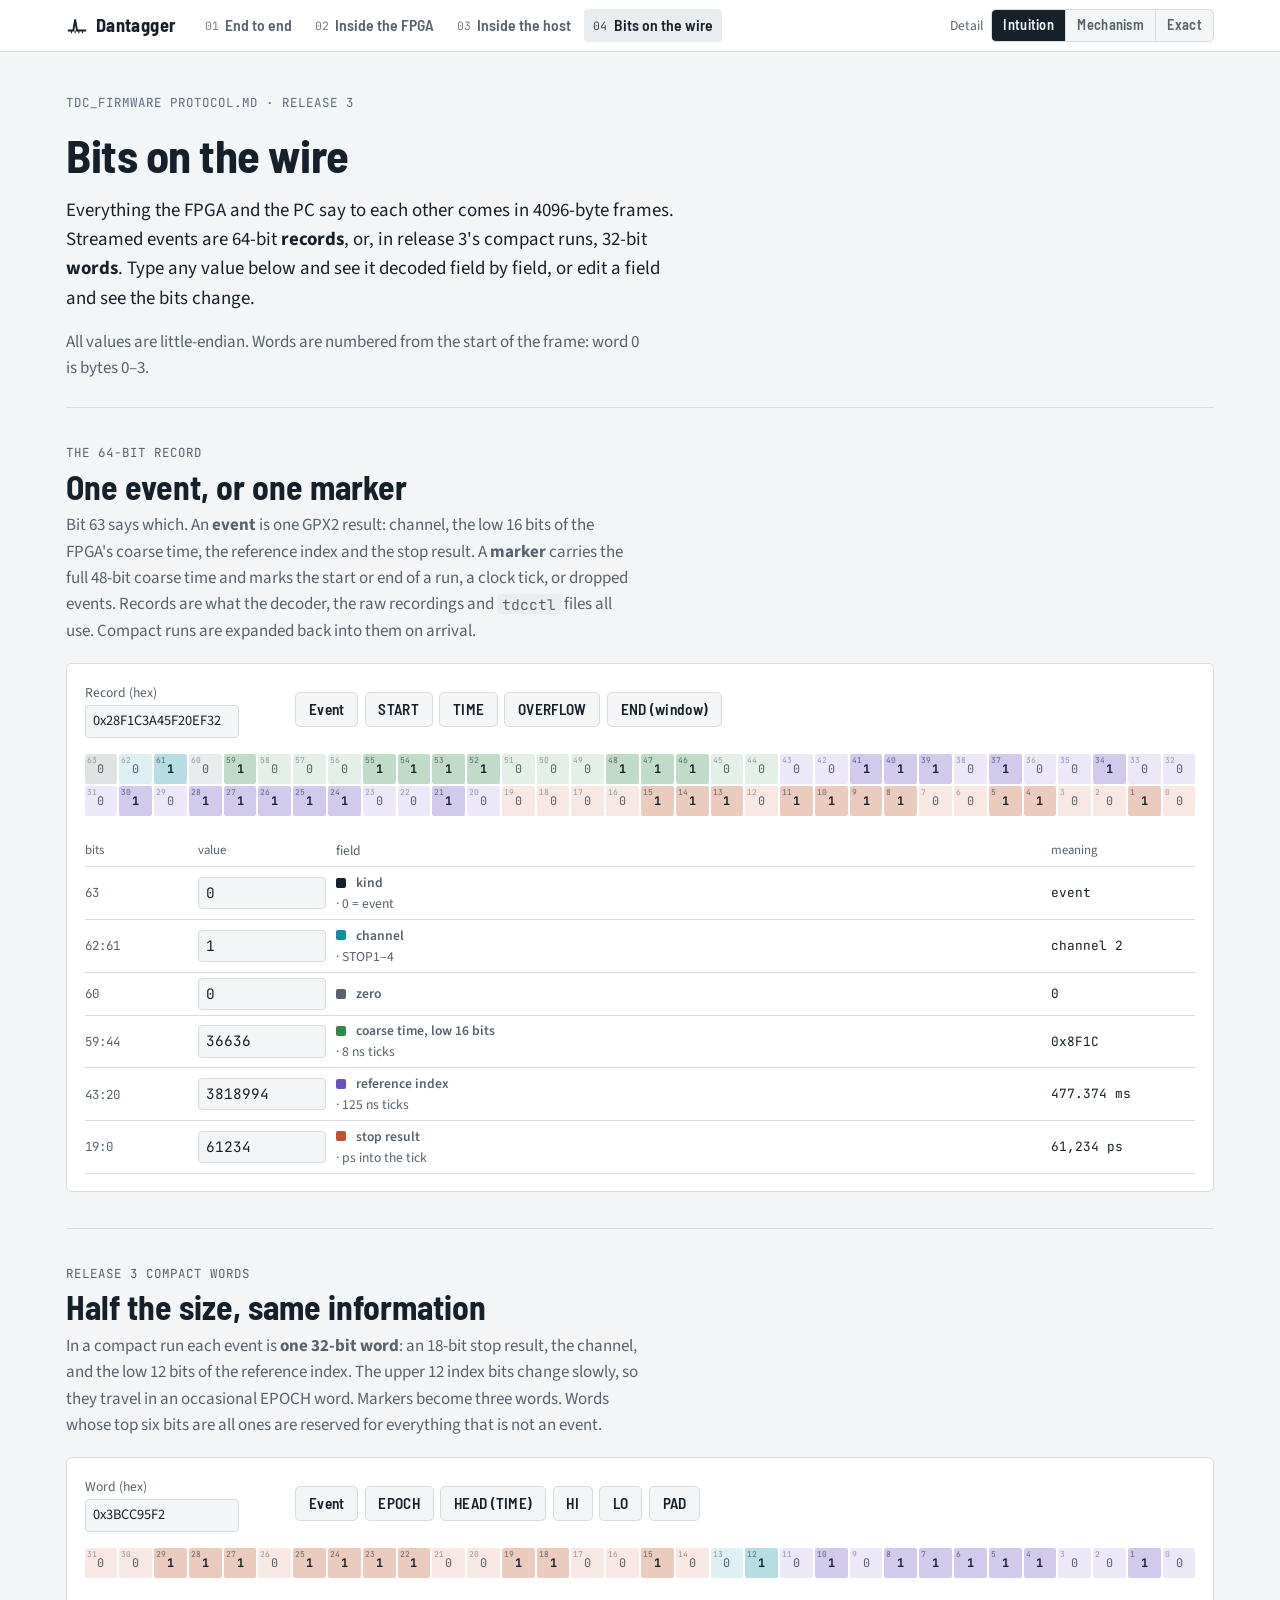
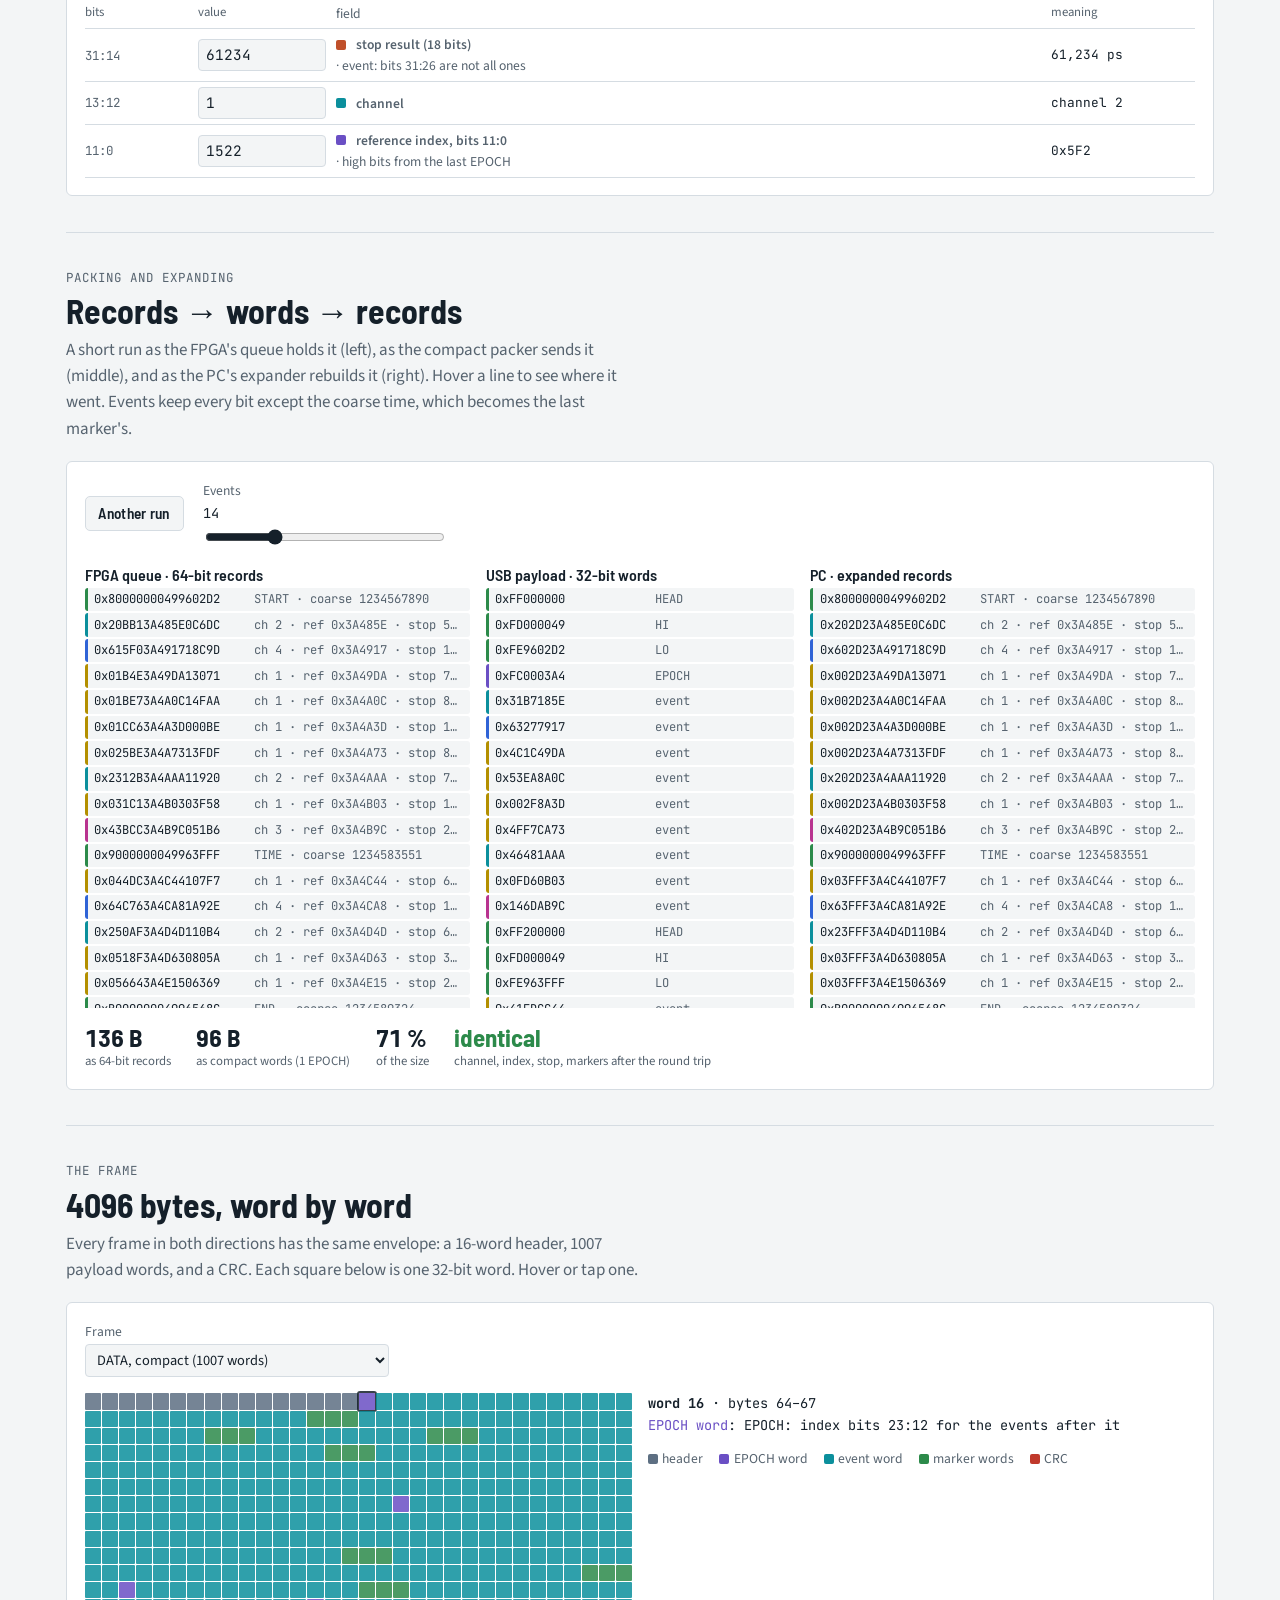
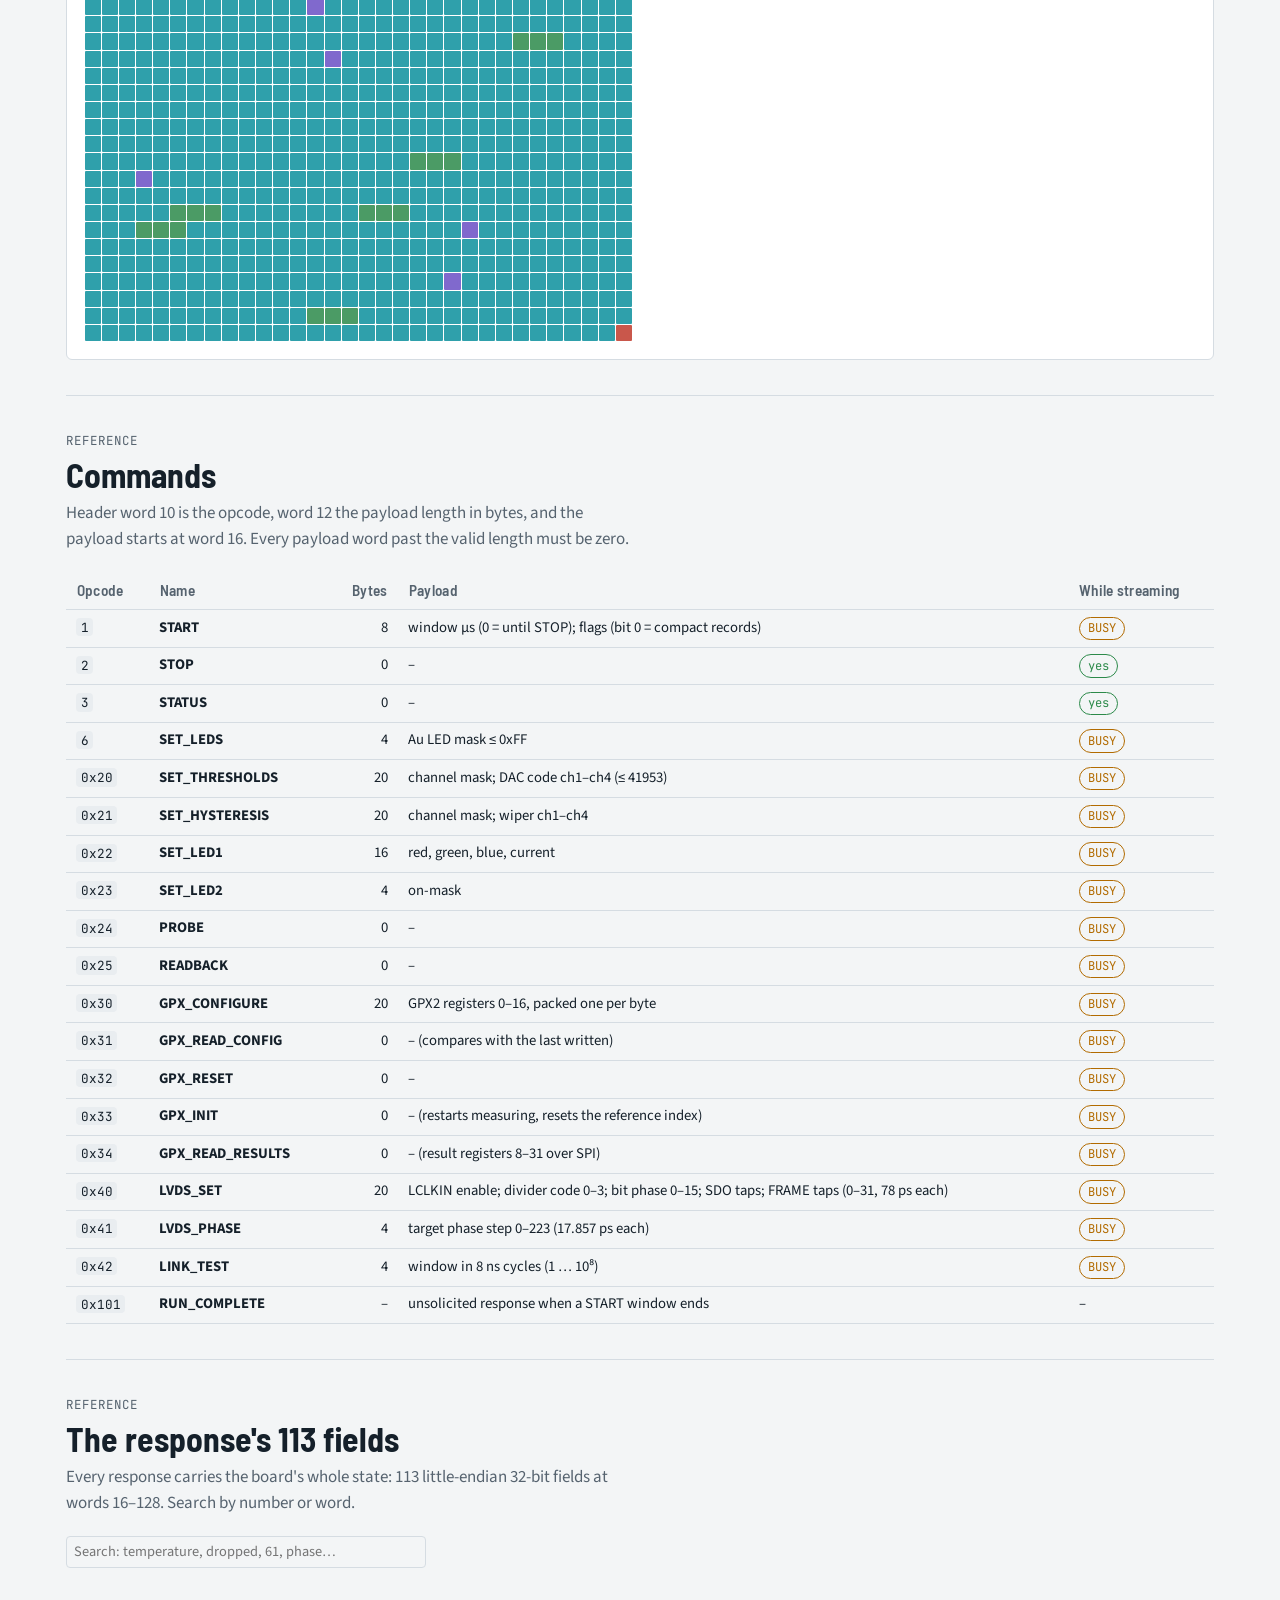
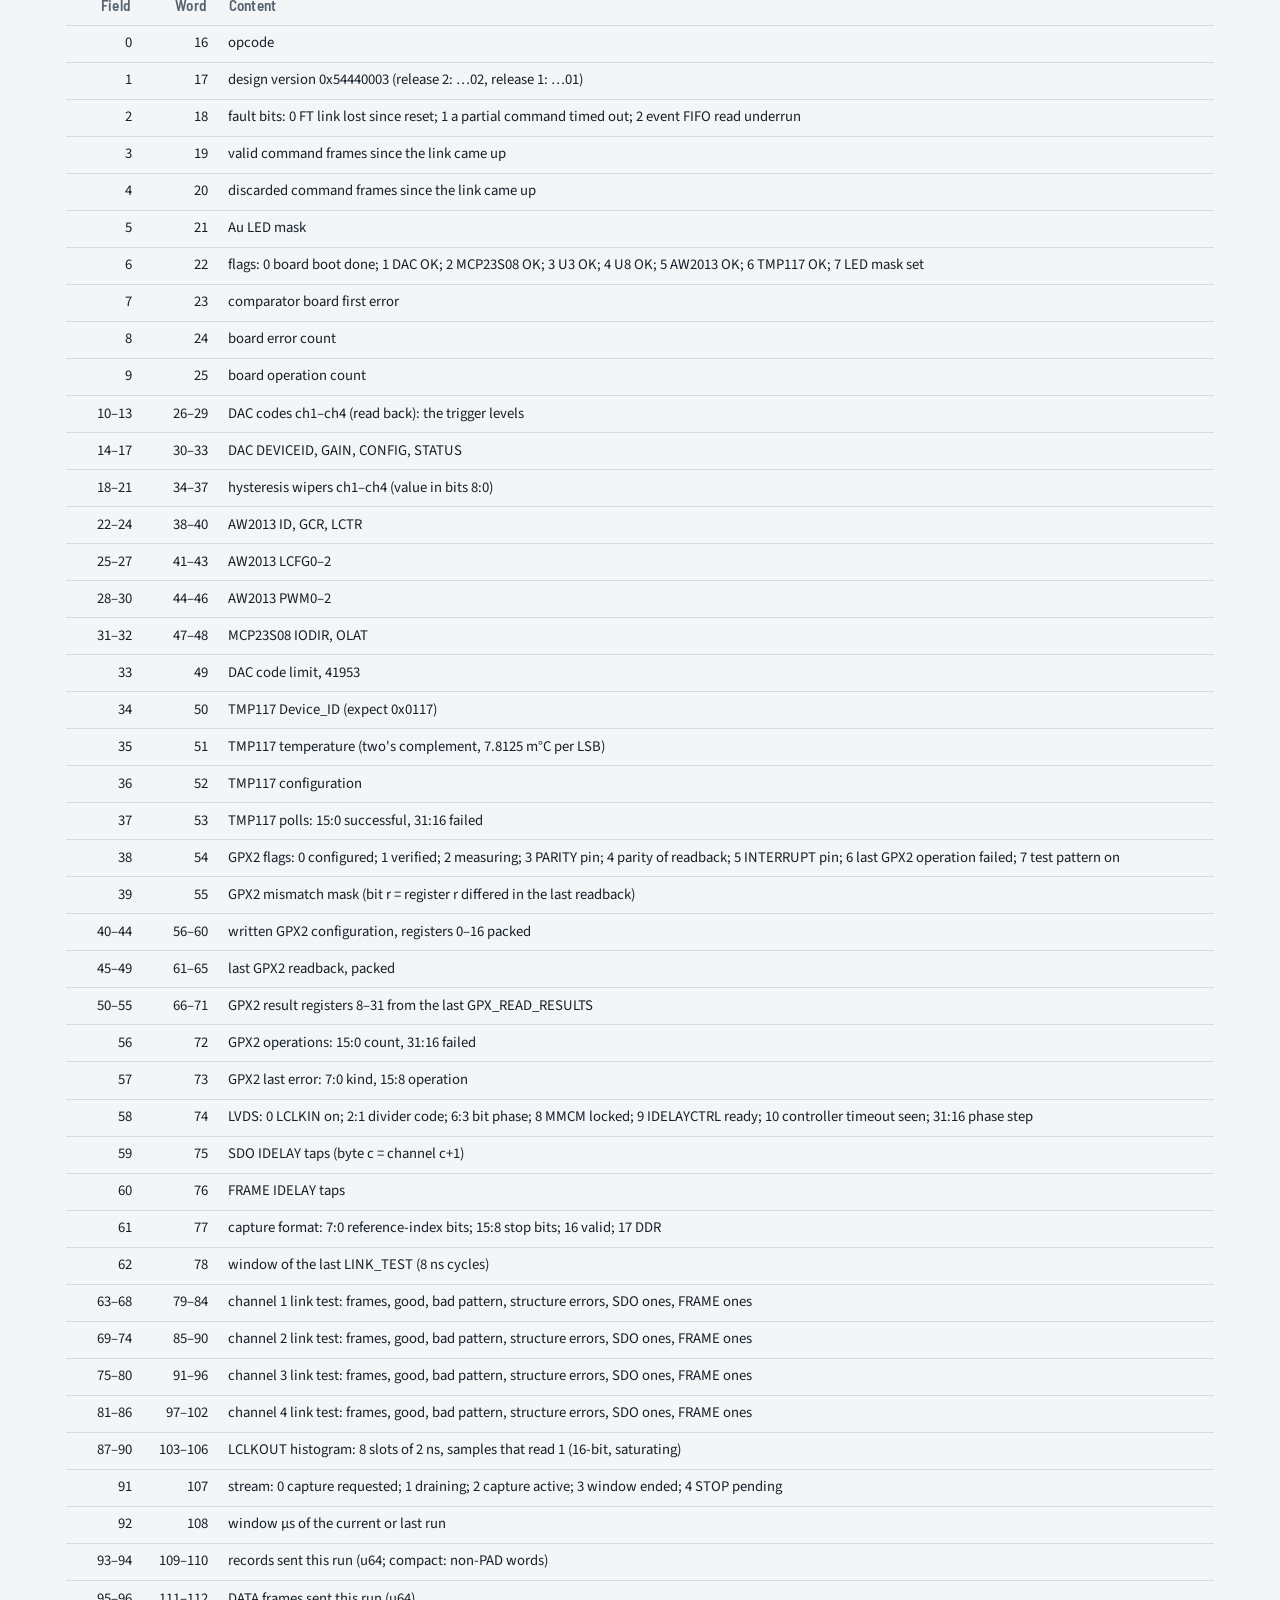
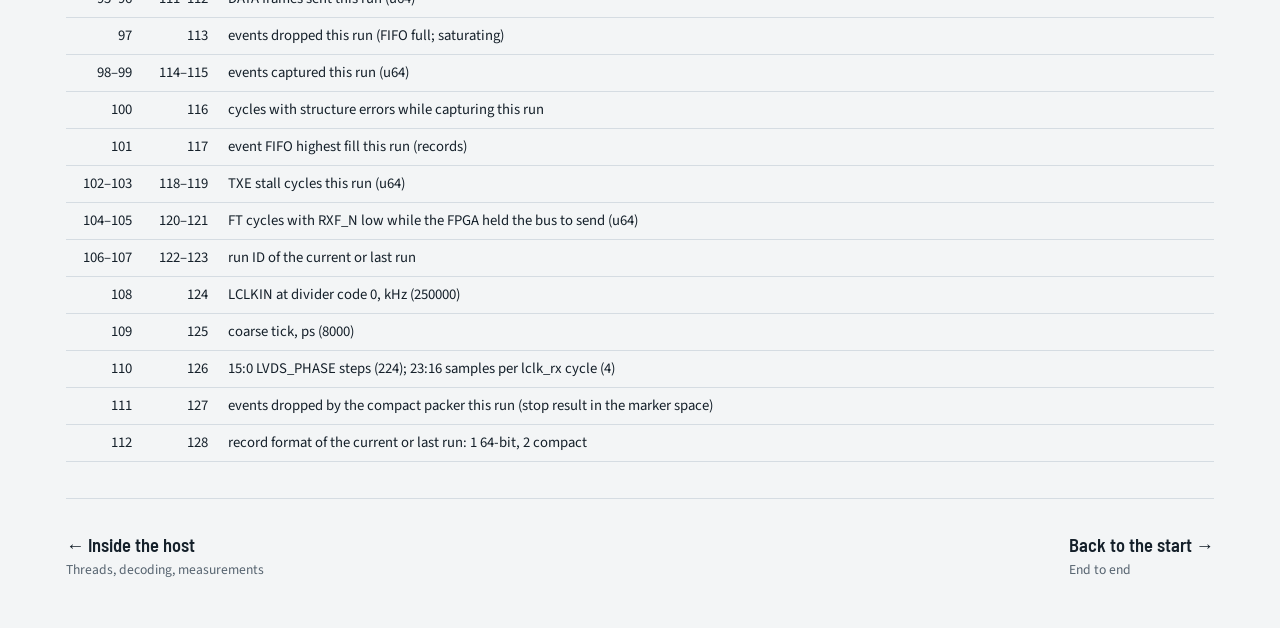
<file: artifacts/formats.html>
<!doctype html>
<html lang="en">
<head>
<meta charset="utf-8">
<meta name="viewport" content="width=device-width, initial-scale=1, viewport-fit=cover">
<title>Bits on the Wire · Dantagger</title>
<meta name="claude:viewport-fit-sides" content="cover">
<link rel="preconnect" href="https://fonts.googleapis.com">
<link rel="preconnect" href="https://fonts.gstatic.com" crossorigin>
<link rel="stylesheet" href="https://fonts.googleapis.com/css2?family=Barlow+Semi+Condensed:wght@600;700&family=JetBrains+Mono:wght@400;600&family=Source+Sans+3:wght@400;600&display=swap">
<link rel="stylesheet" href="shared.css">
<style>
  :root { padding-top: env(safe-area-inset-top, 0px); padding-bottom: env(safe-area-inset-bottom, 0px); }
  .bitgrid-box { overflow-x: auto; padding-bottom: 4px; }
  .bitgrid { display: grid; gap: 2px; min-width: 640px; }
  .bitgrid.w64 { grid-template-columns: repeat(32, minmax(0, 1fr)); }
  .bitgrid.w32 { grid-template-columns: repeat(32, minmax(0, 1fr)); }
  .bitcell { height: 30px; border-radius: 2px; display: grid; place-items: center; font-family: var(--f-mono); font-size: 0.74rem; background: var(--sunk); color: var(--muted); cursor: pointer; position: relative; border: 0; padding: 0; }
  .bitcell.one { color: var(--ink); font-weight: 700; }
  .bitcell .bi { position: absolute; top: 1px; left: 2px; font-size: 0.5rem; opacity: 0.6; font-weight: 400; }
  .bitcell.hot { outline: 2px solid var(--ink); outline-offset: -1px; }
  .fieldrow { display: grid; grid-template-columns: 6.5rem 8rem minmax(0, 1fr) 9rem; gap: 0.6rem; align-items: center; padding: 0.3rem 0; border-bottom: 1px solid var(--rule); font-size: 0.9rem; }
  @media (max-width: 700px) { .fieldrow { grid-template-columns: 5rem minmax(0, 1fr) 7rem; } .fieldrow .fdesc { grid-column: 1 / -1; } }
  .fieldrow .fbits { font-family: var(--f-mono); font-size: 0.78rem; color: var(--muted); }
  .fieldrow input { width: 100%; font-family: var(--f-mono); }
  .fieldrow .fname { font-weight: 600; display: flex; gap: 0.4rem; align-items: center; }
  .fieldrow .fdesc { color: var(--muted); font-size: 0.85rem; }
  .fieldrow.hot { background: var(--sunk); }
  .presets { display: flex; flex-wrap: wrap; gap: 0.4rem; }
  .hexin { font-family: var(--f-mono); font-size: 1rem; width: min(100%, 22ch); }

  /* pack / expand */
  .pack { display: grid; grid-template-columns: minmax(0, 1fr) minmax(0, 0.8fr) minmax(0, 1fr); gap: 1rem; }
  @media (max-width: 900px) { .pack { grid-template-columns: 1fr; } }
  .plist { display: grid; gap: 2px; font-family: var(--f-mono); font-size: 0.76rem; max-height: 420px; overflow: auto; align-content: start; }
  .pitem { display: grid; grid-template-columns: 9.5rem minmax(0, 1fr); gap: 0.5rem; padding: 0.15rem 0.4rem; border-radius: 3px; border-left: 3px solid var(--c, var(--rule)); background: var(--bg); cursor: default; }
  .pitem.hot { background: var(--sunk); outline: 1px solid var(--ink); }
  .pitem span:last-child { color: var(--muted); overflow: hidden; text-overflow: ellipsis; white-space: nowrap; }

  /* frame map */
  .fmap { display: grid; grid-template-columns: repeat(32, minmax(0, 1fr)); gap: 1px; max-width: 760px; }
  .fmap i { aspect-ratio: 1; border-radius: 1px; background: var(--sunk); cursor: pointer; }
  .fmap i.hot { outline: 2px solid var(--ink); outline-offset: 0; }
  .fword { font-family: var(--f-mono); font-size: 0.85rem; min-height: 3.2em; }

  .search { width: min(100%, 360px); }
  tr.hidden-row { display: none; }
  td code { white-space: nowrap; }
</style>
</head>
<body>
<header class="topbar">
  <div class="topbar-inner">
    <a class="brand" href="index.html">
      <svg class="brand-mark" viewBox="0 0 24 24" aria-hidden="true"><path d="M2 18h6l2-12 2 12h10" fill="none" stroke="currentColor" stroke-width="2"/><path d="M10 21v-3M14 21v-3M18 21v-3M6 21v-3" stroke="currentColor" stroke-width="1.2"/></svg>
      Dantagger
    </a>
    <nav class="nav" aria-label="Pages">
      <a href="index.html"><span class="lvl">01</span>End to end</a>
      <a href="fpga.html"><span class="lvl">02</span>Inside the FPGA</a>
      <a href="host.html"><span class="lvl">03</span>Inside the host</a>
      <a href="formats.html" aria-current="page"><span class="lvl">04</span>Bits on the wire</a>
    </nav>
    <div class="depth"><span>Detail</span>
      <div class="seg" role="group" aria-label="Level of detail">
        <button data-level="1" aria-pressed="true">Intuition</button><button data-level="2" aria-pressed="false">Mechanism</button><button data-level="3" aria-pressed="false">Exact</button>
      </div>
    </div>
  </div>
</header>

<main class="wrap">
  <div class="hero">
    <div class="eyebrow c-link">TDC_Firmware PROTOCOL.md · release 3</div>
    <h1>Bits on the wire</h1>
    <p class="lede">Everything the FPGA and the PC say to each other comes in 4096-byte frames. Streamed events are 64-bit <b>records</b>, or, in release 3's compact runs, 32-bit <b>words</b>. Type any value below and see it decoded field by field, or edit a field and see the bits change.</p>
    <p class="muted" style="max-width:72ch">All values are little-endian. Words are numbered from the start of the frame: word 0 is bytes 0–3.</p>
  </div>

  <!-- ===================================================================== -->
  <section class="chapter" id="record">
    <div class="chapter-head">
      <div class="eyebrow">The 64-bit record</div>
      <h2>One event, or one marker</h2>
      <p class="muted" style="max-width:72ch">Bit 63 says which. An <b>event</b> is one GPX2 result: channel, the low 16 bits of the FPGA's coarse time, the reference index and the stop result. A <b>marker</b> carries the full 48-bit coarse time and marks the start or end of a run, a clock tick, or dropped events. Records are what the decoder, the raw recordings and <code>tdcctl</code> files all use. Compact runs are expanded back into them on arrival.</p>
    </div>
    <div class="bench">
      <div class="controls">
        <label class="control">Record (hex)<input type="text" id="r64" class="hexin" spellcheck="false" autocomplete="off"></label>
        <div class="presets" id="r64Presets"></div>
      </div>
      <div class="bitgrid-box"><div class="bitgrid w64" id="r64Grid"></div></div>
      <div id="r64Fields"></div>
      <div class="note" data-depth="2"><b>Why only 16 coarse bits in an event?</b> A TIME marker with the full 48 bits comes whenever the low 14 bits wrap, every 131 µs, and no record is more than 8 cycles older than the one before it. So consecutive records are never more than 2¹⁵ ticks apart, and the host unwraps the 16 bits as a signed difference from the last record it saw.</div>
      <div class="note" data-depth="3">Decoder (<code>RecordDecoder::feed</code>): <code>diff = int16(coarse_low − (coarse &amp; 0xFFFF)); coarse += diff</code>. Then <code>t_cand = (ref × divisions + stop) × lsb</code>. An event with stop ≥ divisions (125 000) is counted as corrupt and skipped. An OVERFLOW marker becomes three Swabian tags: OverflowBegin at the watermark, then MissedEvents (with the count) and OverflowEnd at the marker's time.</div>
    </div>
  </section>

  <!-- ===================================================================== -->
  <section class="chapter" id="compact">
    <div class="chapter-head">
      <div class="eyebrow">Release 3 compact words</div>
      <h2>Half the size, same information</h2>
      <p class="muted" style="max-width:72ch">In a compact run each event is <b>one 32-bit word</b>: an 18-bit stop result, the channel, and the low 12 bits of the reference index. The upper 12 index bits change slowly, so they travel in an occasional EPOCH word. Markers become three words. Words whose top six bits are all ones are reserved for everything that is not an event.</p>
    </div>
    <div class="bench">
      <div class="controls">
        <label class="control">Word (hex)<input type="text" id="w32" class="hexin" spellcheck="false" autocomplete="off"></label>
        <div class="presets" id="w32Presets"></div>
      </div>
      <div class="bitgrid-box"><div class="bitgrid w32" id="w32Grid"></div></div>
      <div id="w32Fields"></div>
      <div class="note" data-depth="2">An event carries no coarse time at all. The host gives it the coarse time of the last marker, which can be up to one TIME period (131 µs) early. The decoder allows for that in its wrap budget and its watermark margin. With a 24-bit index (2.1 s per lap) this costs nothing.</div>
    </div>
  </section>

  <!-- ===================================================================== -->
  <section class="chapter" id="pack">
    <div class="chapter-head">
      <div class="eyebrow">Packing and expanding</div>
      <h2>Records → words → records</h2>
      <p class="muted" style="max-width:72ch">A short run as the FPGA's queue holds it (left), as the compact packer sends it (middle), and as the PC's expander rebuilds it (right). Hover a line to see where it went. Events keep every bit except the coarse time, which becomes the last marker's.</p>
    </div>
    <div class="bench">
      <div class="controls">
        <button class="btn" id="packNew">Another run</button>
        <label class="control">Events <output id="packNOut"></output><input type="range" id="packN" min="4" max="40" value="14"></label>
      </div>
      <div class="pack">
        <div><div class="bench-title" style="font-size:1rem">FPGA queue · 64-bit records</div><div class="plist" id="pkIn"></div></div>
        <div><div class="bench-title" style="font-size:1rem">USB payload · 32-bit words</div><div class="plist" id="pkWords"></div></div>
        <div><div class="bench-title" style="font-size:1rem">PC · expanded records</div><div class="plist" id="pkOut"></div></div>
      </div>
      <div class="stat-row" id="pkStats"></div>
      <div class="note" data-depth="3">Rules (PROTOCOL.md 3.4): an EPOCH word comes before an event whenever bits 23:12 of its index differ from the last EPOCH of the run (always before the run's first event), and only then. The EPOCH and its event are in the same frame. A marker's three words are always in one frame. A frame payload is always 1007 words, with PAD (0xFFFFFFFF) after the last record. The host-side code is <code>tdcctl::CompactExpander</code>. <code>CompactPacker</code> is the FPGA's packer in software, checked word for word against 33 compact frames from the RTL simulation.</div>
    </div>
  </section>

  <!-- ===================================================================== -->
  <section class="chapter" id="frame">
    <div class="chapter-head">
      <div class="eyebrow">The frame</div>
      <h2>4096 bytes, word by word</h2>
      <p class="muted" style="max-width:72ch">Every frame in both directions has the same envelope: a 16-word header, 1007 payload words, and a CRC. Each square below is one 32-bit word. Hover or tap one.</p>
    </div>
    <div class="bench">
      <div class="controls">
        <label class="control">Frame
          <select id="fmKind">
            <option value="compact">DATA, compact (1007 words)</option>
            <option value="data64">DATA, 64-bit records (503 records)</option>
            <option value="data64p">DATA, 64-bit, flushed after 1 ms (120 records)</option>
            <option value="command">COMMAND (GPX_CONFIGURE)</option>
            <option value="response">RESPONSE (113 fields)</option>
          </select>
        </label>
      </div>
      <div class="grid cols-2" style="align-items:start">
        <div class="fmap" id="fmap" role="group" aria-label="1024 words of a frame"></div>
        <div style="display:grid;gap:.7rem">
          <div class="fword" id="fword"></div>
          <div class="legend" id="fmLegend"></div>
          <div class="scroll-x" data-depth="2">
            <table>
              <thead><tr><th>Word</th><th>Header field</th></tr></thead>
              <tbody>
                <tr><td>0–1</td><td>magic <code>AU2FT601</code></td></tr>
                <tr><td>2</td><td>version 1 (bits 15:0), type (31:16): 1 DATA, 2 COMMAND, 3 RESPONSE</td></tr>
                <tr><td>3</td><td>frame length, 4096</td></tr>
                <tr><td>4–5</td><td>run ID</td></tr>
                <tr><td>6–7</td><td>DATA: sequence in the run · COMMAND/RESPONSE: transaction ID</td></tr>
                <tr><td>8–9</td><td>DATA: records sent in this run before this frame (compact: non-PAD words)</td></tr>
                <tr><td>10</td><td>COMMAND/RESPONSE: opcode · DATA: record format, 1 = 64-bit, 2 = compact</td></tr>
                <tr><td>11</td><td>0</td></tr>
                <tr><td>12</td><td>valid payload bytes</td></tr>
                <tr><td>13</td><td>RESPONSE: status · otherwise 0</td></tr>
                <tr><td>14–15</td><td>DATA: FT-clock timestamp when the frame was built</td></tr>
                <tr><td>1023</td><td>CRC-32/ISO-HDLC over bytes 0–4091</td></tr>
              </tbody>
            </table>
          </div>
        </div>
      </div>
      <div class="note" data-depth="3">The FPGA silently drops (and counts in field 4) any COMMAND frame with a bad magic, version or type, a length other than 4096, a nonzero offset, seed, flags or timestamp word, a byte-enable other than 1111 on any word, a CRC error, or a partial frame left idle for 10 ms. Only one command may be outstanding, and every accepted frame gets exactly one RESPONSE. A DATA frame is built when 503 records (compact: 1007 words) are waiting, when records have waited 1 ms, or at once while a run ends.</div>
    </div>
  </section>

  <!-- ===================================================================== -->
  <section class="chapter" id="commands">
    <div class="chapter-head">
      <div class="eyebrow">Reference</div>
      <h2>Commands</h2>
      <p class="muted" style="max-width:72ch">Header word 10 is the opcode, word 12 the payload length in bytes, and the payload starts at word 16. Every payload word past the valid length must be zero.</p>
    </div>
    <div class="scroll-x">
      <table>
        <thead><tr><th>Opcode</th><th>Name</th><th class="num">Bytes</th><th>Payload</th><th>While streaming</th></tr></thead>
        <tbody id="cmdBody"></tbody>
      </table>
    </div>
    <div class="grid cols-2" data-depth="2">
      <div class="scroll-x">
        <table>
          <thead><tr><th>Status</th><th>Meaning</th></tr></thead>
          <tbody>
            <tr><td>0 OK</td><td>done</td></tr>
            <tr><td>1 BAD_COMMAND</td><td>unknown opcode</td></tr>
            <tr><td>2 BAD_ARGUMENT</td><td>bad length, value or nonzero padding; nothing is done</td></tr>
            <tr><td>3 BUSY</td><td>not allowed while streaming; nothing is done</td></tr>
            <tr><td>5 DEVICE_ERROR</td><td>it ran, but a device NACKed, a readback did not match, or a bus timed out</td></tr>
            <tr><td>6 NOT_READY</td><td>START: GPX2 not measuring with a verified configuration, LCLKIN off, clocks not locked, or (compact) the format does not allow compact records</td></tr>
          </tbody>
        </table>
        <p class="muted" style="font-size:.85rem;margin-top:.5rem">When several apply, the first in this order wins: BAD_COMMAND, BAD_ARGUMENT, BUSY, NOT_READY, DEVICE_ERROR.</p>
      </div>
      <div class="prose" data-depth="3">
        <h4>GPX_CONFIGURE board rules</h4>
        <p>The FPGA refuses the command (BAD_ARGUMENT, nothing sent to the chip) unless:</p>
        <ul>
          <li>register 0 bit 4 <code>PIN_ENA_REFCLK</code> = 1 (REFCLK comes from the LMK1D1204);</li>
          <li>register 1: <code>HIGH_RESOLUTION</code> ≠ 3, <code>CHANNEL_COMBINE</code> ≠ 3;</li>
          <li>registers 3–5: 1 ≤ <code>REFCLK_DIVISIONS</code> ≤ 2^stop_bits − 1;</li>
          <li>register 7 bit 7 <code>REFCLK_BY_XOSC</code> = 0;</li>
          <li>the fixed bits: register 5 bits 7:4 = 0, register 6 bits 7:5 = 110 and 3:0 = 0, register 7 bit 6 = 1 and 3:0 = 0011, registers 8–15 = A1 13 00 0A CC CC F1 7D, register 16 = 0.</li>
        </ul>
        <p>Then: power the chip's logic off and on (0x30), write (0x80), read back and compare all 17 bytes, INIT (0x18) only if they match, and read back again.</p>
      </div>
    </div>
  </section>

  <!-- ===================================================================== -->
  <section class="chapter" id="status">
    <div class="chapter-head">
      <div class="eyebrow">Reference</div>
      <h2>The response's 113 fields</h2>
      <p class="muted" style="max-width:72ch">Every response carries the board's whole state: 113 little-endian 32-bit fields at words 16–128. Search by number or word.</p>
    </div>
    <input type="text" class="search" id="fieldSearch" placeholder="Search: temperature, dropped, 61, phase…" aria-label="Search response fields">
    <div class="scroll-x">
      <table>
        <thead><tr><th class="num">Field</th><th class="num">Word</th><th>Content</th></tr></thead>
        <tbody id="fieldBody"></tbody>
      </table>
    </div>
  </section>

  <div class="next-page">
    <a href="host.html">← Inside the host<small>Threads, decoding, measurements</small></a>
    <a href="index.html">Back to the start →<small>End to end</small></a>
  </div>
</main>

<script src="shared.js"></script>
<script>
(function () {
  const hex = (v, n) => "0x" + v.toString(16).toUpperCase().padStart(n, "0");
  const COL = { kind: "--ink", ch: "--ch2", zero: "--muted", coarse: "--fpga", ref: "--board", stop: "--host", type: "--ink", info: "--warn", pfx: "--link" };

  // ===========================================================================
  // generic field inspector
  // ===========================================================================
  function inspector({ width, input, grid, fields, presets, layoutOf, initial }) {
    let value = initial;
    const W = BigInt(width);
    const mask = (1n << W) - 1n;
    const get = (hi, lo) => (value >> BigInt(lo)) & ((1n << BigInt(hi - lo + 1)) - 1n);
    const set = (hi, lo, v) => { const m = ((1n << BigInt(hi - lo + 1)) - 1n) << BigInt(lo); value = (value & ~m) | ((BigInt(v) << BigInt(lo)) & m); };
    let hotField = -1;
    presets.forEach(([label, v]) => {
      const b = document.createElement("button");
      b.className = "btn"; b.textContent = label;
      b.addEventListener("click", () => { value = v; render(); });
      document.getElementById(input + "Presets").appendChild(b);
    });
    const inp = document.getElementById(input);
    inp.addEventListener("input", () => {
      const s = inp.value.trim().replace(/^0x/i, "").replace(/[_\s]/g, "");
      if (/^[0-9a-f]+$/i.test(s) && s.length <= width / 4) { value = BigInt("0x" + s) & mask; render(true); }
    });
    function render(fromInput) {
      const layout = layoutOf(value, get);
      if (!fromInput) inp.value = hex(value, width / 4);
      // bits, MSB first, in rows of 32
      const g = document.getElementById(grid);
      g.innerHTML = "";
      for (let b = width - 1; b >= 0; b--) {
        const fi = layout.findIndex((f) => b <= f.hi && b >= f.lo);
        const f = layout[fi];
        const one = ((value >> BigInt(b)) & 1n) === 1n;
        const cell = document.createElement("button");
        cell.className = "bitcell" + (one ? " one" : "") + (fi === hotField ? " hot" : "");
        cell.innerHTML = `<span class="bi">${b}</span>${one ? 1 : 0}`;
        cell.style.background = `color-mix(in srgb, var(${COL[f.k]}) ${one ? 30 : 13}%, var(--panel))`;
        cell.title = `bit ${b}: ${f.name}`;
        cell.setAttribute("aria-label", `bit ${b}, ${one ? 1 : 0}, ${f.name}; click to flip`);
        cell.addEventListener("click", () => { value ^= 1n << BigInt(b); render(); });
        cell.addEventListener("mouseenter", () => { hotField = fi; highlight(); });
        cell.addEventListener("mouseleave", () => { hotField = -1; highlight(); });
        g.appendChild(cell);
      }
      const fe = document.getElementById(fields);
      fe.innerHTML = `<div class="fieldrow" style="color:var(--muted);font-size:.8rem"><span>bits</span><span>value</span><span class="fdesc">field</span><span>meaning</span></div>` +
        layout.map((f, i) => {
          const v = get(f.hi, f.lo);
          const editable = f.edit !== false;
          return `<div class="fieldrow" data-fi="${i}"><span class="fbits">${f.hi === f.lo ? f.hi : f.hi + ":" + f.lo}</span>
            ${editable ? `<input type="text" data-fi="${i}" value="${v.toString()}" aria-label="${f.name}">` : `<span class="mono">${v.toString()}</span>`}
            <span class="fdesc"><span class="fname"><span class="sw" style="background:var(${COL[f.k]})"></span>${f.name}</span>${f.desc ? f.desc : ""}</span>
            <span class="mono" style="font-size:.8rem">${f.show ? f.show(v) : hex(v, Math.ceil((f.hi - f.lo + 1) / 4))}</span></div>`;
        }).join("");
      fe.querySelectorAll("input").forEach((el) => el.addEventListener("change", () => {
        const f = layout[+el.dataset.fi];
        let v; try { v = BigInt(el.value.trim()); } catch (e) { return; }
        const max = (1n << BigInt(f.hi - f.lo + 1)) - 1n;
        if (v < 0n) v = 0n; if (v > max) v = max;
        set(f.hi, f.lo, v); render();
      }));
      fe.querySelectorAll(".fieldrow[data-fi]").forEach((row) => {
        row.addEventListener("mouseenter", () => { hotField = +row.dataset.fi; highlight(); });
        row.addEventListener("mouseleave", () => { hotField = -1; highlight(); });
      });
      DT.setDepth(DT.level);
    }
    function highlight() {
      const layout = layoutOf(value, get);
      document.querySelectorAll(`#${grid} .bitcell`).forEach((c, idx) => {
        const b = width - 1 - idx;
        const fi = layout.findIndex((f) => b <= f.hi && b >= f.lo);
        c.classList.toggle("hot", fi === hotField && hotField >= 0);
      });
      document.querySelectorAll(`#${fields} .fieldrow[data-fi]`).forEach((r) => r.classList.toggle("hot", +r.dataset.fi === hotField));
    }
    render();
  }

  // ===========================================================================
  // 64-bit records
  // ===========================================================================
  const MK = ["START", "TIME", "OVERFLOW", "END", "type 4 (unused)", "type 5 (unused)", "type 6 (unused)", "type 7 (unused)"];
  const ev64 = (ch, coarse, ref, stop) => (BigInt(ch) << 61n) | ((BigInt(coarse) & 0xFFFFn) << 44n) | (BigInt(ref) << 20n) | BigInt(stop);
  const mk64 = (type, info, coarse) => (1n << 63n) | (BigInt(type) << 60n) | (BigInt(info) << 48n) | BigInt(coarse);
  inspector({
    width: 64, input: "r64", grid: "r64Grid", fields: "r64Fields",
    initial: ev64(1, 0x8F1C, 3818994, 61234),
    presets: [["Event", ev64(1, 0x8F1C, 3818994, 61234)], ["START", mk64(0, 0, 1234567890)], ["TIME", mk64(1, 0, 1234583551)], ["OVERFLOW", mk64(2, 37, 1234590002)], ["END (window)", mk64(3, 1, 1359567890)]],
    layoutOf: (v, get) => get(63, 63) === 0n ? [
      { hi: 63, lo: 63, k: "kind", name: "kind", desc: " · 0 = event", show: () => "event", edit: true },
      { hi: 62, lo: 61, k: "ch", name: "channel", desc: " · STOP1–4", show: (x) => "channel " + (Number(x) + 1) },
      { hi: 60, lo: 60, k: "zero", name: "zero", show: (x) => (x ? "must be 0" : "0") },
      { hi: 59, lo: 44, k: "coarse", name: "coarse time, low 16 bits", desc: " · 8 ns ticks", show: (x) => hex(x, 4) },
      { hi: 43, lo: 20, k: "ref", name: "reference index", desc: " · 125 ns ticks", show: (x) => DT.fmtTime(Number(x) * 125000, 6) },
      { hi: 19, lo: 0, k: "stop", name: "stop result", desc: " · ps into the tick", show: (x) => (x >= 125000n ? "≥ 125 000: corrupt" : DT.fmtInt(Number(x)) + " ps") },
    ] : [
      { hi: 63, lo: 63, k: "kind", name: "kind", desc: " · 1 = marker", show: () => "marker" },
      { hi: 62, lo: 60, k: "type", name: "marker type", show: (x) => MK[Number(x)] },
      { hi: 59, lo: 48, k: "info", name: "info", desc: " · OVERFLOW: events dropped (saturates at 4095); END: 1 = window ended", show: (x) => DT.fmtInt(Number(x)) },
      { hi: 47, lo: 0, k: "coarse", name: "coarse time, 48 bits", desc: " · 8 ns ticks since power-up", show: (x) => (Number(x) * 8e-9).toFixed(6) + " s" },
    ],
  });

  // ===========================================================================
  // compact words
  // ===========================================================================
  const evW = (stop, ch, low) => (BigInt(stop) << 14n) | (BigInt(ch) << 12n) | BigInt(low);
  inspector({
    width: 32, input: "w32", grid: "w32Grid", fields: "w32Fields",
    initial: evW(61234, 1, 0x5F2),
    presets: [["Event", evW(61234, 1, 0x5F2)], ["EPOCH", 0xFC000000n | 0x3A4n], ["HEAD (TIME)", 0xFF000000n | (1n << 21n)], ["HI", 0xFD000000n | 0x49n], ["LO", 0xFE000000n | 0x9AB7FFn], ["PAD", 0xFFFFFFFFn]],
    layoutOf: (v, get) => {
      const top = Number(get(31, 24));
      if (get(31, 26) !== 0x3Fn) return [
        { hi: 31, lo: 14, k: "stop", name: "stop result (18 bits)", desc: " · event: bits 31:26 are not all ones", show: (x) => DT.fmtInt(Number(x)) + " ps" },
        { hi: 13, lo: 12, k: "ch", name: "channel", show: (x) => "channel " + (Number(x) + 1) },
        { hi: 11, lo: 0, k: "ref", name: "reference index, bits 11:0", desc: " · high bits from the last EPOCH", show: (x) => hex(x, 3) },
      ];
      if (v === 0xFFFFFFFFn) return [{ hi: 31, lo: 0, k: "pfx", name: "PAD", desc: " · fills the frame after the last record", show: () => "nothing" }];
      if (top === 0xFC) return [
        { hi: 31, lo: 24, k: "pfx", name: "EPOCH prefix 0xFC", show: () => "EPOCH" },
        { hi: 23, lo: 12, k: "zero", name: "zero", show: (x) => (x ? "must be 0" : "0") },
        { hi: 11, lo: 0, k: "ref", name: "reference index bits 23:12", desc: " · for the events that follow", show: (x) => hex(x, 3) },
      ];
      if (top === 0xFD) return [{ hi: 31, lo: 24, k: "pfx", name: "HI prefix 0xFD", show: () => "HI" }, { hi: 23, lo: 0, k: "coarse", name: "coarse time bits 47:24", show: (x) => hex(x, 6) }];
      if (top === 0xFE) return [{ hi: 31, lo: 24, k: "pfx", name: "LO prefix 0xFE", show: () => "LO" }, { hi: 23, lo: 0, k: "coarse", name: "coarse time bits 23:0", show: (x) => hex(x, 6) }];
      if (top === 0xFF) return [
        { hi: 31, lo: 24, k: "pfx", name: "HEAD prefix 0xFF", desc: " · then HI and LO", show: () => "HEAD" },
        { hi: 23, lo: 21, k: "type", name: "marker type", show: (x) => MK[Number(x)] },
        { hi: 20, lo: 9, k: "info", name: "info", desc: " · as bits 59:48 of a 64-bit marker", show: (x) => DT.fmtInt(Number(x)) },
        { hi: 8, lo: 0, k: "zero", name: "zero", show: (x) => (x ? "must be 0" : "0") },
      ];
      return [{ hi: 31, lo: 24, k: "pfx", name: "reserved prefix " + hex(BigInt(top), 2), desc: " · not a valid word: the expander rejects the frame", show: () => "invalid" }, { hi: 23, lo: 0, k: "zero", name: "–", show: (x) => hex(x, 6) }];
    },
  });

  // ===========================================================================
  // pack / expand
  // ===========================================================================
  let pseed = 5;
  function makeRun(nEv) {
    const r = DT.rng(pseed * 977);
    const recs = [];
    let coarse = 1234567890, ref = 3818000 + Math.floor(r() * 3000);
    recs.push({ kind: "m", type: 0, info: 0, coarse });
    let lastTimeMark = coarse;
    let added = 0;
    while (added < nEv) {
      coarse += 20 + Math.floor(r() * 3000);
      ref += 4 + Math.floor(r() * 3000 / 15.6);
      if (Math.floor(coarse / 16384) !== Math.floor(lastTimeMark / 16384)) { recs.push({ kind: "m", type: 1, info: 0, coarse: Math.floor(coarse / 16384) * 16384 - 1 }); lastTimeMark = coarse; }
      if (r() < 0.05) { recs.push({ kind: "m", type: 2, info: 1 + Math.floor(r() * 30), coarse }); }
      recs.push({ kind: "e", ch: Math.floor(r() * 4), coarse, ref: ref & 0xFFFFFF, stop: Math.floor(r() * 125000) });
      added++;
    }
    recs.push({ kind: "m", type: 3, info: 0, coarse: coarse + 40 });
    return recs;
  }
  function pack(recs) {
    const words = []; let epoch = -1;
    recs.forEach((rc, i) => {
      if (rc.kind === "e") {
        const e = rc.ref >> 12;
        if (e !== epoch) { words.push({ w: (0xFC000000 | e) >>> 0, t: "EPOCH", src: i }); epoch = e; }
        words.push({ w: ((rc.stop << 14) | (rc.ch << 12) | (rc.ref & 0xFFF)) >>> 0, t: "event", src: i });
      } else {
        words.push({ w: (0xFF000000 | (rc.type << 21) | (rc.info << 9)) >>> 0, t: "HEAD", src: i });
        words.push({ w: (0xFD000000 | Math.floor(rc.coarse / 16777216)) >>> 0, t: "HI", src: i });
        words.push({ w: (0xFE000000 | (rc.coarse % 16777216)) >>> 0, t: "LO", src: i });
      }
    });
    return words;
  }
  function expand(words) {
    const out = []; let epoch = 0, coarse = 0;
    for (let i = 0; i < words.length; i++) {
      const w = words[i].w, top = w >>> 24;
      if ((w >>> 26) !== 0x3F) { out.push({ kind: "e", ch: (w >>> 12) & 3, ref: (epoch << 12) | (w & 0xFFF), stop: w >>> 14, coarse, src: words[i].src, from: [i] }); }
      else if (top === 0xFC) { epoch = w & 0xFFF; }
      else if (top === 0xFF) {
        const hi = words[i + 1].w & 0xFFFFFF, lo = words[i + 2].w & 0xFFFFFF;
        coarse = hi * 16777216 + lo;
        out.push({ kind: "m", type: (w >>> 21) & 7, info: (w >>> 9) & 0xFFF, coarse, src: words[i].src, from: [i, i + 1, i + 2] });
        i += 2;
      }
    }
    return out;
  }
  const r64hex = (rc) => rc.kind === "e"
    ? hex((BigInt(rc.ch) << 61n) | ((BigInt(rc.coarse) & 0xFFFFn) << 44n) | (BigInt(rc.ref) << 20n) | BigInt(rc.stop), 16)
    : hex((1n << 63n) | (BigInt(rc.type) << 60n) | (BigInt(rc.info) << 48n) | BigInt(rc.coarse), 16);
  const desc = (rc) => rc.kind === "e" ? `ch ${rc.ch + 1} · ref ${hex(BigInt(rc.ref), 6)} · stop ${rc.stop} · coarse …${(rc.coarse & 0xFFFF).toString(16).toUpperCase()}` : `${MK[rc.type]}${rc.type === 2 ? " " + rc.info : ""} · coarse ${rc.coarse}`;
  const colorOf = (t, ch) => t === "e" || t === "event" ? `var(--ch${ch + 1})` : t === "EPOCH" ? "var(--board)" : "var(--fpga)";
  function renderPack() {
    const n = +document.getElementById("packN").value;
    document.getElementById("packNOut").textContent = n;
    const recs = makeRun(n), words = pack(recs), back = expand(words);
    const inEl = document.getElementById("pkIn"), wEl = document.getElementById("pkWords"), oEl = document.getElementById("pkOut");
    inEl.innerHTML = recs.map((rc, i) => `<div class="pitem" data-src="${i}" style="--c:${rc.kind === "e" ? `var(--ch${rc.ch + 1})` : "var(--fpga)"}"><span>${r64hex(rc)}</span><span>${desc(rc)}</span></div>`).join("");
    wEl.innerHTML = words.map((w, i) => `<div class="pitem" data-src="${w.src}" data-w="${i}" style="--c:${w.t === "event" ? `var(--ch${recs[w.src].ch + 1})` : w.t === "EPOCH" ? "var(--board)" : "var(--fpga)"}"><span>${hex(BigInt(w.w), 8)}</span><span>${w.t}</span></div>`).join("");
    oEl.innerHTML = back.map((rc) => {
      const orig = recs[rc.src];
      const changed = rc.kind === "e" && rc.coarse !== orig.coarse;
      return `<div class="pitem" data-src="${rc.src}" style="--c:${rc.kind === "e" ? `var(--ch${rc.ch + 1})` : "var(--fpga)"}"><span>${r64hex(rc)}</span><span>${desc(rc)}${changed ? ` <b style="color:var(--warn)">(marker's coarse)</b>` : ""}</span></div>`;
    }).join("");
    const same = back.every((rc) => { const o = recs[rc.src]; return rc.kind === o.kind && (rc.kind === "m" ? rc.type === o.type && rc.info === o.info && rc.coarse === o.coarse : rc.ch === o.ch && rc.ref === o.ref && rc.stop === o.stop); });
    const ep = words.filter((w) => w.t === "EPOCH").length;
    document.getElementById("pkStats").innerHTML = `<div class="stat"><b>${recs.length * 8} B</b><span>as 64-bit records</span></div><div class="stat"><b>${words.length * 4} B</b><span>as compact words (${ep} EPOCH)</span></div><div class="stat"><b>${((words.length * 4) / (recs.length * 8) * 100).toFixed(0)} %</b><span>of the size</span></div><div class="stat"><b style="color:${same ? "var(--good)" : "var(--bad)"}">${same ? "identical" : "differs"}</b><span>channel, index, stop, markers after the round trip</span></div>`;
    document.querySelectorAll("#pack .pitem").forEach((el) => {
      el.addEventListener("mouseenter", () => document.querySelectorAll(`#pack .pitem[data-src="${el.dataset.src}"]`).forEach((x) => x.classList.add("hot")));
      el.addEventListener("mouseleave", () => document.querySelectorAll("#pack .pitem.hot").forEach((x) => x.classList.remove("hot")));
    });
  }
  document.getElementById("packNew").addEventListener("click", () => { pseed++; renderPack(); });
  document.getElementById("packN").addEventListener("input", renderPack);
  renderPack();

  // ===========================================================================
  // frame map
  // ===========================================================================
  const fmap = document.getElementById("fmap");
  for (let i = 0; i < 1024; i++) { const c = document.createElement("i"); c.dataset.w = i; fmap.appendChild(c); }
  const REGIONS = {
    header: ["--link", "header"], crc: ["--bad", "CRC"], zero: ["--sunk", "zero / unused"], pad: ["--rule", "PAD"],
    rec: ["--ch2", "record"], ev: ["--ch2", "event word"], epoch: ["--board", "EPOCH word"], marker: ["--fpga", "marker words"], field: ["--host", "response field"], arg: ["--host", "argument"],
  };
  function headerText(i, kind) {
    const isData = kind.startsWith("data") || kind === "compact";
    const t = { 0: "magic \"AU2F\"", 1: "magic \"T601\"", 2: `version 1 · type ${isData ? "1 DATA" : kind === "command" ? "2 COMMAND" : "3 RESPONSE"}`, 3: "frame length 4096", 4: "run ID, low", 5: "run ID, high",
      6: isData ? "sequence in the run, low" : "transaction ID, low", 7: isData ? "sequence, high" : "transaction ID, high",
      8: isData ? "records sent before this frame, low" : "0", 9: isData ? "… high" : "0",
      10: isData ? `record format ${kind === "compact" ? 2 : 1}` : "opcode " + (kind === "command" ? "0x30 GPX_CONFIGURE" : "(echoed)"), 11: "0",
      12: `valid payload bytes: ${kind === "compact" ? 4028 : kind === "data64" ? 4024 : kind === "data64p" ? 960 : kind === "command" ? 20 : 452}`,
      13: kind === "response" ? "status (0 OK …)" : "0", 14: isData ? "FT-clock timestamp, low" : "0", 15: isData ? "FT-clock timestamp, high" : "0" };
    return t[i];
  }
  function layout(kind) {
    // returns region key and description per word
    const r = new Array(1024);
    for (let i = 0; i < 16; i++) r[i] = ["header", headerText(i, kind)];
    r[1023] = ["crc", "CRC-32/ISO-HDLC over bytes 0–4091"];
    if (kind === "compact") {
      const rnd = DT.rng(4);
      let i = 16, ev = 0;
      while (i < 1023) {
        const x = rnd();
        if (i === 16) { r[i++] = ["epoch", "EPOCH: index bits 23:12 for the events after it"]; continue; }
        if (x < 0.012 && i + 3 <= 1023) { r[i] = ["marker", "HEAD: marker type and info"]; r[i + 1] = ["marker", "HI: coarse bits 47:24"]; r[i + 2] = ["marker", "LO: coarse bits 23:0"]; i += 3; continue; }
        if (x < 0.02) { r[i++] = ["epoch", "EPOCH: index bits 23:12 changed"]; continue; }
        r[i++] = ["ev", `event word ${++ev}: stop · channel · index bits 11:0`];
      }
    } else if (kind === "data64" || kind === "data64p") {
      const n = kind === "data64" ? 503 : 120;
      for (let k = 0; k < n; k++) { r[16 + 2 * k] = ["rec", `record ${k + 1}, low word (index low bits, stop)`]; r[17 + 2 * k] = ["rec", `record ${k + 1}, high word (kind, channel, coarse low 16, index high bits)`]; }
      for (let i = 16 + 2 * n; i < 1023; i++) r[i] = ["zero", "0 (after the last record, up to word 1022)"];
    } else if (kind === "command") {
      for (let k = 0; k < 5; k++) r[16 + k] = ["arg", `payload word ${k}: GPX2 registers ${4 * k}–${Math.min(16, 4 * k + 3)} (one byte each)`];
      for (let i = 21; i < 1023; i++) r[i] = ["zero", "must be 0 (else BAD_ARGUMENT)"];
    } else {
      for (let k = 0; k < 113; k++) r[16 + k] = ["field", `field ${k}: ${FIELDS[k] || ""}`];
      for (let i = 129; i < 1023; i++) r[i] = ["zero", "0"];
    }
    return r;
  }
  const fword = document.getElementById("fword");
  let curLayout;
  function renderFrame() {
    const kind = document.getElementById("fmKind").value;
    curLayout = layout(kind);
    fmap.querySelectorAll("i").forEach((c, i) => {
      const [k] = curLayout[i];
      c.style.background = k === "zero" ? "var(--sunk)" : `var(${REGIONS[k][0]})`;
      c.style.opacity = k === "zero" ? 1 : k === "rec" && i % 2 ? 0.6 : 0.85;
    });
    const used = [...new Set(curLayout.map((x) => x[0]))];
    document.getElementById("fmLegend").innerHTML = used.map((k) => `<span><span class="sw" style="background:var(${REGIONS[k][0]})"></span>${REGIONS[k][1]}</span>`).join("");
    showWord(kind === "compact" ? 16 : 10);
  }
  function showWord(i) {
    fmap.querySelectorAll("i.hot").forEach((c) => c.classList.remove("hot"));
    fmap.children[i].classList.add("hot");
    const [k, d] = curLayout[i];
    fword.innerHTML = `<b>word ${i}</b> · bytes ${i * 4}–${i * 4 + 3}<br><span style="color:var(${REGIONS[k][0] === "--sunk" ? "--muted" : REGIONS[k][0]})">${REGIONS[k][1]}</span>: ${d}`;
  }
  fmap.addEventListener("mouseover", (e) => { if (e.target.dataset.w) showWord(+e.target.dataset.w); });
  fmap.addEventListener("click", (e) => { if (e.target.dataset.w) showWord(+e.target.dataset.w); });
  document.getElementById("fmKind").addEventListener("change", renderFrame);

  // ===========================================================================
  // reference tables
  // ===========================================================================
  const CMDS = [
    ["1", "START", 8, "window µs (0 = until STOP); flags (bit 0 = compact records)", "no (BUSY)"],
    ["2", "STOP", 0, "–", "yes"],
    ["3", "STATUS", 0, "–", "yes"],
    ["6", "SET_LEDS", 4, "Au LED mask ≤ 0xFF", "no"],
    ["0x20", "SET_THRESHOLDS", 20, "channel mask; DAC code ch1–ch4 (≤ 41953)", "no"],
    ["0x21", "SET_HYSTERESIS", 20, "channel mask; wiper ch1–ch4", "no"],
    ["0x22", "SET_LED1", 16, "red, green, blue, current", "no"],
    ["0x23", "SET_LED2", 4, "on-mask", "no"],
    ["0x24", "PROBE", 0, "–", "no"],
    ["0x25", "READBACK", 0, "–", "no"],
    ["0x30", "GPX_CONFIGURE", 20, "GPX2 registers 0–16, packed one per byte", "no"],
    ["0x31", "GPX_READ_CONFIG", 0, "– (compares with the last written)", "no"],
    ["0x32", "GPX_RESET", 0, "–", "no"],
    ["0x33", "GPX_INIT", 0, "– (restarts measuring, resets the reference index)", "no"],
    ["0x34", "GPX_READ_RESULTS", 0, "– (result registers 8–31 over SPI)", "no"],
    ["0x40", "LVDS_SET", 20, "LCLKIN enable; divider code 0–3; bit phase 0–15; SDO taps; FRAME taps (0–31, 78 ps each)", "no"],
    ["0x41", "LVDS_PHASE", 4, "target phase step 0–223 (17.857 ps each)", "no"],
    ["0x42", "LINK_TEST", 4, "window in 8 ns cycles (1 … 10⁸)", "no"],
    ["0x101", "RUN_COMPLETE", "–", "unsolicited response when a START window ends", "–"],
  ];
  document.getElementById("cmdBody").innerHTML = CMDS.map(([op, n, len, p, s]) => `<tr><td><code>${op}</code></td><td><b>${n}</b></td><td class="num">${len}</td><td>${p}</td><td>${s === "yes" ? '<span class="pill good">yes</span>' : s === "–" ? "–" : '<span class="pill warn">BUSY</span>'}</td></tr>`).join("");

  const FIELD_RANGES = [
    [0, "opcode"], [1, "design version 0x54440003 (release 2: …02, release 1: …01)"], [2, "fault bits: 0 FT link lost since reset; 1 a partial command timed out; 2 event FIFO read underrun"],
    [3, "valid command frames since the link came up"], [4, "discarded command frames since the link came up"], [5, "Au LED mask"],
    [6, "flags: 0 board boot done; 1 DAC OK; 2 MCP23S08 OK; 3 U3 OK; 4 U8 OK; 5 AW2013 OK; 6 TMP117 OK; 7 LED mask set"],
    [7, "comparator board first error"], [8, "board error count"], [9, "board operation count"],
    [[10, 13], "DAC codes ch1–ch4 (read back): the trigger levels"], [[14, 17], "DAC DEVICEID, GAIN, CONFIG, STATUS"], [[18, 21], "hysteresis wipers ch1–ch4 (value in bits 8:0)"],
    [[22, 24], "AW2013 ID, GCR, LCTR"], [[25, 27], "AW2013 LCFG0–2"], [[28, 30], "AW2013 PWM0–2"], [[31, 32], "MCP23S08 IODIR, OLAT"], [33, "DAC code limit, 41953"],
    [34, "TMP117 Device_ID (expect 0x0117)"], [35, "TMP117 temperature (two's complement, 7.8125 m°C per LSB)"], [36, "TMP117 configuration"], [37, "TMP117 polls: 15:0 successful, 31:16 failed"],
    [38, "GPX2 flags: 0 configured; 1 verified; 2 measuring; 3 PARITY pin; 4 parity of readback; 5 INTERRUPT pin; 6 last GPX2 operation failed; 7 test pattern on"],
    [39, "GPX2 mismatch mask (bit r = register r differed in the last readback)"], [[40, 44], "written GPX2 configuration, registers 0–16 packed"], [[45, 49], "last GPX2 readback, packed"],
    [[50, 55], "GPX2 result registers 8–31 from the last GPX_READ_RESULTS"], [56, "GPX2 operations: 15:0 count, 31:16 failed"], [57, "GPX2 last error: 7:0 kind, 15:8 operation"],
    [58, "LVDS: 0 LCLKIN on; 2:1 divider code; 6:3 bit phase; 8 MMCM locked; 9 IDELAYCTRL ready; 10 controller timeout seen; 31:16 phase step"],
    [59, "SDO IDELAY taps (byte c = channel c+1)"], [60, "FRAME IDELAY taps"], [61, "capture format: 7:0 reference-index bits; 15:8 stop bits; 16 valid; 17 DDR"],
    [62, "window of the last LINK_TEST (8 ns cycles)"],
    ...[0, 1, 2, 3].map((c) => [[63 + 6 * c, 68 + 6 * c], `channel ${c + 1} link test: frames, good, bad pattern, structure errors, SDO ones, FRAME ones`]),
    [[87, 90], "LCLKOUT histogram: 8 slots of 2 ns, samples that read 1 (16-bit, saturating)"],
    [91, "stream: 0 capture requested; 1 draining; 2 capture active; 3 window ended; 4 STOP pending"], [92, "window µs of the current or last run"],
    [[93, 94], "records sent this run (u64; compact: non-PAD words)"], [[95, 96], "DATA frames sent this run (u64)"], [97, "events dropped this run (FIFO full; saturating)"],
    [[98, 99], "events captured this run (u64)"], [100, "cycles with structure errors while capturing this run"], [101, "event FIFO highest fill this run (records)"],
    [[102, 103], "TXE stall cycles this run (u64)"], [[104, 105], "FT cycles with RXF_N low while the FPGA held the bus to send (u64)"], [[106, 107], "run ID of the current or last run"],
    [108, "LCLKIN at divider code 0, kHz (250000)"], [109, "coarse tick, ps (8000)"], [110, "15:0 LVDS_PHASE steps (224); 23:16 samples per lclk_rx cycle (4)"],
    [111, "events dropped by the compact packer this run (stop result in the marker space)"], [112, "record format of the current or last run: 1 64-bit, 2 compact"],
  ];
  const FIELDS = [];
  FIELD_RANGES.forEach(([r, d]) => { const [a, b] = Array.isArray(r) ? r : [r, r]; for (let k = a; k <= b; k++) FIELDS[k] = d; });
  document.getElementById("fieldBody").innerHTML = FIELD_RANGES.map(([r, d]) => {
    const [a, b] = Array.isArray(r) ? r : [r, r];
    return `<tr data-q="${(a + " " + b + " " + (16 + a) + " " + d).toLowerCase()}"><td class="num">${a === b ? a : a + "–" + b}</td><td class="num">${a === b ? 16 + a : 16 + a + "–" + (16 + b)}</td><td>${d}</td></tr>`;
  }).join("");
  document.getElementById("fieldSearch").addEventListener("input", (e) => {
    const q = e.target.value.trim().toLowerCase();
    document.querySelectorAll("#fieldBody tr").forEach((tr) => tr.classList.toggle("hidden-row", !!q && !tr.dataset.q.includes(q)));
  });
  renderFrame();
})();
</script>
</body>
</html>
</file>
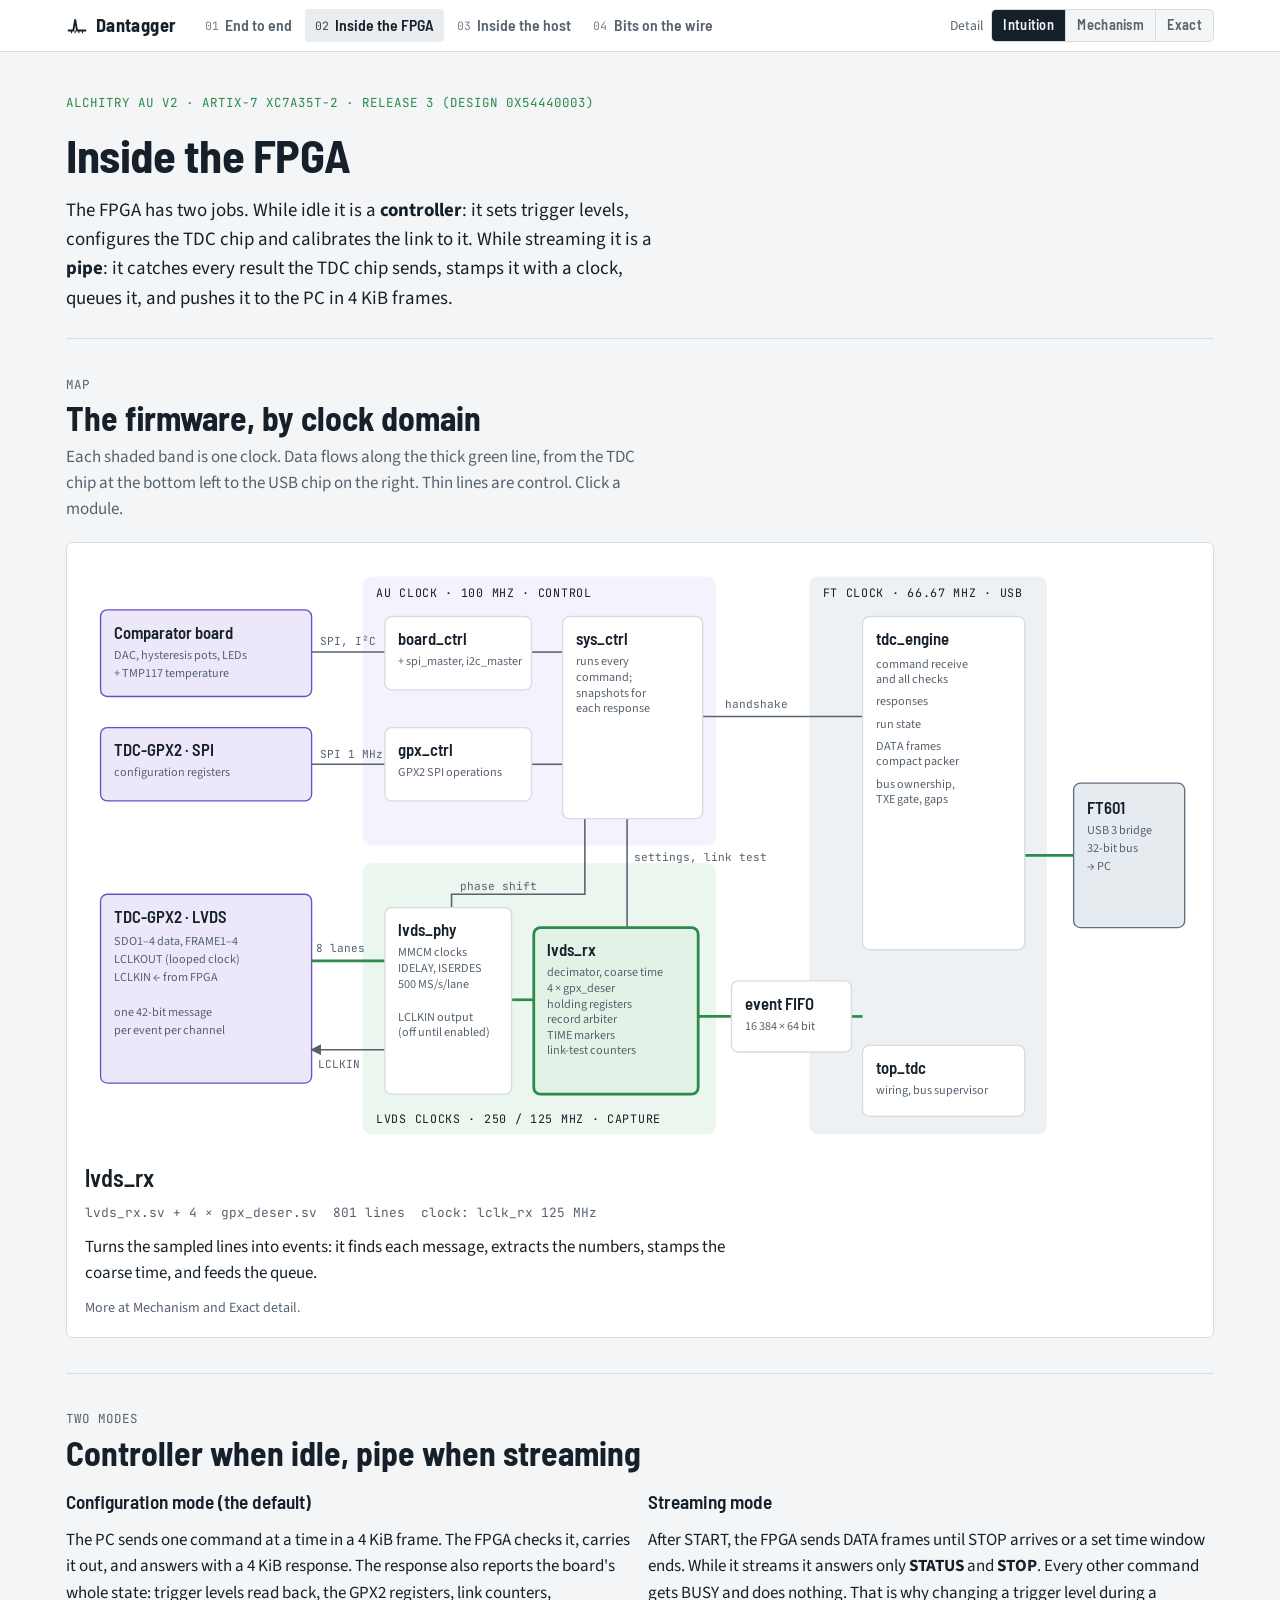
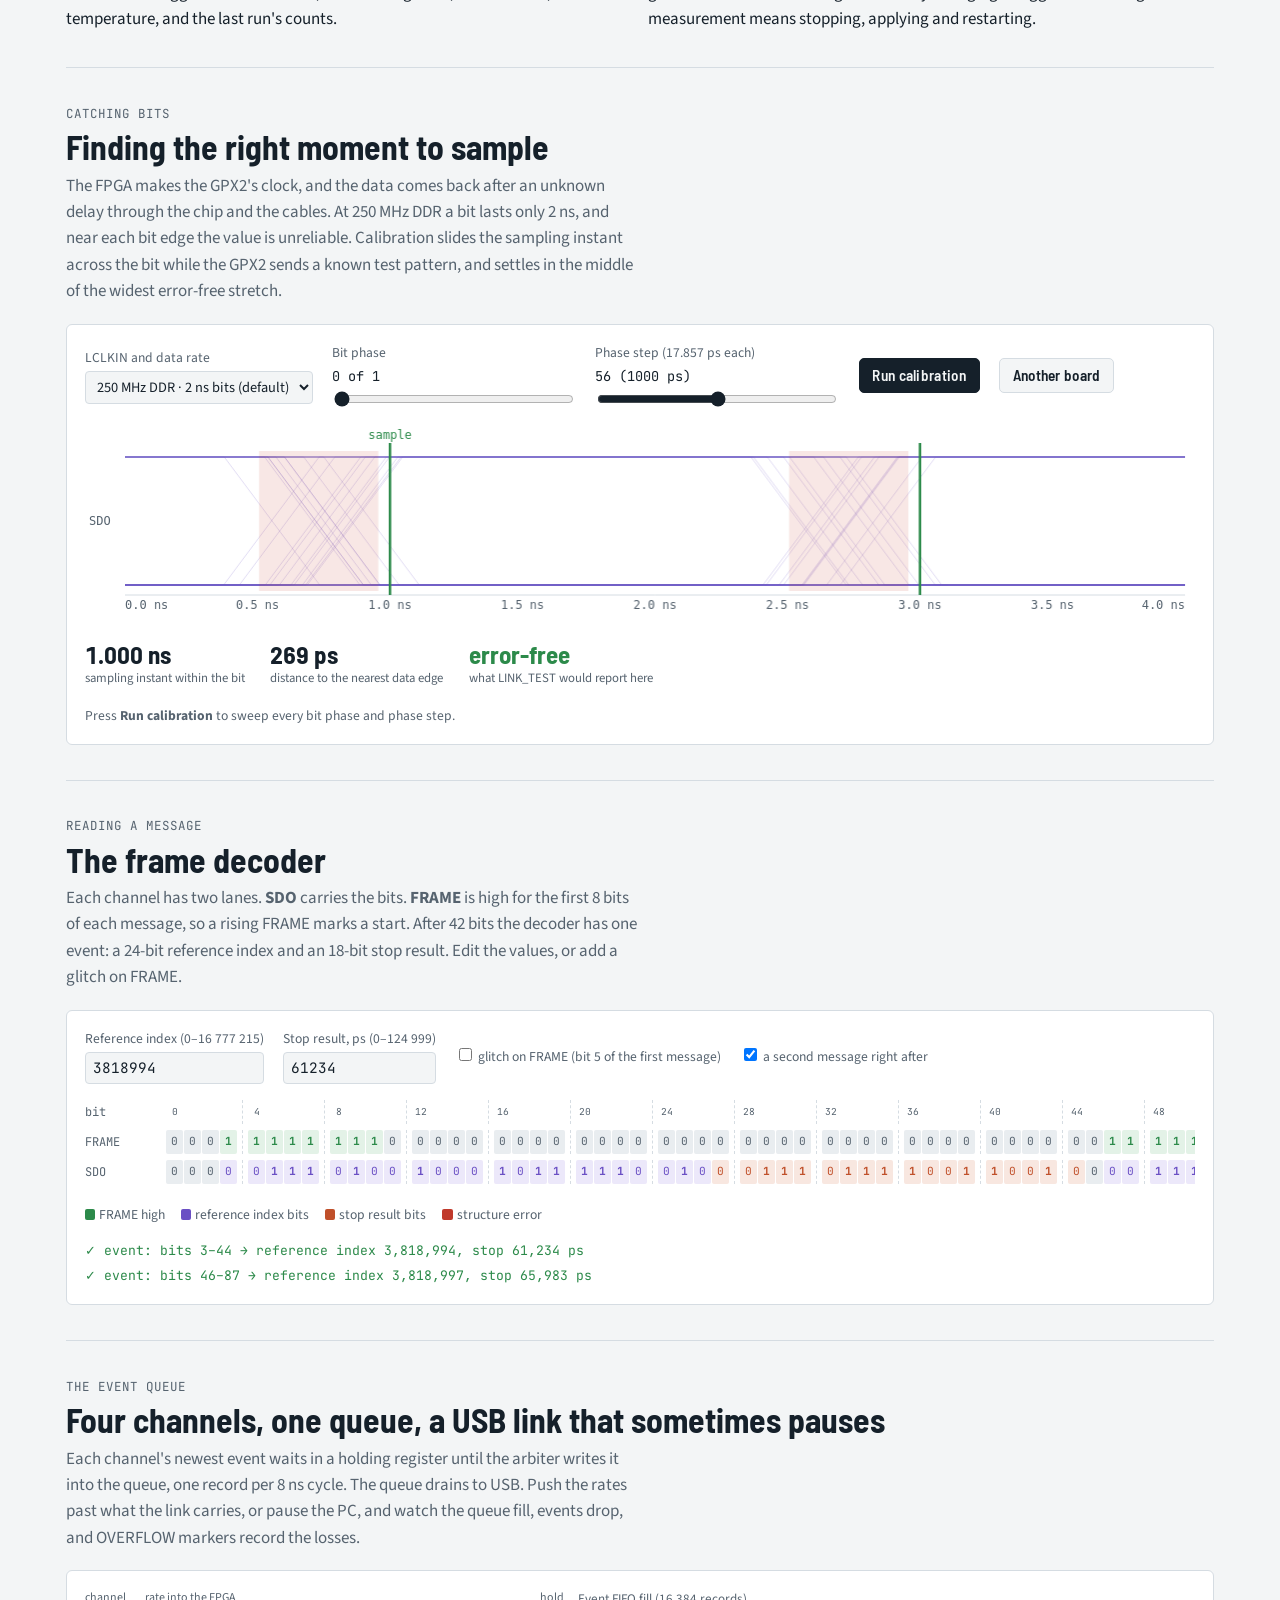
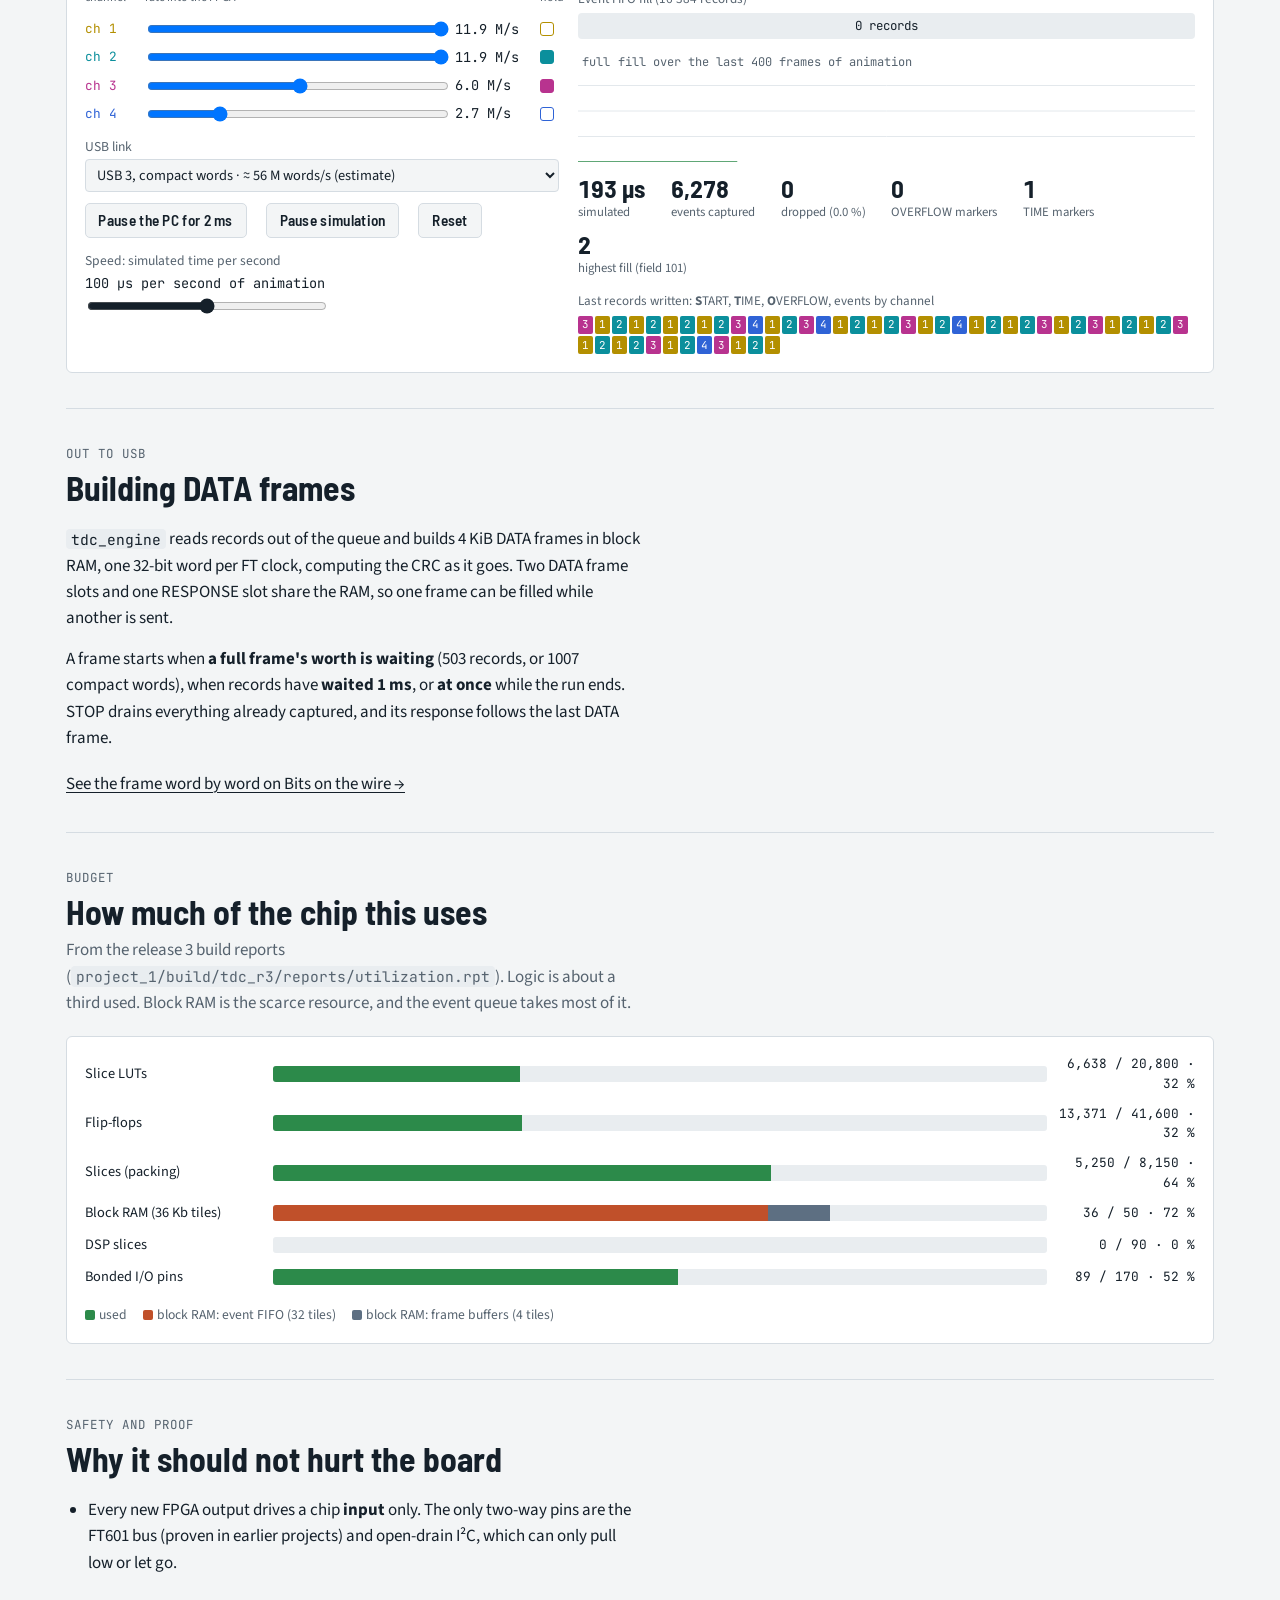
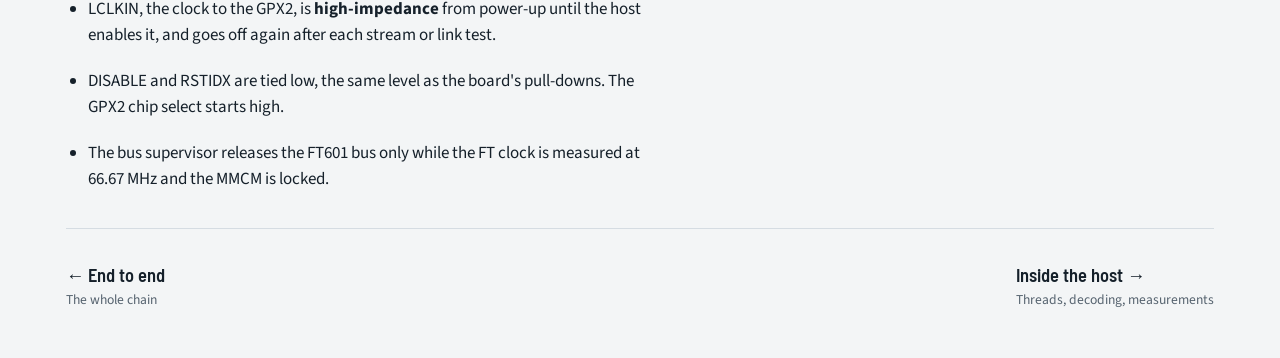
<file: artifacts/fpga.html>
<!doctype html>
<html lang="en">
<head>
<meta charset="utf-8">
<meta name="viewport" content="width=device-width, initial-scale=1, viewport-fit=cover">
<title>Inside the FPGA · Dantagger</title>
<meta name="claude:viewport-fit-sides" content="cover">
<link rel="preconnect" href="https://fonts.googleapis.com">
<link rel="preconnect" href="https://fonts.gstatic.com" crossorigin>
<link rel="stylesheet" href="https://fonts.googleapis.com/css2?family=Barlow+Semi+Condensed:wght@600;700&family=JetBrains+Mono:wght@400;600&family=Source+Sans+3:wght@400;600&display=swap">
<link rel="stylesheet" href="shared.css">
<style>
  :root { padding-top: env(safe-area-inset-top, 0px); padding-bottom: env(safe-area-inset-bottom, 0px); }
  /* firmware map */
  .map-box { overflow-x: auto; }
  .map { width: 100%; min-width: 760px; height: auto; display: block; }
  .map .mod { cursor: pointer; }
  .map .mod rect { fill: var(--panel); stroke: var(--rule); stroke-width: 1.2; transition: fill 0.12s; }
  .map .mod:hover rect, .map .mod:focus rect { fill: var(--sunk); }
  .map .mod.sel rect { stroke: var(--fpga); stroke-width: 2.5; fill: var(--fpga-soft); }
  .map .mod:focus { outline: none; }
  .map .mod:focus-visible rect { stroke: var(--ink); stroke-width: 2.5; }
  .map text { font-family: var(--f-body); fill: var(--ink); }
  .map .t-mod { font-family: var(--f-display); font-weight: 600; font-size: 15px; }
  .map .t-sub { font-size: 11px; fill: var(--muted); }
  .map .t-dom { font-family: var(--f-mono); font-size: 10.5px; letter-spacing: 0.06em; text-transform: uppercase; }
  .map .wire { fill: none; stroke: var(--muted); stroke-width: 1.4; }
  .map .wire.data { stroke: var(--fpga); stroke-width: 2.4; }
  .map .wire-label { font-family: var(--f-mono); font-size: 10px; fill: var(--muted); }
  .map .ext rect { fill: var(--board-soft); stroke: var(--board); stroke-width: 1.2; }
  .map .ext.usb rect { fill: var(--link-soft); stroke: var(--link); }
  .mod-detail { display: grid; gap: 0.7rem; max-width: 84ch; }
  .mod-detail .meta { display: flex; flex-wrap: wrap; gap: 0.4rem 1rem; font-family: var(--f-mono); font-size: 0.8rem; color: var(--muted); }

  /* calibration */
  .cal-sweep { display: grid; gap: 4px; }
  .sweep-row { display: grid; grid-template-columns: 5.5rem minmax(0, 1fr); gap: 0.6rem; align-items: center; font-family: var(--f-mono); font-size: 0.75rem; color: var(--muted); }
  .sweep-cells { display: flex; height: 16px; border-radius: 2px; overflow: hidden; background: var(--sunk); }
  .sweep-cells i { flex: 1 1 0; min-width: 0; }

  /* deserializer */
  .lanes { display: grid; gap: 6px; overflow-x: auto; padding-bottom: 4px; }
  .lane { display: grid; grid-template-columns: 4.6rem max-content; align-items: center; gap: 0.5rem; }
  .lane-name { font-family: var(--f-mono); font-size: 0.75rem; color: var(--muted); position: sticky; left: 0; background: var(--panel); }
  .cells { display: flex; gap: 0; }
  .cells .cw { display: flex; gap: 1px; padding-right: 5px; margin-right: 5px; border-right: 1px dashed var(--rule); }
  .cell { width: 17px; height: 24px; display: grid; place-items: center; font-family: var(--f-mono); font-size: 0.7rem; border-radius: 2px; background: var(--sunk); color: var(--muted); }
  .cell.hi { color: var(--ink); font-weight: 700; }
  .cell.f-ref { background: var(--board-soft); color: var(--board); }
  .cell.f-stop { background: var(--host-soft); color: var(--host); }
  .cell.f-err { background: var(--bad); color: var(--panel); }
  .cell.f-frame1 { background: var(--fpga-soft); color: var(--fpga); }
  .events-out { display: grid; gap: 0.3rem; font-family: var(--f-mono); font-size: 0.82rem; }

  /* queue sim */
  .qsim { display: grid; grid-template-columns: minmax(0, 1fr) minmax(0, 1.3fr); gap: 1.2rem; }
  @media (max-width: 820px) { .qsim { grid-template-columns: 1fr; } }
  .lane-ctl { display: grid; grid-template-columns: 3.3rem minmax(0, 1fr) 4.8rem 1.2rem; gap: 0.5rem; align-items: center; font-size: 0.85rem; }
  .lane-ctl input { width: 100%; }
  .hold { width: 14px; height: 14px; border-radius: 3px; border: 1.5px solid currentColor; }
  .hold.on { background: currentColor; }
  .fifo-bar { position: relative; height: 26px; background: var(--sunk); border-radius: 4px; overflow: hidden; }
  .fifo-fill { position: absolute; inset: 0 auto 0 0; background: var(--fpga); width: 0; }
  .fifo-label { position: absolute; inset: 0; display: flex; align-items: center; justify-content: center; font-family: var(--f-mono); font-size: 0.78rem; color: var(--ink); mix-blend-mode: normal; }
  .ticker { display: flex; gap: 2px; flex-wrap: wrap; font-family: var(--f-mono); font-size: 0.68rem; min-height: 22px; }
  .ticker span { padding: 0.05rem 0.25rem; border-radius: 2px; color: var(--panel); }

  /* resources */
  .res { display: grid; gap: 0.6rem; }
  .res-row { display: grid; grid-template-columns: 11rem minmax(0, 1fr) 8.5rem; gap: 0.8rem; align-items: center; font-size: 0.9rem; }
  @media (max-width: 640px) { .res-row { grid-template-columns: 6.5rem minmax(0, 1fr) 5.5rem; font-size: 0.8rem; } }
  .res-track { height: 16px; background: var(--sunk); border-radius: 3px; position: relative; overflow: hidden; display: flex; }
  .res-track i { display: block; height: 100%; }
  .res-num { font-family: var(--f-mono); font-size: 0.8rem; text-align: right; font-variant-numeric: tabular-nums; }

  .life { display: grid; grid-template-columns: repeat(auto-fit, minmax(min(100%, 170px), 1fr)); gap: 0.5rem; counter-reset: life; }
  .life li { list-style: none; background: var(--bg); border: 1px solid var(--rule); border-radius: 5px; padding: 0.6rem 0.7rem; font-size: 0.9rem; counter-increment: life; margin: 0; }
  .life li::before { content: counter(life); display: block; font-family: var(--f-display); font-weight: 700; font-size: 1.3rem; color: var(--fpga); }
  .life { padding: 0; margin: 0; }
</style>
</head>
<body>
<header class="topbar">
  <div class="topbar-inner">
    <a class="brand" href="index.html">
      <svg class="brand-mark" viewBox="0 0 24 24" aria-hidden="true"><path d="M2 18h6l2-12 2 12h10" fill="none" stroke="currentColor" stroke-width="2"/><path d="M10 21v-3M14 21v-3M18 21v-3M6 21v-3" stroke="currentColor" stroke-width="1.2"/></svg>
      Dantagger
    </a>
    <nav class="nav" aria-label="Pages">
      <a href="index.html"><span class="lvl">01</span>End to end</a>
      <a href="fpga.html" aria-current="page"><span class="lvl">02</span>Inside the FPGA</a>
      <a href="host.html"><span class="lvl">03</span>Inside the host</a>
      <a href="formats.html"><span class="lvl">04</span>Bits on the wire</a>
    </nav>
    <div class="depth"><span>Detail</span>
      <div class="seg" role="group" aria-label="Level of detail">
        <button data-level="1" aria-pressed="true">Intuition</button><button data-level="2" aria-pressed="false">Mechanism</button><button data-level="3" aria-pressed="false">Exact</button>
      </div>
    </div>
  </div>
</header>

<main class="wrap">
  <div class="hero">
    <div class="eyebrow c-fpga">Alchitry Au V2 · Artix-7 XC7A35T-2 · release 3 (design 0x54440003)</div>
    <h1>Inside the FPGA</h1>
    <p class="lede">The FPGA has two jobs. While idle it is a <b>controller</b>: it sets trigger levels, configures the TDC chip and calibrates the link to it. While streaming it is a <b>pipe</b>: it catches every result the TDC chip sends, stamps it with a clock, queues it, and pushes it to the PC in 4 KiB frames.</p>
    <p class="muted" data-depth="2" style="max-width:72ch">5 359 lines of SystemVerilog in 12 modules (<code>TDC_Firmware/project_1/rtl/</code>), running in five clock domains. Hardware safety came first in every trade-off: every new FPGA output drives a chip input only, and the clock to the TDC chip stays switched off until the host turns it on.</p>
  </div>

  <!-- ===================================================================== -->
  <section class="chapter">
    <div class="chapter-head">
      <div class="eyebrow">Map</div>
      <h2>The firmware, by clock domain</h2>
      <p class="muted" style="max-width:72ch">Each shaded band is one clock. Data flows along the thick green line, from the TDC chip at the bottom left to the USB chip on the right. Thin lines are control. Click a module.</p>
    </div>
    <div class="bench">
      <div class="map-box">
        <svg class="map" id="map" viewBox="0 0 1000 530" role="group" aria-label="Firmware module map">
          <!-- domain bands -->
          <rect x="250" y="14" width="318" height="242" rx="8" fill="var(--board-soft)" opacity="0.55"/>
          <text class="t-dom" x="262" y="32" fill="var(--board)">Au clock · 100 MHz · control</text>
          <rect x="250" y="272" width="318" height="244" rx="8" fill="var(--fpga-soft)" opacity="0.7"/>
          <text class="t-dom" x="262" y="506" fill="var(--fpga)">LVDS clocks · 250 / 125 MHz · capture</text>
          <rect x="652" y="14" width="214" height="502" rx="8" fill="var(--link-soft)" opacity="0.7"/>
          <text class="t-dom" x="664" y="32" fill="var(--link)">FT clock · 66.67 MHz · USB</text>

          <!-- external chips -->
          <g class="ext"><rect x="14" y="44" width="190" height="78" rx="6"/><text class="t-mod" x="26" y="70">Comparator board</text><text class="t-sub" x="26" y="88">DAC, hysteresis pots, LEDs</text><text class="t-sub" x="26" y="104">+ TMP117 temperature</text></g>
          <g class="ext"><rect x="14" y="150" width="190" height="66" rx="6"/><text class="t-mod" x="26" y="176">TDC-GPX2 · SPI</text><text class="t-sub" x="26" y="194">configuration registers</text></g>
          <g class="ext"><rect x="14" y="300" width="190" height="170" rx="6"/><text class="t-mod" x="26" y="326">TDC-GPX2 · LVDS</text><text class="t-sub" x="26" y="346">SDO1–4 data, FRAME1–4</text><text class="t-sub" x="26" y="362">LCLKOUT (looped clock)</text><text class="t-sub" x="26" y="378">LCLKIN ← from FPGA</text><text class="t-sub" x="26" y="410">one 42-bit message</text><text class="t-sub" x="26" y="426">per event per channel</text></g>
          <g class="ext usb"><rect x="890" y="200" width="100" height="130" rx="6"/><text class="t-mod" x="902" y="228">FT601</text><text class="t-sub" x="902" y="246">USB 3 bridge</text><text class="t-sub" x="902" y="262">32-bit bus</text><text class="t-sub" x="902" y="278">→ PC</text></g>

          <!-- wires -->
          <path class="wire" d="M204 82 H270"/><text class="wire-label" x="212" y="76">SPI, I²C</text>
          <path class="wire" d="M204 183 H270"/><text class="wire-label" x="212" y="177">SPI 1 MHz</text>
          <path class="wire data" d="M204 360 H270"/><text class="wire-label" x="208" y="352">8 lanes</text>
          <path class="wire" d="M270 440 H204" marker-end="url(#arr)"/><text class="wire-label" x="210" y="456">LCLKIN</text>
          <path class="wire data" d="M384 395 H404"/>
          <path class="wire data" d="M552 410 H582"/>
          <path class="wire data" d="M690 410 H700"/>
          <path class="wire data" d="M846 265 H890"/>
          <path class="wire" d="M546 140 H700"/><text class="wire-label" x="576" y="132">handshake</text>
          <path class="wire" d="M402 82 H430"/><path class="wire" d="M402 183 H430"/>
          <path class="wire" d="M488 232 V330"/><text class="wire-label" x="494" y="270">settings, link test</text>
          <path class="wire" d="M450 232 V300 H330 V312"/><text class="wire-label" x="338" y="296">phase shift</text>
          <defs><marker id="arr" viewBox="0 0 8 8" refX="7" refY="4" markerWidth="7" markerHeight="7" orient="auto"><path d="M0 0 L8 4 L0 8 z" fill="var(--muted)"/></marker></defs>

          <!-- modules -->
          <g class="mod" data-mod="board_ctrl" tabindex="0" role="button"><rect x="270" y="50" width="132" height="66" rx="6"/><text class="t-mod" x="282" y="76">board_ctrl</text><text class="t-sub" x="282" y="94">+ spi_master, i2c_master</text></g>
          <g class="mod" data-mod="gpx_ctrl" tabindex="0" role="button"><rect x="270" y="150" width="132" height="66" rx="6"/><text class="t-mod" x="282" y="176">gpx_ctrl</text><text class="t-sub" x="282" y="194">GPX2 SPI operations</text></g>
          <g class="mod" data-mod="sys_ctrl" tabindex="0" role="button"><rect x="430" y="50" width="126" height="182" rx="6"/><text class="t-mod" x="442" y="76">sys_ctrl</text><text class="t-sub" x="442" y="94">runs every</text><text class="t-sub" x="442" y="108">command;</text><text class="t-sub" x="442" y="122">snapshots for</text><text class="t-sub" x="442" y="136">each response</text></g>
          <g class="mod" data-mod="lvds_phy" tabindex="0" role="button"><rect x="270" y="312" width="114" height="168" rx="6"/><text class="t-mod" x="282" y="338">lvds_phy</text><text class="t-sub" x="282" y="356">MMCM clocks</text><text class="t-sub" x="282" y="370">IDELAY, ISERDES</text><text class="t-sub" x="282" y="384">500 MS/s/lane</text><text class="t-sub" x="282" y="414">LCLKIN output</text><text class="t-sub" x="282" y="428">(off until enabled)</text></g>
          <g class="mod" data-mod="lvds_rx" tabindex="0" role="button"><rect x="404" y="330" width="148" height="150" rx="6"/><text class="t-mod" x="416" y="356">lvds_rx</text><text class="t-sub" x="416" y="374">decimator, coarse time</text><text class="t-sub" x="416" y="388">4 × gpx_deser</text><text class="t-sub" x="416" y="402">holding registers</text><text class="t-sub" x="416" y="416">record arbiter</text><text class="t-sub" x="416" y="430">TIME markers</text><text class="t-sub" x="416" y="444">link-test counters</text></g>
          <g class="mod" data-mod="fifo" tabindex="0" role="button"><rect x="582" y="378" width="108" height="64" rx="6"/><text class="t-mod" x="594" y="404">event FIFO</text><text class="t-sub" x="594" y="422">16 384 × 64 bit</text></g>
          <g class="mod" data-mod="tdc_engine" tabindex="0" role="button"><rect x="700" y="50" width="146" height="300" rx="6"/><text class="t-mod" x="712" y="76">tdc_engine</text><text class="t-sub" x="712" y="96">command receive</text><text class="t-sub" x="712" y="110">and all checks</text><text class="t-sub" x="712" y="130">responses</text><text class="t-sub" x="712" y="150">run state</text><text class="t-sub" x="712" y="170">DATA frames</text><text class="t-sub" x="712" y="184">compact packer</text><text class="t-sub" x="712" y="204">bus ownership,</text><text class="t-sub" x="712" y="218">TXE gate, gaps</text></g>
          <g class="mod" data-mod="top_tdc" tabindex="0" role="button"><rect x="700" y="436" width="146" height="64" rx="6"/><text class="t-mod" x="712" y="462">top_tdc</text><text class="t-sub" x="712" y="480">wiring, bus supervisor</text></g>
        </svg>
      </div>
      <div class="mod-detail" id="modDetail" aria-live="polite"></div>
    </div>
  </section>

  <!-- ===================================================================== -->
  <section class="chapter">
    <div class="chapter-head">
      <div class="eyebrow">Two modes</div>
      <h2>Controller when idle, pipe when streaming</h2>
    </div>
    <div class="grid cols-2">
      <div class="prose">
        <h4>Configuration mode (the default)</h4>
        <p>The PC sends one command at a time in a 4 KiB frame. The FPGA checks it, carries it out, and answers with a 4 KiB response. The response also reports the board's whole state: trigger levels read back, the GPX2 registers, link counters, temperature, and the last run's counts.</p>
        <p data-depth="2">The commands set trigger levels and hysteresis, configure, initialise and reset the GPX2, set the LVDS sampling point (LVDS_SET, LVDS_PHASE), and count test-pattern frames (LINK_TEST). The full list is on <a href="formats.html#commands">Bits on the wire</a>.</p>
      </div>
      <div class="prose">
        <h4>Streaming mode</h4>
        <p>After START, the FPGA sends DATA frames until STOP arrives or a set time window ends. While it streams it answers only <b>STATUS</b> and <b>STOP</b>. Every other command gets BUSY and does nothing. That is why changing a trigger level during a measurement means stopping, applying and restarting.</p>
        <p data-depth="2">START is refused (NOT_READY) unless the GPX2 is measuring with a verified configuration, LCLKIN is on, and the LVDS clocks are locked. A compact START also needs a 12- to 24-bit reference index and at most 18 stop bits.</p>
      </div>
    </div>
    <div class="bench" data-depth="2">
      <div class="bench-title">The life of one command</div>
      <ol class="life">
        <li><b>Receive.</b> <code>tdc_engine</code> reads a 4096-byte COMMAND frame from the FT601.</li>
        <li><b>Check.</b> It checks the magic, version, CRC, zero padding and the GPX2 board rules. A bad frame is dropped silently and counted.</li>
        <li><b>Hand over.</b> Over a four-phase handshake (req, copy, ack), the engine passes the opcode and arguments to <code>sys_ctrl</code> in the 100 MHz domain.</li>
        <li><b>Do it.</b> <code>sys_ctrl</code> runs <code>board_ctrl</code>, <code>gpx_ctrl</code> or an <code>lvds_rx</code> request: SPI, I²C, phase steps or a link test.</li>
        <li><b>Snapshot.</b> It copies the run counters and board results while nothing is changing them.</li>
        <li><b>Respond.</b> The engine builds the RESPONSE: 113 fields, the transaction ID echoed, and a CRC.</li>
      </ol>
      <p class="note" data-depth="3">Fields cross between clock domains only while they are held stable. The other domain copies them two or three cycles after it sees <code>req</code>, and the result words change only between that copy and <code>ack</code>. A request that is not acknowledged in time is abandoned and flagged (field 58 bit 10).</p>
    </div>
  </section>

  <!-- ===================================================================== -->
  <section class="chapter">
    <div class="chapter-head">
      <div class="eyebrow">Catching bits</div>
      <h2>Finding the right moment to sample</h2>
      <p class="muted" style="max-width:72ch">The FPGA makes the GPX2's clock, and the data comes back after an unknown delay through the chip and the cables. At 250 MHz DDR a bit lasts only 2 ns, and near each bit edge the value is unreliable. Calibration slides the sampling instant across the bit while the GPX2 sends a known test pattern, and settles in the middle of the widest error-free stretch.</p>
    </div>
    <div class="bench">
      <div class="controls">
        <label class="control">LCLKIN and data rate
          <select id="calMode">
            <option value="0,1">250 MHz DDR · 2 ns bits (default)</option>
            <option value="0,0">250 MHz SDR · 4 ns bits</option>
            <option value="1,1">125 MHz DDR · 4 ns bits</option>
            <option value="1,0">125 MHz SDR · 8 ns bits</option>
            <option value="2,0">62.5 MHz SDR · 16 ns bits</option>
          </select>
        </label>
        <label class="control">Bit phase <output id="bpOut">0</output><input type="range" id="bp" min="0" max="0" value="0"></label>
        <label class="control">Phase step (17.857 ps each) <output id="phOut">0</output><input type="range" id="ph" min="0" max="111" value="56"></label>
        <button class="btn primary" id="calRun">Run calibration</button>
        <button class="btn" id="calBoard">Another board</button>
      </div>
      <div class="canvas-box"><canvas id="eye" aria-label="Eye diagram with the sampling instant"></canvas></div>
      <div class="stat-row" id="calStats"></div>
      <div class="cal-sweep" id="sweep"></div>
      <div class="note" data-depth="2">The sampling instant within a bit is <b>(bit phase mod N) × 2 ns + phase step × 17.857 ps</b>. N is the number of 2 ns samples per bit: 1 at 250 MHz DDR, 16 at 31.25 MHz SDR. Each point of the sweep runs a LINK_TEST. A point is good only if every lane decoded frames with the right pattern and no structure errors. The real board (2026-10-22) calibrated at 250 MHz DDR at phase step 31, with 0 wrong events in about 117 M test-pattern events afterwards.</div>
      <div class="note" data-depth="3">This model puts a ±225 ps uncertain zone around each data edge and a random delay per board. The real procedure is <code>tdcctl::Session::calibrate</code>. It configures the GPX2 with <code>LVDS_TEST_PATTERN</code> = 1 (reference index 0xF0CCAA, stop 0x0AACF0, truncated to the widths) and sweeps every bit phase with phase steps of max(1, N·112/100). It picks the centre of the widest circular run of good points, runs a 10× longer final link test there, and restores the real configuration. The result goes into the state file (<code>~/.local/state/dantagger/&lt;serial&gt;.release2.json</code>), so later opens skip calibration until the next power cycle.</div>
    </div>
  </section>

  <!-- ===================================================================== -->
  <section class="chapter">
    <div class="chapter-head">
      <div class="eyebrow">Reading a message</div>
      <h2>The frame decoder</h2>
      <p class="muted" style="max-width:72ch">Each channel has two lanes. <b>SDO</b> carries the bits. <b>FRAME</b> is high for the first 8 bits of each message, so a rising FRAME marks a start. After 42 bits the decoder has one event: a 24-bit reference index and an 18-bit stop result. Edit the values, or add a glitch on FRAME.</p>
    </div>
    <div class="bench">
      <div class="controls">
        <label class="control">Reference index (0–16 777 215)<input type="number" id="dsRef" min="0" max="16777215" value="3818994" class="mono"></label>
        <label class="control">Stop result, ps (0–124 999)<input type="number" id="dsStop" min="0" max="124999" value="61234" class="mono"></label>
        <label class="control"><span><input type="checkbox" id="dsGlitch"> glitch on FRAME (bit 5 of the first message)</span></label>
        <label class="control"><span><input type="checkbox" id="dsTwo" checked> a second message right after</span></label>
      </div>
      <div class="lanes" id="lanes"></div>
      <div class="legend"><span><span class="sw" style="background:var(--fpga)"></span>FRAME high</span><span><span class="sw" style="background:var(--board)"></span>reference index bits</span><span><span class="sw" style="background:var(--host)"></span>stop result bits</span><span><span class="sw" style="background:var(--bad)"></span>structure error</span><span data-depth="2">Dashed lines: the 4-bit words the decoder takes per 8 ns cycle</span></div>
      <div class="events-out" id="dsOut"></div>
      <div class="note" data-depth="3"><code>gpx_deser.sv</code> evaluates the four bits of a word in parallel. Within a word a frame either continues from the last word, where its position is known, or starts in this word. A frame that starts in a word is at most 3 bits old, so FRAME must still be high and it cannot complete there (frames have at least 14 bits). At most one frame completes per word. The result is checked against a bit-serial reference decoder (<code>tb_gpx_deser</code>: 72 streams, 17 137 frames, 19 607 structure errors, widths 14–44).</div>
    </div>
  </section>

  <!-- ===================================================================== -->
  <section class="chapter">
    <div class="chapter-head">
      <div class="eyebrow">The event queue</div>
      <h2>Four channels, one queue, a USB link that sometimes pauses</h2>
      <p class="muted" style="max-width:72ch">Each channel's newest event waits in a holding register until the arbiter writes it into the queue, one record per 8 ns cycle. The queue drains to USB. Push the rates past what the link carries, or pause the PC, and watch the queue fill, events drop, and OVERFLOW markers record the losses.</p>
    </div>
    <div class="bench">
      <div class="qsim">
        <div style="display:grid;gap:.7rem;align-content:start">
          <div class="lane-ctl muted" style="font-size:.75rem"><span>channel</span><span>rate into the FPGA</span><span></span><span title="holding register">hold</span></div>
          <div id="laneCtls" style="display:grid;gap:.45rem"></div>
          <label class="control">USB link
            <select id="qLink">
              <option value="28e6,1">USB 3, 64-bit records · 28 M records/s (measured)</option>
              <option value="56e6,2" selected>USB 3, compact words · ≈ 56 M words/s (estimate)</option>
              <option value="5.8e6,1">USB 2, 64-bit records · ≈ 5.8 M records/s (measured)</option>
            </select>
          </label>
          <div class="controls">
            <button class="btn" id="qPause">Pause the PC for 2 ms</button>
            <button class="btn" id="qRun">Pause simulation</button>
            <button class="btn" id="qReset">Reset</button>
          </div>
          <label class="control">Speed: simulated time per second <output id="qSpeedOut"></output><input type="range" id="qSpeed" min="0" max="4" step="1" value="2"></label>
        </div>
        <div style="display:grid;gap:.8rem;align-content:start;min-width:0">
          <div>
            <div class="muted" style="font-size:.82rem;margin-bottom:.25rem">Event FIFO fill (16 384 records)</div>
            <div class="fifo-bar"><div class="fifo-fill" id="qFill"></div><div class="fifo-label" id="qFillLbl"></div></div>
          </div>
          <div class="canvas-box"><canvas id="qChart" aria-label="FIFO fill over time"></canvas></div>
          <div class="stat-row" id="qStats"></div>
          <div>
            <div class="muted" style="font-size:.82rem;margin-bottom:.25rem">Last records written: <b>S</b>TART, <b>T</b>IME, <b>O</b>VERFLOW, events by channel</div>
            <div class="ticker" id="qTicker"></div>
          </div>
        </div>
      </div>
      <div class="note" data-depth="2">The arbiter's priority is START, then OVERFLOW (if any events were dropped), then TIME (when the coarse clock's low 14 bits wrap), then the holding registers with channel 1 first, then END. An event is dropped when it waits more than 8 cycles, or when its channel's next event arrives while the register is still full. Markers wait for space and are never dropped. So the first record after the queue has been full is a marker with the full 48-bit coarse time.</div>
      <div class="note" data-depth="3">This simulates every 8 ns cycle. Arrivals per channel are random, but never closer than one 84 ns GPX2 message, as on the real link. The real pipeline is <code>lvds_rx.sv</code> (arbiter in its <code>always_comb</code>, HOLD_LIMIT = 8, TIME_MARK_BITS = 14) feeding an XPM async FIFO (first-word-fall-through, write 125 MHz, read 66.67 MHz). The link rate here is a steady average. The real FT601 moves 4 KiB frames in bursts and needs 16 idle cycles after each DATA frame (128 after every 8th). The compact rate is an estimate: twice the measured 64-bit rate, less a TIME marker (3 words) every 131 µs and the EPOCH words.</div>
    </div>
  </section>

  <!-- ===================================================================== -->
  <section class="chapter">
    <div class="chapter-head">
      <div class="eyebrow">Out to USB</div>
      <h2>Building DATA frames</h2>
    </div>
    <div class="grid cols-2">
      <div class="prose">
        <p><code>tdc_engine</code> reads records out of the queue and builds 4 KiB DATA frames in block RAM, one 32-bit word per FT clock, computing the CRC as it goes. Two DATA frame slots and one RESPONSE slot share the RAM, so one frame can be filled while another is sent.</p>
        <p>A frame starts when <b>a full frame's worth is waiting</b> (503 records, or 1007 compact words), when records have <b>waited 1 ms</b>, or <b>at once</b> while the run ends. STOP drains everything already captured, and its response follows the last DATA frame.</p>
      </div>
      <div class="prose" data-depth="2">
        <p><b>Compact packing.</b> Each record leaving the queue becomes one 32-bit word (an event), or two (an event whose index bits 23:12 changed: EPOCH first), or three (a marker: HEAD, HI, LO). A record never straddles two frames, and PAD words fill the rest of a frame. An event whose stop result would look like a marker word (bits 17:12 all ones, ≥ 258 048: impossible with 125 000 divisions unless the link is corrupt) is dropped and counted in field 111.</p>
        <p data-depth="3"><b>Bus etiquette.</b> These rules are carried over unchanged from the Test_project engines that ran on hardware. One ownership register; a grant only after idle cycles; RD_N only after OE_N has been low for a cycle; WR_N only after the FPGA has driven the bus for a cycle; every FT601-facing pin an IOB register. No frame starts while TXE_N is high, and released cycles follow DATA frames so a waiting STOP is always read.</p>
      </div>
    </div>
    <p><a href="formats.html#frame">See the frame word by word on Bits on the wire →</a></p>
  </section>

  <!-- ===================================================================== -->
  <section class="chapter">
    <div class="chapter-head">
      <div class="eyebrow">Budget</div>
      <h2>How much of the chip this uses</h2>
      <p class="muted" style="max-width:72ch">From the release 3 build reports (<code>project_1/build/tdc_r3/reports/utilization.rpt</code>). Logic is about a third used. Block RAM is the scarce resource, and the event queue takes most of it.</p>
    </div>
    <div class="bench">
      <div class="res" id="res"></div>
      <div class="legend"><span><span class="sw" style="background:var(--fpga)"></span>used</span><span><span class="sw" style="background:var(--host)"></span>block RAM: event FIFO (32 tiles)</span><span><span class="sw" style="background:var(--link)"></span>block RAM: frame buffers (4 tiles)</span></div>
      <div class="grid cols-3" data-depth="2">
        <div class="stat"><b>+0.029 ns</b><span>worst setup slack (FT601 output path, as in the earlier releases)</span></div>
        <div class="stat"><b>+0.068 ns</b><span>worst hold slack</span></div>
        <div class="stat"><b>+0.579 ns</b><span>slack in the 125 MHz receive clock</span></div>
      </div>
      <div class="scroll-x" data-depth="3">
        <table>
          <thead><tr><th>Clock</th><th class="num">Frequency</th><th>Drives</th></tr></thead>
          <tbody>
            <tr><td><code>au_clk_100mhz</code></td><td class="num">100 MHz</td><td>sys_ctrl, board_ctrl, gpx_ctrl, bus supervisor; MMCM input</td></tr>
            <tr><td><code>lclk_tx</code></td><td class="num">250 MHz</td><td>LCLKIN generation (ODDR), fixed phase</td></tr>
            <tr><td><code>lclk_rxf</code></td><td class="num">250 MHz</td><td>ISERDESE2 sampling on both edges (500 MS/s), fine phase-shifted</td></tr>
            <tr><td><code>lclk_rx</code></td><td class="num">125 MHz</td><td>lvds_rx, deserializers, coarse time (8 ns), FIFO write; phase-shifted with lclk_rxf</td></tr>
            <tr><td>IDELAYCTRL ref</td><td class="num">200 MHz</td><td>calibrates the 78 ps IDELAY taps</td></tr>
            <tr><td><code>ft_clk_66mhz</code></td><td class="num">66.67 MHz</td><td>tdc_engine, FIFO read, the FT601 bus</td></tr>
          </tbody>
        </table>
      </div>
    </div>
  </section>

  <!-- ===================================================================== -->
  <section class="chapter">
    <div class="chapter-head">
      <div class="eyebrow">Safety and proof</div>
      <h2>Why it should not hurt the board</h2>
    </div>
    <div class="grid cols-2">
      <ul class="prose">
        <li>Every new FPGA output drives a chip <b>input</b> only. The only two-way pins are the FT601 bus (proven in earlier projects) and open-drain I²C, which can only pull low or let go.</li>
        <li>LCLKIN, the clock to the GPX2, is <b>high-impedance</b> from power-up until the host enables it, and goes off again after each stream or link test.</li>
        <li>DISABLE and RSTIDX are tied low, the same level as the board's pull-downs. The GPX2 chip select starts high.</li>
        <li>The bus supervisor releases the FT601 bus only while the FT clock is measured at 66.67 MHz and the MMCM is locked.</li>
      </ul>
      <ul class="prose" data-depth="2">
        <li><b>Simulation:</b> the full top-level bench passes (185 responses, 86 DATA frames, 33 compact) with the Xilinx ISERDES model.</li>
        <li><b>Mutation campaign:</b> 67 deliberate bugs put into the RTL, and every non-equivalent one caught by a testbench failure.</li>
        <li><b>Cross-check:</b> the host's decoder reads all 271 frames the RTL produced, and its software packer reproduces the compact frames word for word.</li>
        <li><b>Hardware:</b> release 2 ran on the board on 2026-10-22. Release 3 has <b>not</b> been loaded yet.</li>
      </ul>
    </div>
  </section>

  <div class="next-page">
    <a href="index.html">← End to end<small>The whole chain</small></a>
    <a href="host.html">Inside the host →<small>Threads, decoding, measurements</small></a>
  </div>
</main>

<script src="shared.js"></script>
<script>
(function () {
  // ===========================================================================
  // Module map
  // ===========================================================================
  const MODS = {
    top_tdc: { f: "top_tdc.sv", n: 419, dom: "all",
      d1: "The top level: it wires everything together, instantiates the event FIFO, drives the LEDs, and holds the FT601 bus supervisor.",
      d2: "The FT601 side is identical to Comparator_Control release 1 and Test_project releases 9 and 10. The supervisor releases the bus's safety chain only while <code>ft_clock_identifier</code> classifies the FT clock as 66.67 MHz and the MMCM is locked. It asserts it again at once on any loss and recovers by itself. FT_RESET_N is constant high and WAKEUP_N high-impedance.",
      d3: "EVENT_FIFO_DEPTH = 16384 (release 2: 8192). The design version constant 0x54440003 is checked by a build gate. LEDs, unless the host has set its own pattern: LED0 heartbeat, 1 FT link up, 2 board boot done, 3 GPX2 verified, 4 LCLKIN on, 5 streaming, 6 TMP117 OK, 7 any fault since reset." },
    tdc_engine: { f: "tdc_engine.sv", n: 1412, dom: "FT 66.67 MHz",
      d1: "Talks to the PC. It receives and checks commands, sends responses, and while streaming turns queued records into 4 KiB DATA frames.",
      d2: "It checks every rule of the protocol before anything happens: magic, version, CRC, zero padding, argument ranges and every GPX2 board rule (REFCLK from the board's clock chip, fixed bits, LVDS on all inputs). The run state machine handles START, STOP and the window end (RUN_COMPLETE). In release 3 the frame generator also packs records into compact words.",
      d3: "Two DATA slots and one RESPONSE slot in one block RAM; a word-per-cycle generator with a word-wise CRC-32; frames start at 503 records (compact: 1007 words), after FLUSH_CYCLES (1 ms), or at once while a run ends; the final response is built after a last handshake, so its counters are current; at least 16 released FT cycles after every DATA frame and 128 after every 8th." },
    sys_ctrl: { f: "sys_ctrl.sv", n: 623, dom: "Au 100 MHz",
      d1: "The controller. The engine hands it each command, it does the work, and it hands back the results for the response.",
      d2: "Operation codes: 0 for none (STATUS, STOP, START and rejected commands: only snapshots), 1–6 for comparator operations, 8–12 for the GPX2 (CONFIGURE, READ_CONFIG, RESET, INIT, READ_RESULTS), 16 LVDS_SET, 17 LVDS_PHASE, 18 LINK_TEST. Every operation ends with a snapshot of the run counters and a copy of the board results, so every response is current.",
      d3: "It ends the engine's four-phase handshake: the fields are copied three cycles after req is seen, the result words change only between that copy and ack, and the engine copies them after ack. LVDS_PHASE steps the MMCM fine phase up or down without wrapping, so a phase step always means the true shift from lock. Requests to lvds_rx have a timeout (field 58 bit 10)." },
    board_ctrl: { f: "board_ctrl.sv + spi_master.sv + i2c_master.sv", n: 1211, dom: "Au 100 MHz",
      d1: "Sets the comparator board's trigger levels, hysteresis and LEDs, and reads the temperature.",
      d2: "Unchanged from Comparator_Control release 1, which works on hardware: DAC codes over SPI, hysteresis pot wipers and the AW2013 LED driver over I²C, and an MCP23S08 expander. TMP117 temperature added: read on PROBE and READBACK, and polled every second by itself without touching the comparator error fields.",
      d3: "The SPI outputs are IOB registers with the chip selects preset high. The I²C lines are IOBUFs whose data input is constant 0, so they only pull low or release. DAC_CODE_MAX = 41953." },
    gpx_ctrl: { f: "gpx_ctrl.sv", n: 467, dom: "Au 100 MHz",
      d1: "Configures the TDC-GPX2 over SPI and checks that it took the configuration.",
      d2: "CONFIGURE powers the chip's logic off and on, writes registers 0–16, reads them back, and only if all 17 match sends INIT and reads them back again. The status is OK only if both readbacks matched. It also sets the capture format (bits per field, SDR or DDR) that the receive side uses.",
      d3: "SPI mode 1 at 1 MHz; every access starts with an SSN high pulse. Opcodes: 0x30 power, 0x80 + a write, 0x40 + a read config, 0x18 init, 0x60 + a read results. 1 ms waits after power and init. The GPX2 flags (field 38) record configured, verified and measuring, plus the PARITY and INTERRUPT pins." },
    lvds_phy: { f: "lvds_phy.sv", n: 290, dom: "MMCM: 250 / 125 / 200 MHz",
      d1: "The physical layer: it makes the clocks, generates the GPX2's clock, and samples the eight incoming lines every 2 ns.",
      d2: "One MMCM (VCO 1 GHz from the Au's 100 MHz) makes lclk_tx (250 MHz, makes LCLKIN), lclk_rxf (250 MHz, sampling), lclk_rx (125 MHz, receive logic) and 200 MHz for the delay calibration. The sampling clocks can be phase-shifted in 17.857 ps steps. LCLKIN and the sampling come from the same VCO, so only the phase is unknown, and calibration finds it.",
      d3: "Inputs: IBUFDS (LVDS_25, DIFF_TERM) → IDELAYE2 (78 ps taps) → ISERDESE2 (DDR 1:4 NETWORKING) → one fabric register. LCLKOUT is only sampled, never used as a clock (it is in another bank). LCLKIN: ODDR → OBUFTDS with a tri-state register preset to high-impedance. LCLKIN = 250 MHz / 2^div from a free-running counter, so it never exceeds 250 MHz, even while the divider changes." },
    lvds_rx: { f: "lvds_rx.sv + 4 × gpx_deser.sv", n: 801, dom: "lclk_rx 125 MHz",
      d1: "Turns the sampled lines into events: it finds each message, extracts the numbers, stamps the coarse time, and feeds the queue.",
      d2: "A decimator keeps one sample per bit (bit phase), a gearbox makes 4-bit words, and four deserializers find frames. Each completed frame gets the coarse time (an 8 ns counter since power-up) and goes to its channel's holding register. The arbiter writes one record per cycle: markers first, then events. It also has the LINK_TEST counters and the LCLKOUT histogram used for calibration.",
      d3: "Frame pipeline: stage 1 holds the bits and coarse[15:0], stage 2 extracts ref and stop with masks from the configured widths and compares them with the test pattern. TIME marker when coarse[13:0] wraps. Holding registers: an event older than HOLD_LIMIT = 8 cycles, or overwritten by its lane's next event, is dropped and counted in drop_since (saturating at 4095), and that count goes out as the next OVERFLOW marker. Settings arrive by a four-phase handshake (APPLY, LINK_TEST, SNAPSHOT)." },
    fifo: { f: "xpm_fifo_async in top_tdc.sv", n: 0, dom: "125 MHz → 66.67 MHz",
      d1: "The buffer between capture and USB: 16 384 records, about 0.6 ms of the link's full speed.",
      d2: "It is written in the 125 MHz receive clock and read in the FT601's 66.67 MHz clock, so it is also where data crosses clock domains safely. Writes happen only while it is not full, so it can never overflow. When it is full, events wait in their holding registers and then drop.",
      d3: "Xilinx XPM async FIFO, 64 bits wide, first-word-fall-through, 32 RAMB36 tiles. Its gray-code pointer synchronizers carry set_bus_skew constraints (applied by hand in this non-project flow, checked by a build gate). Release 2 had 8192 records. The highest fill of each run is reported in field 101." },
  };
  const modDetail = document.getElementById("modDetail");
  let sel = "lvds_rx";
  function renderMod() {
    const m = MODS[sel];
    document.querySelectorAll("#map .mod").forEach((g) => g.classList.toggle("sel", g.dataset.mod === sel));
    const lvl = DT.level;
    modDetail.innerHTML = `<h3>${sel === "fifo" ? "Event FIFO" : sel}</h3>
      <div class="meta"><span>${m.f}</span>${m.n ? `<span>${DT.fmtInt(m.n)} lines</span>` : ""}<span>clock: ${m.dom}</span></div>
      <p>${m.d1}</p>
      ${lvl >= 2 ? `<p><span class="depth-tag">Mechanism</span>${m.d2}</p>` : ""}
      ${lvl >= 3 ? `<p><span class="depth-tag">Exact</span>${m.d3}</p>` : `<p class="muted" style="font-size:.88rem">More at ${lvl === 1 ? "Mechanism and Exact" : "Exact"} detail.</p>`}`;
  }
  document.querySelectorAll("#map .mod").forEach((g) => {
    const go = () => { sel = g.dataset.mod; renderMod(); };
    g.addEventListener("click", go);
    g.addEventListener("keydown", (e) => { if (e.key === "Enter" || e.key === " ") { e.preventDefault(); go(); } });
  });
  renderMod();
  DT.onDepth(renderMod);

  // ===========================================================================
  // LVDS calibration model
  // ===========================================================================
  const STEP_PS = 1e6 / 56000;         // 17.857 ps
  const SAMPLE_PS = 2000;
  const ZONE = 450;                    // uncertain zone around each data edge, ps (total)
  let cal = { div: 0, ddr: 1, delay: 6731, sweep: null, chosen: null, running: false };
  const calMode = document.getElementById("calMode"), bp = document.getElementById("bp"), ph = document.getElementById("ph");
  function N() { return 1 << (cal.div + (cal.ddr ? 0 : 1)); }
  function bitPs() { return N() * SAMPLE_PS; }
  function sampleAt(b, p) { return (b % N()) * SAMPLE_PS + p * STEP_PS; }
  function edgeDist(s) {           // distance from s to the nearest data edge, ps
    const bit = bitPs();
    const x = (((s - cal.delay) % bit) + bit) % bit;
    return Math.min(x, bit - x);
  }
  function good(s) { return edgeDist(s) > ZONE / 2; }
  function setMode() {
    const [d, r] = calMode.value.split(",").map(Number);
    cal.div = d; cal.ddr = r; cal.sweep = null; cal.chosen = null;
    bp.max = String(N() - 1);
    if (+bp.value > N() - 1) bp.value = "0";
    drawCal();
  }
  calMode.addEventListener("change", setMode);
  bp.addEventListener("input", drawCal);
  ph.addEventListener("input", drawCal);
  document.getElementById("calBoard").addEventListener("click", () => {
    cal.delay = 5000 + Math.random() * 5000; cal.sweep = null; cal.chosen = null; drawCal();
  });
  document.getElementById("calRun").addEventListener("click", () => {
    if (cal.running) return;
    const per = 112, step = Math.max(1, Math.floor((N() * per) / 100));
    const pts = [];
    for (let b = 0; b < N(); b++) for (let p = 0; p < per; p += step) pts.push({ b, p, s: sampleAt(b, p), g: null });
    cal.sweep = pts; cal.chosen = null; cal.running = true;
    let i = 0;
    const per_frame = Math.max(1, Math.ceil(pts.length / 60));
    (function tick() {
      for (let k = 0; k < per_frame && i < pts.length; k++, i++) {
        pts[i].g = good(pts[i].s);
        bp.value = pts[i].b; ph.value = pts[i].p;
      }
      drawCal();
      if (i < pts.length) { requestAnimationFrame(tick); return; }
      // widest circular run of good points; its centre
      const n = pts.length; let bestLen = 0, bestStart = 0;
      for (let s = 0; s < n; s++) { let len = 0; while (len < n && pts[(s + len) % n].g) len++; if (len > bestLen) { bestLen = len; bestStart = s; } }
      if (bestLen > 0) {
        const c = pts[(bestStart + Math.floor(bestLen / 2)) % n];
        cal.chosen = { b: c.b, p: c.p, width: bestLen === n ? bitPs() : bestLen * step * STEP_PS };
        bp.value = c.b; ph.value = c.p;
      }
      cal.running = false;
      drawCal();
    })();
  });

  function drawCal() {
    const cv = document.getElementById("eye");
    const { ctx, w, h } = DT.canvas(cv, 200);
    const bit = bitPs();
    const span = 2 * bit;                     // show two bits
    const x0 = 40, x1 = w - 10, y0 = 26, y1 = h - 34;
    const X = (ps) => x0 + ((ps) / span) * (x1 - x0);
    const ink = DT.color("--ink"), muted = DT.color("--muted"), rule = DT.color("--rule"), fp = DT.color("--fpga"), bad = DT.color("--bad"), board = DT.color("--board");
    ctx.clearRect(0, 0, w, h);
    // eye: many traces, clipped to the plot
    const r = DT.rng(42);
    const yl = (lv) => (lv ? y0 + 6 : y1 - 6);
    ctx.save(); ctx.beginPath(); ctx.rect(x0, y0 - 2, x1 - x0, y1 - y0 + 4); ctx.clip();
    ctx.lineWidth = 1; ctx.strokeStyle = board; ctx.globalAlpha = 0.2;
    const ramp = Math.min(180, bit * 0.09);
    for (let k = 0; k < 40; k++) {
      const lv = Array.from({ length: 6 }, () => (r() < 0.5 ? 0 : 1));
      const edge = Array.from({ length: 6 }, (_, i) => (cal.delay % bit) + (i - 1) * bit + (r() - 0.5) * ZONE * 0.9);
      ctx.beginPath(); ctx.moveTo(X(edge[0] - bit), yl(lv[0]));
      for (let i = 1; i < 6; i++) { ctx.lineTo(X(edge[i] - ramp), yl(lv[i - 1])); ctx.lineTo(X(edge[i] + ramp), yl(lv[i])); }
      ctx.lineTo(X(span + bit), yl(lv[5]));
      ctx.stroke();
    }
    ctx.restore(); ctx.globalAlpha = 1;
    // uncertain zones
    for (let e = -1; e <= 3; e++) {
      const c = (cal.delay % bit) + e * bit;
      const a = Math.max(0, c - ZONE / 2), b = Math.min(span, c + ZONE / 2);
      if (b > a) { ctx.fillStyle = bad; ctx.globalAlpha = 0.12; ctx.fillRect(X(a), y0, X(b) - X(a), y1 - y0); ctx.globalAlpha = 1; }
    }
    // axis
    ctx.strokeStyle = rule; ctx.beginPath(); ctx.moveTo(x0, y1 + 4); ctx.lineTo(x1, y1 + 4); ctx.stroke();
    ctx.fillStyle = muted; ctx.textAlign = "center";
    const stepNs = bit >= 8000 ? 4000 : bit >= 4000 ? 1000 : 500;
    for (let t = 0; t <= span; t += stepNs) { ctx.textAlign = t === 0 ? "left" : t + stepNs > span ? "right" : "center"; ctx.fillText((t / 1000).toFixed(stepNs < 1000 ? 1 : 0) + " ns", X(t), y1 + 18); }
    ctx.textAlign = "left"; ctx.fillText("SDO", 4, (y0 + y1) / 2 + 4);
    // the sampling instant (and the same instant one bit later)
    const s = sampleAt(+bp.value, +ph.value);
    const ok = good(s);
    for (const t of [s, s + bit]) {
      if (t > span) continue;
      ctx.strokeStyle = ok ? fp : bad; ctx.lineWidth = 2.5;
      ctx.beginPath(); ctx.moveTo(X(t), y0 - 8); ctx.lineTo(X(t), y1 + 4); ctx.stroke();
    }
    ctx.fillStyle = ok ? fp : bad; ctx.textAlign = "center";
    ctx.fillText("sample", Math.min(x1 - 24, Math.max(x0 + 24, X(s))), y0 - 12);
    ctx.textAlign = "left";
    document.getElementById("bpOut").textContent = bp.value + " of " + N();
    document.getElementById("phOut").textContent = ph.value + " (" + (ph.value * STEP_PS).toFixed(0) + " ps)";
    // stats
    const st = document.getElementById("calStats");
    st.innerHTML = `<div class="stat"><b>${(s / 1000).toFixed(3)} ns</b><span>sampling instant within the bit</span></div>
      <div class="stat"><b>${(edgeDist(s)).toFixed(0)} ps</b><span>distance to the nearest data edge</span></div>
      <div class="stat"><b style="color:${ok ? "var(--good)" : "var(--bad)"}">${ok ? "error-free" : "errors"}</b><span>what LINK_TEST would report here</span></div>
      ${cal.chosen ? `<div class="stat"><b>${cal.chosen.b} / ${cal.chosen.p}</b><span>calibration's choice (bit phase / step), ${cal.chosen.width.toFixed(0)} ps error-free</span></div>` : ""}`;
    // sweep rows (one per bit phase)
    const sw = document.getElementById("sweep");
    if (!cal.sweep) { sw.innerHTML = `<div class="muted" style="font-size:.85rem">Press <b>Run calibration</b> to sweep every bit phase and phase step.</div>`; return; }
    const rows = {};
    cal.sweep.forEach((p) => (rows[p.b] = rows[p.b] || []).push(p));
    sw.innerHTML = Object.keys(rows).map((b) => `<div class="sweep-row"><span>bit phase ${b}</span><div class="sweep-cells">${rows[b].map((p) => {
      const isC = cal.chosen && cal.chosen.b === p.b && cal.chosen.p === p.p;
      const c = p.g === null ? "transparent" : isC ? "var(--ink)" : p.g ? "var(--good)" : "var(--bad)";
      return `<i style="background:${c};opacity:${isC ? 1 : 0.75}" title="bit phase ${p.b}, step ${p.p}: ${p.g === null ? "not yet" : p.g ? "good" : "errors"}"></i>`;
    }).join("")}</div></div>`).join("") + `<div class="legend"><span><span class="sw" style="background:var(--good)"></span>error-free</span><span><span class="sw" style="background:var(--bad)"></span>errors</span><span><span class="sw" style="background:var(--ink)"></span>chosen: centre of the widest good run</span></div>`;
  }
  setMode();
  DT.onResize(drawCal);
  DT.onTheme(drawCal);

  // ===========================================================================
  // Frame decoder (bit-serial reference semantics)
  // ===========================================================================
  const REFB = 24, STOPB = 18, NB = REFB + STOPB;
  function buildStream() {
    const ref = Math.max(0, Math.min(16777215, parseInt(document.getElementById("dsRef").value || "0", 10)));
    const stop = Math.max(0, Math.min(124999, parseInt(document.getElementById("dsStop").value || "0", 10)));
    const msg = (r, s) => r.toString(2).padStart(REFB, "0") + s.toString(2).padStart(STOPB, "0");
    const sdo = [], frame = [], role = [];
    const idle = (n) => { for (let i = 0; i < n; i++) { sdo.push(0); frame.push(0); role.push("idle"); } };
    const put = (bits) => { for (let i = 0; i < bits.length; i++) { sdo.push(+bits[i]); frame.push(i < 8 ? 1 : 0); role.push(i < REFB ? "ref" : "stop"); } };
    idle(3);
    const firstAt = sdo.length;
    put(msg(ref, stop));
    if (document.getElementById("dsGlitch").checked) frame[firstAt + 5] = 0;
    if (document.getElementById("dsTwo").checked) { idle(1); put(msg((ref + 3) & 0xffffff, (stop * 7 + 12345) % 125000)); }
    idle(4);
    while (sdo.length % 4) idle(1);
    return { sdo, frame, role };
  }
  function decode({ sdo, frame }) {
    const out = [], marks = {};
    let inFrame = false, pos = 0, bits = "", start = 0, prevF = 0;
    for (let i = 0; i < sdo.length; i++) {
      const f = frame[i], rise = f === 1 && prevF === 0;
      if (!inFrame) {
        if (rise) { inFrame = true; pos = 0; bits = ""; start = i; }
      } else {
        const want = pos < 8 ? 1 : 0;
        if (f !== want) {
          marks[i] = "err";
          out.push({ kind: "error", at: i, msg: `structure error at bit ${i}: FRAME ${f} where ${want} was expected; frame from bit ${start} abandoned` });
          inFrame = false;
          if (rise) { inFrame = true; pos = 0; bits = ""; start = i; out.push({ kind: "resync", at: i, msg: `FRAME rises at bit ${i}: a new frame starts there` }); }
        }
      }
      if (inFrame) {
        bits += sdo[i]; pos++;
        if (pos === NB) {
          const r = parseInt(bits.slice(0, REFB), 2), s = parseInt(bits.slice(REFB), 2);
          out.push({ kind: "event", at: i, msg: `event: bits ${start}–${i} → reference index ${DT.fmtInt(r)}, stop ${DT.fmtInt(s)} ps` });
          inFrame = false;
        }
      }
      prevF = f;
    }
    return { out, marks };
  }
  function drawDeser() {
    const st = buildStream();
    const { out, marks } = decode(st);
    const row = (name, arr, kind) => {
      let html = `<div class="lane"><span class="lane-name">${name}</span><div class="cells">`;
      for (let w = 0; w < arr.length; w += 4) {
        html += `<div class="cw">`;
        for (let i = w; i < w + 4; i++) {
          let cls = "cell" + (arr[i] ? " hi" : "");
          if (kind === "frame") { if (marks[i] === "err") cls += " f-err"; else if (arr[i]) cls += " f-frame1"; }
          else if (st.role[i] === "ref") cls += " f-ref"; else if (st.role[i] === "stop") cls += " f-stop";
          html += `<span class="${cls}" title="bit ${i}">${arr[i]}</span>`;
        }
        html += `</div>`;
      }
      return html + `</div></div>`;
    };
    const idx = st.sdo.map((_, i) => (i % 4 === 0 ? i : ""));
    document.getElementById("lanes").innerHTML =
      `<div class="lane"><span class="lane-name">bit</span><div class="cells">${Array.from({ length: st.sdo.length / 4 }, (_, w) => `<div class="cw">${[0, 1, 2, 3].map((k) => `<span class="cell" style="background:transparent;font-size:.6rem">${k === 0 ? w * 4 : ""}</span>`).join("")}</div>`).join("")}</div></div>` +
      row("FRAME", st.frame, "frame") + row("SDO", st.sdo, "sdo");
    document.getElementById("dsOut").innerHTML = out.map((o) => `<div style="color:${o.kind === "event" ? "var(--fpga)" : o.kind === "error" ? "var(--bad)" : "var(--warn)"}">${o.kind === "event" ? "✓" : o.kind === "error" ? "✕" : "↻"} ${o.msg}</div>`).join("") || `<div class="muted">no frame found</div>`;
  }
  ["dsRef", "dsStop", "dsGlitch", "dsTwo"].forEach((id) => document.getElementById(id).addEventListener("input", drawDeser));
  drawDeser();

  // ===========================================================================
  // Event queue simulation (one step = one 8 ns lclk_rx cycle)
  // ===========================================================================
  const CAP = 16384, HOLD = 8, TIMEMASK = (1 << 14) - 1, CYC = 8e-9, MSG = 10.5;   // one 42-bit GPX2 message = 84 ns = 10.5 cycles
  const rates = [11.9e6, 11.9e6, 6e6, 2.73e6];
  const SPEEDS = [[5e-6, "5 µs"], [20e-6, "20 µs"], [100e-6, "100 µs"], [500e-6, "0.5 ms"], [2e-3, "2 ms"]];
  const laneCtls = document.getElementById("laneCtls");
  rates.forEach((r, c) => {
    const d = document.createElement("div");
    d.className = "lane-ctl";
    d.innerHTML = `<span class="ch${c + 1}" style="font-family:var(--f-mono);font-size:.8rem">ch ${c + 1}</span>
      <input type="range" min="0" max="11.9" step="0.1" value="${(r / 1e6).toFixed(1)}" id="qr${c}" aria-label="channel ${c + 1} rate">
      <output class="readout" id="qro${c}">${(r / 1e6).toFixed(1)} M/s</output><span class="hold ch${c + 1}" id="qh${c}" title="holding register"></span>`;
    laneCtls.appendChild(d);
    d.querySelector("input").addEventListener("input", (e) => { rates[c] = +e.target.value * 1e6; document.getElementById("qro" + c).textContent = (+e.target.value).toFixed(1) + " M/s"; });
  });
  let q;
  function qReset() {
    q = { cyc: 0, fifo: new Int8Array(CAP), head: 0, len: 0, hv: [0, 0, 0, 0], hage: [0, 0, 0, 0], drop: 0, dropSince: 0, captured: 0, ovf: 0, tm: 0, timePending: false, credit: 0, pauseUntil: 0, max: 0, hist: [], ticker: [], started: false, next: [Infinity, Infinity, Infinity, Infinity] };
  }
  qReset();
  let qRunning = true;
  const rnd = DT.rng(99);
  function qStep(cycles) {
    const [linkRate, fmt] = document.getElementById("qLink").value.split(",").map(Number);
    const p = rates.map((r) => r * CYC);
    const drainPerCyc = linkRate * CYC;
    for (let n = 0; n < cycles; n++) {
      q.cyc++;
      if ((q.cyc & TIMEMASK) === TIMEMASK) q.timePending = true;
      // arrivals (a lane whose register is still full drops the new event)
      const arrive = [0, 0, 0, 0];
      for (let c = 0; c < 4; c++) {
        if (p[c] <= 0) { q.next[c] = Infinity; continue; }
        if (!isFinite(q.next[c])) q.next[c] = q.cyc + MSG + Math.max(0, -Math.log(1 - rnd()) * (1 / p[c] - MSG));
        if (q.cyc >= q.next[c]) { arrive[c] = 1; q.next[c] += MSG + Math.max(0, -Math.log(1 - rnd()) * (1 / p[c] - MSG)); }
      }
      // arbiter: one write per cycle while not full
      let wrote = -2;
      if (q.len < CAP) {
        let v = 0;
        if (!q.started) { v = -1; q.started = true; }
        else if (q.dropSince > 0) { v = -3; q.ovf++; q.dropSince = 0; }
        else if (q.timePending) { v = -2; q.tm++; q.timePending = false; }
        else { for (let c = 0; c < 4; c++) if (q.hv[c]) { v = c + 1; q.hv[c] = 0; q.captured++; wrote = c; break; } }
        if (v !== 0) {
          q.fifo[(q.head + q.len) % CAP] = v; q.len++;
          if (wrote === -2) wrote = -1;
          q.ticker.push(v); if (q.ticker.length > 48) q.ticker.shift();
        }
      }
      for (let c = 0; c < 4; c++) {
        if (q.hv[c] && c !== wrote) {
          q.hage[c]++;
          if (q.hage[c] >= HOLD) { q.hv[c] = 0; q.drop++; q.dropSince++; }
        }
        if (arrive[c]) {
          if (q.hv[c]) { q.drop++; q.dropSince++; }
          else { q.hv[c] = 1; q.hage[c] = 0; }
        }
      }
      // drain
      if (q.cyc >= q.pauseUntil) {
        q.credit += drainPerCyc;
        while (q.credit >= 1 && q.len) {
          const r = q.fifo[q.head];
          const cost = fmt === 2 ? (r > 0 ? 1 + (rnd() < 0.0005 ? 1 : 0) : 3) : 1;
          if (q.credit < cost) break;
          q.credit -= cost; q.head = (q.head + 1) % CAP; q.len--;
        }
        if (!q.len) q.credit = Math.min(q.credit, 1);
      }
      if (q.len > q.max) q.max = q.len;
    }
  }
  const qSpeed = document.getElementById("qSpeed");
  function qSpeedLabel() { document.getElementById("qSpeedOut").textContent = SPEEDS[+qSpeed.value][1] + " per second of animation"; }
  qSpeed.addEventListener("input", qSpeedLabel); qSpeedLabel();
  document.getElementById("qPause").addEventListener("click", () => { q.pauseUntil = q.cyc + Math.round(2e-3 / CYC); });
  document.getElementById("qRun").addEventListener("click", (e) => { qRunning = !qRunning; e.target.textContent = qRunning ? "Pause simulation" : "Resume simulation"; if (qRunning) loop(); });
  document.getElementById("qReset").addEventListener("click", () => { qReset(); qDraw(); });
  let lastT = 0;
  function loop(t) {
    if (!qRunning) return;
    if (t && lastT) {
      const dt = Math.min(0.05, (t - lastT) / 1000);
      const cycles = Math.max(1, Math.round((SPEEDS[+qSpeed.value][0] * dt) / CYC));
      qStep(Math.min(cycles, 400000));
      q.hist.push(q.len);
      if (q.hist.length > 400) q.hist.shift();
      qDraw();
    }
    lastT = t || 0;
    requestAnimationFrame(loop);
  }
  function qDraw() {
    const frac = q.len / CAP;
    document.getElementById("qFill").style.width = (frac * 100).toFixed(1) + "%";
    document.getElementById("qFill").style.background = frac > 0.95 ? "var(--bad)" : frac > 0.5 ? "var(--warn)" : "var(--fpga)";
    document.getElementById("qFillLbl").textContent = `${DT.fmtInt(q.len)} records${q.cyc < q.pauseUntil ? " · PC paused" : ""}`;
    for (let c = 0; c < 4; c++) document.getElementById("qh" + c).classList.toggle("on", !!q.hv[c]);
    const simT = q.cyc * CYC;
    const total = q.captured + q.drop;
    document.getElementById("qStats").innerHTML = `
      <div class="stat"><b>${DT.fmtTime(simT * 1e12)}</b><span>simulated</span></div>
      <div class="stat"><b>${DT.fmtInt(q.captured)}</b><span>events captured</span></div>
      <div class="stat"><b style="color:${q.drop ? "var(--bad)" : "inherit"}">${DT.fmtInt(q.drop)}</b><span>dropped${total ? ` (${((100 * q.drop) / total).toFixed(1)} %)` : ""}</span></div>
      <div class="stat"><b>${DT.fmtInt(q.ovf)}</b><span>OVERFLOW markers</span></div>
      <div class="stat"><b>${DT.fmtInt(q.tm)}</b><span>TIME markers</span></div>
      <div class="stat"><b>${DT.fmtInt(q.max)}</b><span>highest fill (field 101)</span></div>`;
    document.getElementById("qTicker").innerHTML = q.ticker.map((r) => r > 0 ? `<span style="background:var(--ch${r})">${r}</span>` : `<span style="background:${r === -3 ? "var(--bad)" : "var(--muted)"}">${r === -1 ? "S" : r === -2 ? "T" : "O"}</span>`).join("");
    const cv = document.getElementById("qChart");
    const { ctx, w, h } = DT.canvas(cv, 110);
    ctx.clearRect(0, 0, w, h);
    ctx.strokeStyle = DT.color("--grid");
    for (const f of [0.25, 0.5, 0.75]) { ctx.beginPath(); ctx.moveTo(0, h - f * (h - 8)); ctx.lineTo(w, h - f * (h - 8)); ctx.stroke(); }
    if (q.hist.length > 1) {
      ctx.beginPath();
      q.hist.forEach((v, i) => { const x = (i / 399) * w, y = h - (v / CAP) * (h - 8); i ? ctx.lineTo(x, y) : ctx.moveTo(x, y); });
      ctx.lineTo(((q.hist.length - 1) / 399) * w, h); ctx.lineTo(0, h); ctx.closePath();
      ctx.fillStyle = DT.color("--fpga"); ctx.globalAlpha = 0.18; ctx.fill(); ctx.globalAlpha = 1;
      ctx.beginPath();
      q.hist.forEach((v, i) => { const x = (i / 399) * w, y = h - (v / CAP) * (h - 8); i ? ctx.lineTo(x, y) : ctx.moveTo(x, y); });
      ctx.strokeStyle = DT.color("--fpga"); ctx.lineWidth = 1.5; ctx.stroke();
    }
    ctx.fillStyle = DT.color("--muted"); ctx.fillText("full", 4, 14); ctx.fillText("fill over the last 400 frames of animation", 40, 14);
  }
  qDraw();
  requestAnimationFrame(loop);

  // ===========================================================================
  // Resources
  // ===========================================================================
  const RES = [
    ["Slice LUTs", 6638, 20800], ["Flip-flops", 13371, 41600], ["Slices (packing)", 5250, 8150],
    ["Block RAM (36 Kb tiles)", 36, 50, [[32, "--host"], [4, "--link"]]], ["DSP slices", 0, 90], ["Bonded I/O pins", 89, 170],
  ];
  document.getElementById("res").innerHTML = RES.map(([name, used, total, parts]) => {
    const segs = parts ? parts.map(([n, c]) => `<i style="width:${(n / total) * 100}%;background:var(${c})" title="${n} tiles"></i>`).join("") : `<i style="width:${(used / total) * 100}%;background:var(--fpga)"></i>`;
    return `<div class="res-row"><span>${name}</span><div class="res-track">${segs}</div><span class="res-num">${DT.fmtInt(used)} / ${DT.fmtInt(total)} · ${((100 * used) / total).toFixed(0)} %</span></div>`;
  }).join("");
})();
</script>
</body>
</html>
</file>
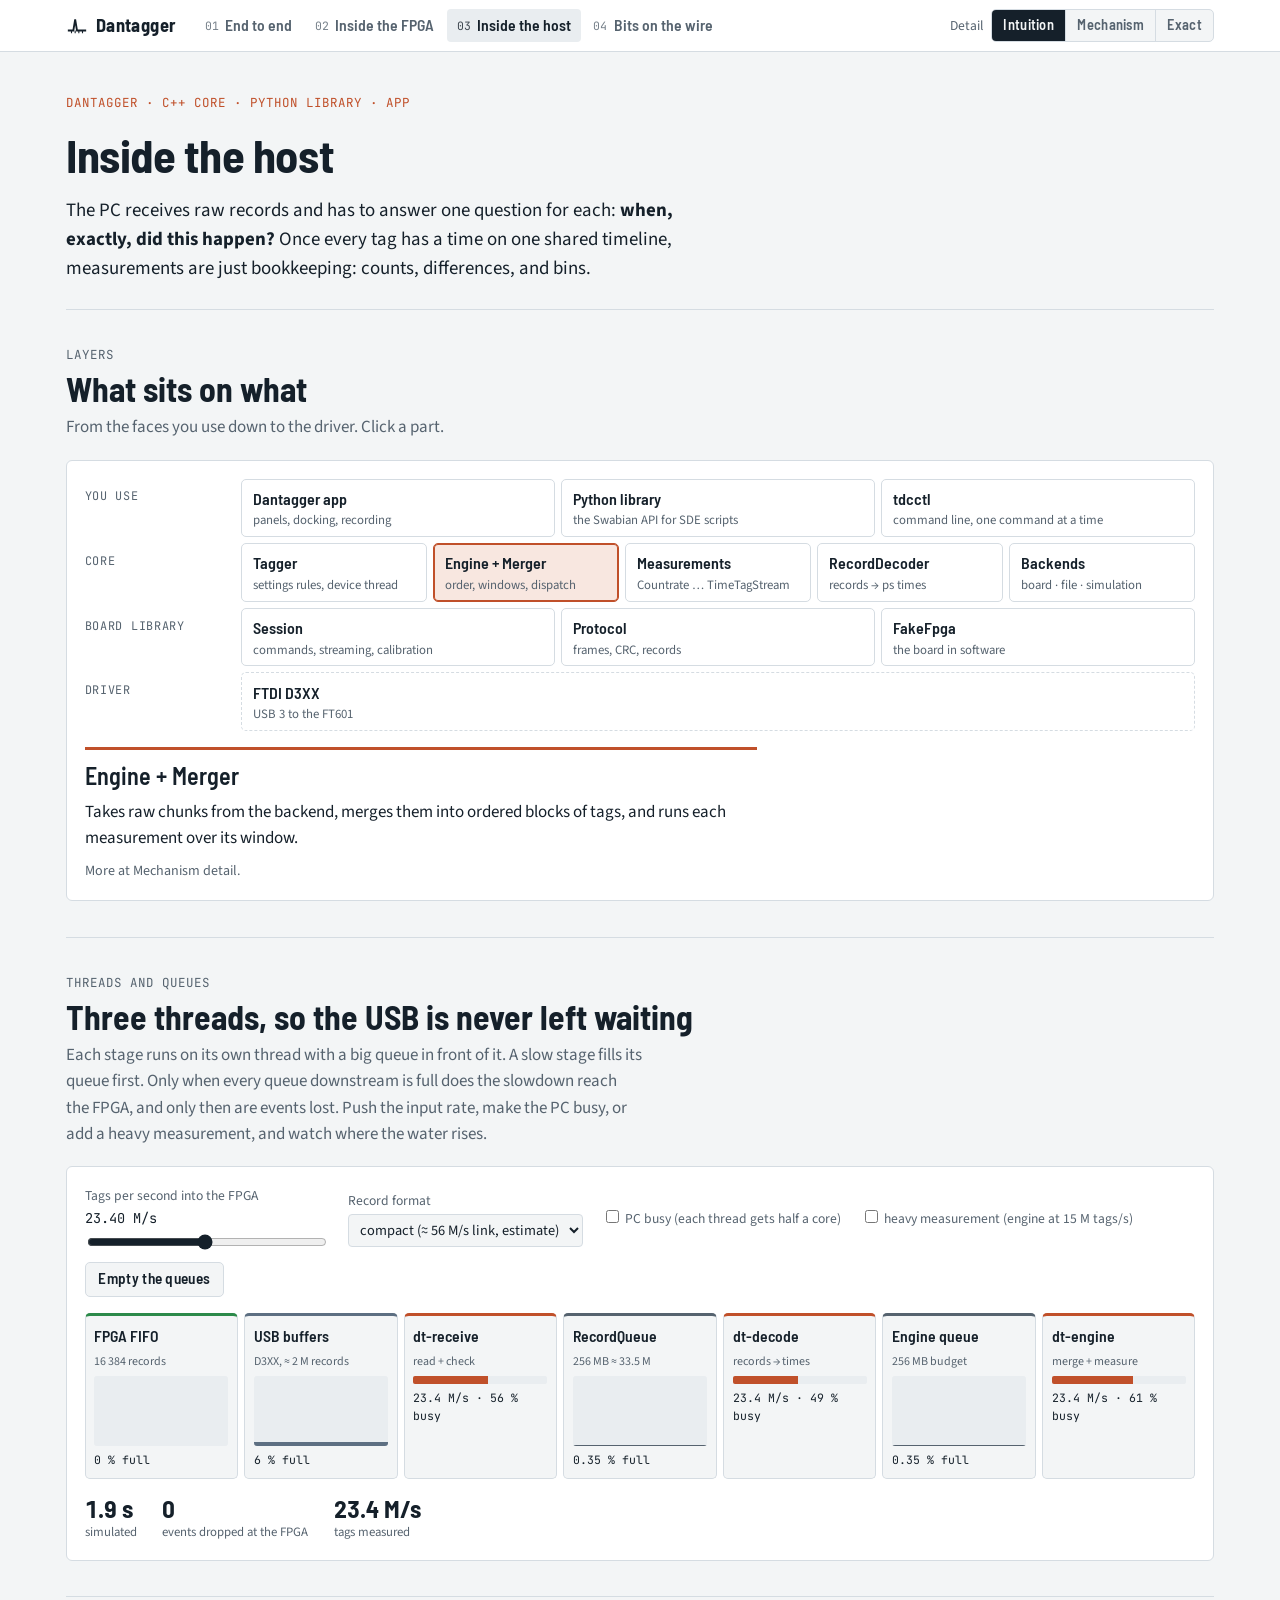
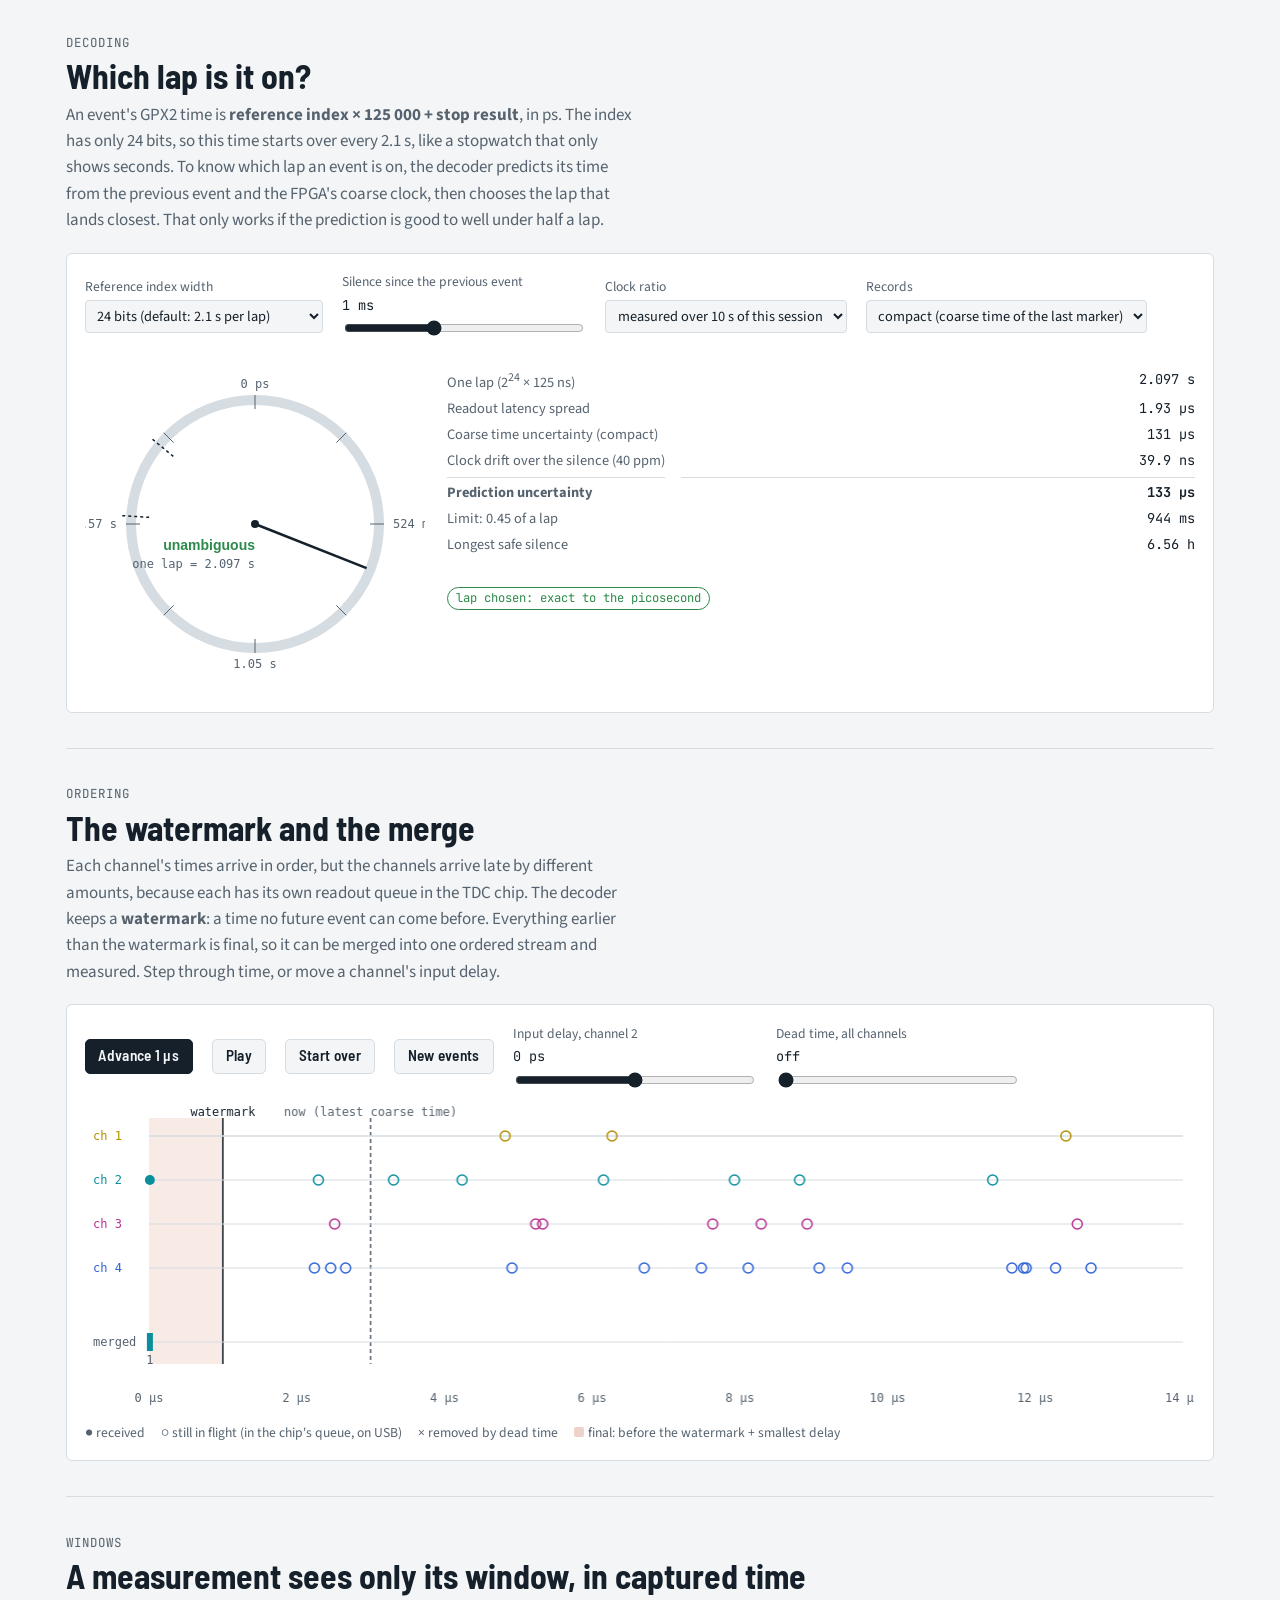
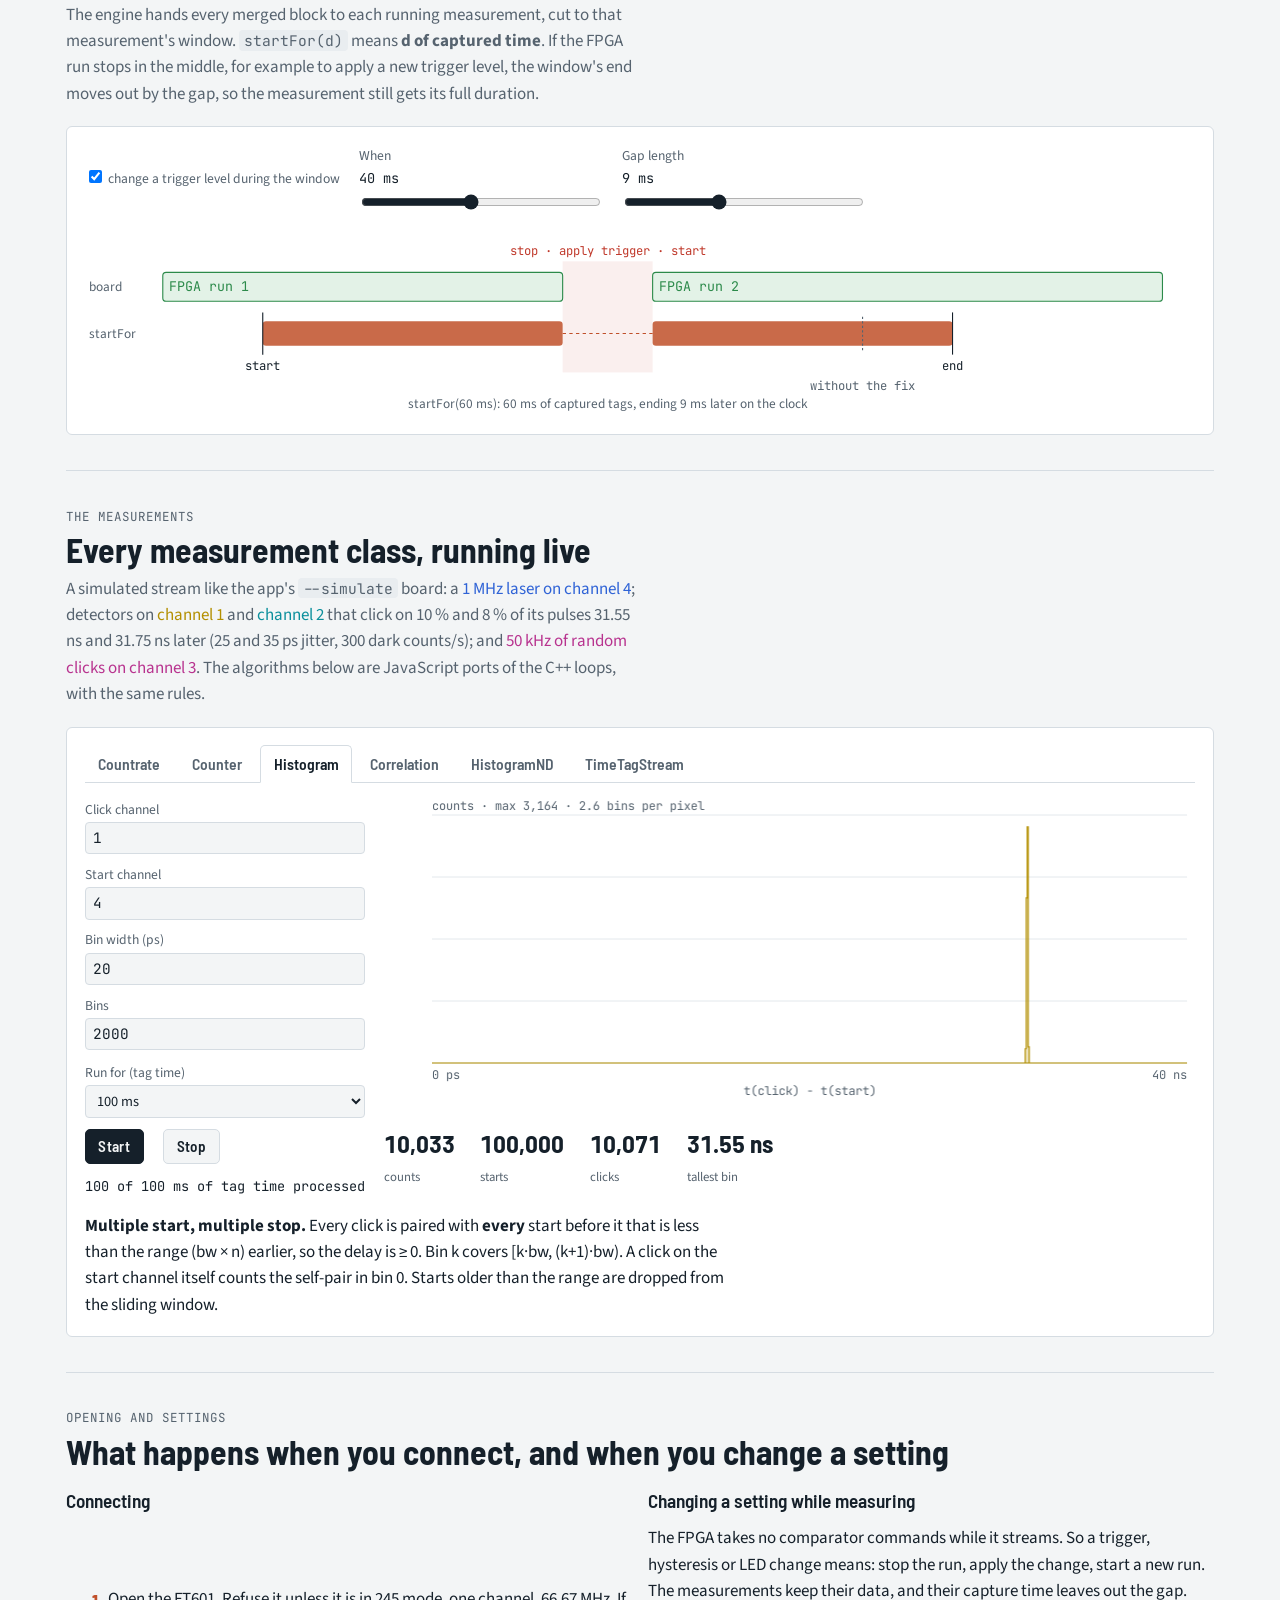
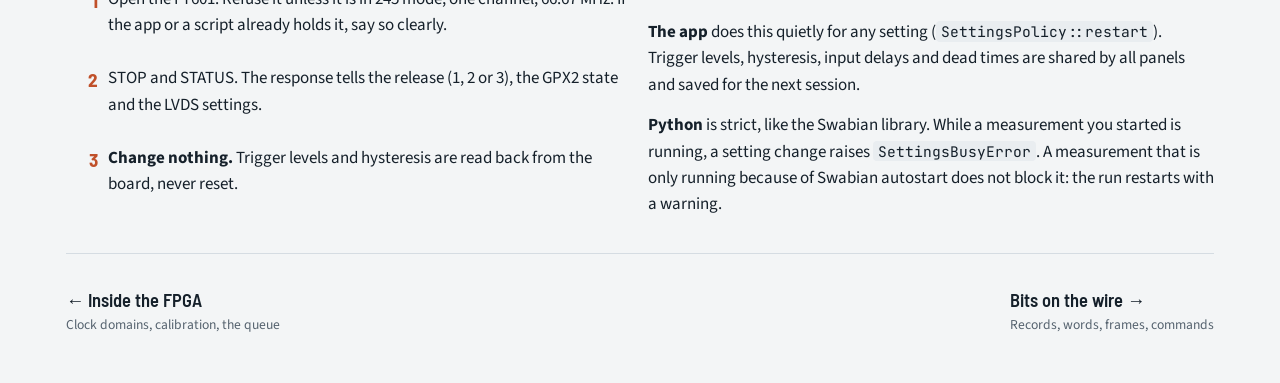
<file: artifacts/host.html>
<!doctype html>
<html lang="en">
<head>
<meta charset="utf-8">
<meta name="viewport" content="width=device-width, initial-scale=1, viewport-fit=cover">
<title>Inside the Host · Dantagger</title>
<meta name="claude:viewport-fit-sides" content="cover">
<link rel="preconnect" href="https://fonts.googleapis.com">
<link rel="preconnect" href="https://fonts.gstatic.com" crossorigin>
<link rel="stylesheet" href="https://fonts.googleapis.com/css2?family=Barlow+Semi+Condensed:wght@600;700&family=JetBrains+Mono:wght@400;600&family=Source+Sans+3:wght@400;600&display=swap">
<link rel="stylesheet" href="shared.css">
<style>
  :root { padding-top: env(safe-area-inset-top, 0px); padding-bottom: env(safe-area-inset-bottom, 0px); }
  /* layers */
  .stack { display: grid; gap: 6px; }
  .layer { display: grid; grid-template-columns: 9rem minmax(0, 1fr); gap: 0.8rem; align-items: stretch; }
  @media (max-width: 640px) { .layer { grid-template-columns: 1fr; gap: 0.3rem; } }
  .layer-name { font-family: var(--f-mono); font-size: 0.74rem; letter-spacing: 0.06em; text-transform: uppercase; color: var(--muted); padding-top: 0.55rem; }
  .layer-items { display: flex; flex-wrap: wrap; gap: 6px; }
  .li-btn {
    font: inherit; cursor: pointer; text-align: left; flex: 1 1 150px; min-width: 0;
    background: var(--panel); color: var(--ink); border: 1px solid var(--rule); border-radius: 5px; padding: 0.45rem 0.65rem; display: grid; gap: 0.05rem;
  }
  .li-btn b { font-family: var(--f-display); font-weight: 600; font-size: 1rem; }
  .li-btn small { color: var(--muted); font-size: 0.8rem; line-height: 1.3; }
  .li-btn:hover { background: var(--sunk); }
  .li-btn[aria-pressed="true"] { border-color: var(--host); box-shadow: inset 0 0 0 1px var(--host); background: var(--host-soft); }
  .li-btn.ext { border-style: dashed; }
  .layer-detail { border-top: 3px solid var(--host); padding-top: 0.8rem; display: grid; gap: 0.6rem; max-width: 84ch; }
  .layer-detail .meta { font-family: var(--f-mono); font-size: 0.78rem; color: var(--muted); }

  /* pipeline */
  .pipe { display: grid; grid-template-columns: repeat(7, minmax(0, 1fr)); gap: 6px; align-items: stretch; }
  @media (max-width: 900px) { .pipe { grid-template-columns: repeat(2, minmax(0, 1fr)); } }
  .pnode { border: 1px solid var(--rule); border-radius: 5px; padding: 0.55rem; display: grid; gap: 0.35rem; align-content: start; background: var(--bg); }
  .pnode.thread { border-top: 3px solid var(--host); }
  .pnode.queue { border-top: 3px solid var(--muted); }
  .pnode.fpga { border-top: 3px solid var(--fpga); }
  .pnode.usb { border-top: 3px solid var(--link); }
  .pnode h5 { margin: 0; font-family: var(--f-display); font-size: 0.98rem; font-weight: 600; }
  .pnode .sub { font-size: 0.75rem; color: var(--muted); line-height: 1.3; }
  .lvl-bar { height: 70px; background: var(--sunk); border-radius: 3px; position: relative; overflow: hidden; }
  .lvl-bar i { position: absolute; left: 0; right: 0; bottom: 0; background: var(--muted); }
  .util { height: 8px; background: var(--sunk); border-radius: 2px; overflow: hidden; }
  .util i { display: block; height: 100%; background: var(--host); }
  .pnum { font-family: var(--f-mono); font-size: 0.72rem; font-variant-numeric: tabular-nums; }

  /* wrap clock */
  .wrapviz { display: grid; grid-template-columns: minmax(0, 340px) minmax(0, 1fr); gap: 1.4rem; align-items: start; }
  @media (max-width: 760px) { .wrapviz { grid-template-columns: 1fr; } }
  .calc { display: grid; grid-template-columns: max-content minmax(0, 1fr); gap: 0.25rem 1rem; font-size: 0.9rem; }
  .calc dt { color: var(--muted); }
  .calc dd { margin: 0; font-family: var(--f-mono); font-size: 0.85rem; text-align: right; font-variant-numeric: tabular-nums; }
  .calc .sum { border-top: 1px solid var(--rule); padding-top: 0.25rem; }

  /* lab */
  .tabs { display: flex; flex-wrap: wrap; gap: 4px; border-bottom: 1px solid var(--rule); }
  .tabs button {
    font: inherit; font-family: var(--f-display); font-weight: 600; font-size: 0.98rem; cursor: pointer; background: transparent; color: var(--muted);
    border: 1px solid transparent; border-bottom: 0; border-radius: 5px 5px 0 0; padding: 0.35rem 0.8rem; margin-bottom: -1px;
  }
  .tabs button[aria-selected="true"] { color: var(--ink); background: var(--panel); border-color: var(--rule); border-bottom: 1px solid var(--panel); }
  .lab { display: grid; grid-template-columns: minmax(0, 280px) minmax(0, 1fr); gap: 1.2rem; }
  @media (max-width: 820px) { .lab { grid-template-columns: 1fr; } }
  .lab-side { display: grid; gap: 0.7rem; align-content: start; }
  .lab-side .control input, .lab-side .control select { width: 100%; }
  pre.code { margin: 0; background: var(--sunk); border-radius: 5px; padding: 0.7rem 0.8rem; font-family: var(--f-mono); font-size: 0.78rem; line-height: 1.5; overflow-x: auto; white-space: pre; }
  .ttable { font-family: var(--f-mono); font-size: 0.8rem; }
  .ttable td { padding: 0.2rem 0.6rem; }
  .sem { display: grid; gap: 0.5rem; max-width: 80ch; }

  /* windows timeline */
  .tl svg { width: 100%; height: auto; display: block; }

  .flow { display: grid; gap: 0.4rem; counter-reset: fl; padding: 0; margin: 0; }
  .flow li { list-style: none; display: grid; grid-template-columns: 2rem minmax(0, 1fr); gap: 0.6rem; align-items: start; margin: 0; }
  .flow li::before { counter-increment: fl; content: counter(fl); font-family: var(--f-display); font-weight: 700; color: var(--host); font-size: 1.2rem; text-align: right; }
</style>
</head>
<body>
<header class="topbar">
  <div class="topbar-inner">
    <a class="brand" href="index.html">
      <svg class="brand-mark" viewBox="0 0 24 24" aria-hidden="true"><path d="M2 18h6l2-12 2 12h10" fill="none" stroke="currentColor" stroke-width="2"/><path d="M10 21v-3M14 21v-3M18 21v-3M6 21v-3" stroke="currentColor" stroke-width="1.2"/></svg>
      Dantagger
    </a>
    <nav class="nav" aria-label="Pages">
      <a href="index.html"><span class="lvl">01</span>End to end</a>
      <a href="fpga.html"><span class="lvl">02</span>Inside the FPGA</a>
      <a href="host.html" aria-current="page"><span class="lvl">03</span>Inside the host</a>
      <a href="formats.html"><span class="lvl">04</span>Bits on the wire</a>
    </nav>
    <div class="depth"><span>Detail</span>
      <div class="seg" role="group" aria-label="Level of detail">
        <button data-level="1" aria-pressed="true">Intuition</button><button data-level="2" aria-pressed="false">Mechanism</button><button data-level="3" aria-pressed="false">Exact</button>
      </div>
    </div>
  </div>
</header>

<main class="wrap">
  <div class="hero">
    <div class="eyebrow c-host">Dantagger · C++ core · Python library · app</div>
    <h1>Inside the host</h1>
    <p class="lede">The PC receives raw records and has to answer one question for each: <b>when, exactly, did this happen?</b> Once every tag has a time on one shared timeline, measurements are just bookkeeping: counts, differences, and bins.</p>
    <p class="muted" data-depth="2" style="max-width:72ch">All of it is one C++ core. The app links it directly; Python reaches it through pybind11 with the Swabian Time Tagger API on top. The board's own library (<code>tdcctl</code>, copied from TDC_Firmware) handles USB, frames and commands underneath.</p>
  </div>

  <!-- ===================================================================== -->
  <section class="chapter">
    <div class="chapter-head">
      <div class="eyebrow">Layers</div>
      <h2>What sits on what</h2>
      <p class="muted" style="max-width:72ch">From the faces you use down to the driver. Click a part.</p>
    </div>
    <div class="bench">
      <div class="stack" id="stack"></div>
      <div class="layer-detail" id="layerDetail" aria-live="polite"></div>
    </div>
  </section>

  <!-- ===================================================================== -->
  <section class="chapter">
    <div class="chapter-head">
      <div class="eyebrow">Threads and queues</div>
      <h2>Three threads, so the USB is never left waiting</h2>
      <p class="muted" style="max-width:72ch">Each stage runs on its own thread with a big queue in front of it. A slow stage fills its queue first. Only when every queue downstream is full does the slowdown reach the FPGA, and only then are events lost. Push the input rate, make the PC busy, or add a heavy measurement, and watch where the water rises.</p>
    </div>
    <div class="bench">
      <div class="controls">
        <label class="control">Tags per second into the FPGA <output id="pRateOut"></output><input type="range" id="pRate" min="0" max="47.6" step="0.1" value="23.35"></label>
        <label class="control">Record format
          <select id="pFmt"><option value="56">compact (≈ 56 M/s link, estimate)</option><option value="28">64-bit (28 M/s link, measured)</option></select>
        </label>
        <label class="control"><span><input type="checkbox" id="pBusy"> PC busy (each thread gets half a core)</span></label>
        <label class="control"><span><input type="checkbox" id="pHeavy"> heavy measurement (engine at 15 M tags/s)</span></label>
        <button class="btn" id="pReset">Empty the queues</button>
      </div>
      <div class="pipe" id="pipe"></div>
      <div class="stat-row" id="pStats"></div>
      <div class="note" data-depth="2">Thread speeds come from the board run of 2026-10-22: at 23.35 M tags/s, <b>dt-receive</b> used 56 % of a core, <b>dt-decode</b> 49 % and <b>dt-engine</b> 61 %. That gives ceilings of about 42, 48 and 38 M tags/s. The engine is the next limit. Before the split, the single-thread design dropped events at 12.6 M/s.</div>
      <div class="note" data-depth="3">Queue sizes: FPGA FIFO 16 384 records; D3XX 64 transfers in flight plus a 4096-buffer library queue of 4 KiB (≈ 16 MB, <code>TdcOptions::usb_urb_count/usb_queue_buffers</code>); <code>RecordQueue</code> 256 MB of 8-byte records (<code>kRecordQueueBytes</code>); the engine queue's budget 256 MB (<code>kQueueBudgetBytes</code>; <code>Engine::push</code> blocks above it). The decoder pushes a chunk every 32 768 events or 1 ms of coarse time. Thread names show in <code>top -H</code>: dt-receive, dt-decode, dt-engine, dt-recorder, dt-worker.</div>
    </div>
  </section>

  <!-- ===================================================================== -->
  <section class="chapter">
    <div class="chapter-head">
      <div class="eyebrow">Decoding</div>
      <h2>Which lap is it on?</h2>
      <p class="muted" style="max-width:72ch">An event's GPX2 time is <b>reference index × 125 000 + stop result</b>, in ps. The index has only 24 bits, so this time starts over every 2.1 s, like a stopwatch that only shows seconds. To know which lap an event is on, the decoder predicts its time from the previous event and the FPGA's coarse clock, then chooses the lap that lands closest. That only works if the prediction is good to well under half a lap.</p>
    </div>
    <div class="bench">
      <div class="controls">
        <label class="control">Reference index width
          <select id="wBits"><option value="24" selected>24 bits (default: 2.1 s per lap)</option><option value="16">16 bits (8.2 ms)</option><option value="12">12 bits (512 µs)</option><option value="6">6 bits (8 µs, release-2 short frame)</option></select>
        </label>
        <label class="control">Silence since the previous event <output id="wGapOut"></output><input type="range" id="wGap" min="-7" max="4" step="0.05" value="-3"></label>
        <label class="control">Clock ratio
          <select id="wRatio"><option value="unmeasured">not measured yet (±200 ppm)</option><option value="measured" selected>measured over 10 s of this session</option></select>
        </label>
        <label class="control">Records
          <select id="wFmt"><option value="compact">compact (coarse time of the last marker)</option><option value="64">64-bit (own coarse time)</option></select>
        </label>
      </div>
      <div class="wrapviz">
        <div class="canvas-box"><canvas id="wrapCv" aria-label="One lap of the reference index as a clock face"></canvas></div>
        <div style="display:grid;gap:.8rem">
          <dl class="calc" id="wCalc"></dl>
          <div id="wVerdict"></div>
          <p class="note" data-depth="2">If the uncertainty is too big, the decoder does not guess. It <b>re-anchors</b>: it places the event at its coarse time, which is good to about a microsecond, and starts a new clock-ratio measurement from there. With the 24-bit default this needs a silence of over an hour. With release 2's 6-bit frame it happened after seconds, which is why 24 + 18 bits became the default.</p>
        </div>
      </div>
      <div class="note" data-depth="3"><code>RecordDecoder::feed</code> (<code>core/record_decoder.cpp</code>): <code>predicted = last_tgpx + dc × coarse_ps × ratio</code>, <code>k = round((predicted − t_cand) / wrap)</code>, <code>uncertainty = spread + |dc × coarse_ps| × ratio_unc</code>, re-anchor if <code>uncertainty &gt; 0.45 × wrap</code>. The spread is the worst readout latency difference: (16 + 1) frames × 42 bits × 2 ns + 0.5 µs = 1.93 µs (<code>tdcctl::max_result_latency_us</code>). Compact records add (2¹⁴ + 16) × 8 ns = 131.2 µs, because an event only carries the last marker's coarse time. The ratio (GPX2 ps per coarse ps) is measured from the run's first event every 1024 events once the span exceeds 50 ms, with uncertainty 3 × spread / span + 10⁻⁹. On an anchor, <code>K = coarse × 8000 + coarse_uncertainty − 600 ns − t_gpx</code>, kept at or after the run start, the watermark and the previous event. A fast path takes ratio = 1 while that is provably safe.</div>
    </div>
  </section>

  <!-- ===================================================================== -->
  <section class="chapter">
    <div class="chapter-head">
      <div class="eyebrow">Ordering</div>
      <h2>The watermark and the merge</h2>
      <p class="muted" style="max-width:72ch">Each channel's times arrive in order, but the channels arrive late by different amounts, because each has its own readout queue in the TDC chip. The decoder keeps a <b>watermark</b>: a time no future event can come before. Everything earlier than the watermark is final, so it can be merged into one ordered stream and measured. Step through time, or move a channel's input delay.</p>
    </div>
    <div class="bench">
      <div class="controls">
        <button class="btn primary" id="mStep">Advance 1 µs</button>
        <button class="btn" id="mPlay">Play</button>
        <button class="btn" id="mReset">Start over</button>
        <button class="btn" id="mNew">New events</button>
        <label class="control">Input delay, channel 2 <output id="mD2Out"></output><input type="range" id="mD2" min="-3000" max="3000" step="100" value="0"></label>
        <label class="control">Dead time, all channels <output id="mDeadOut"></output><input type="range" id="mDead" min="0" max="1500" step="50" value="0"></label>
      </div>
      <div class="canvas-box"><canvas id="mergeCv" aria-label="Four channel lanes, the watermark, and the merged stream"></canvas></div>
      <div class="legend"><span>● received</span><span>○ still in flight (in the chip's queue, on USB)</span><span>× removed by dead time</span><span><span class="sw" style="background:var(--host);opacity:.25"></span>final: before the watermark + smallest delay</span></div>
      <div class="note" data-depth="2">Delays are applied in software and exactly, in the Swabian <code>setInputDelay</code> convention: every tag of the channel moves by the delay. Since every future tag of a channel is at or after <i>watermark + its delay</i>, the merge can only release tags below <i>watermark + the smallest delay</i>. Dead time is non-extending: an event closer than the dead time to the last <i>accepted</i> event of its channel is dropped. Ties are ordered by channel number, as in the Swabian library.</div>
      <div class="note" data-depth="3"><code>Merger::push</code> (<code>core/merger.cpp</code>). The real watermark is the latest coarse time minus 20 µs (<code>kMarginPs</code>), plus 131 µs for compact runs, minus the clock-ratio error since the last event. A tag a negative delay moves before the run start is dropped. Between runs the timeline is shifted forward if needed so it never goes back. On the run's last chunk everything is flushed.</div>
    </div>
  </section>

  <!-- ===================================================================== -->
  <section class="chapter">
    <div class="chapter-head">
      <div class="eyebrow">Windows</div>
      <h2>A measurement sees only its window, in captured time</h2>
      <p class="muted" style="max-width:72ch">The engine hands every merged block to each running measurement, cut to that measurement's window. <code>startFor(d)</code> means <b>d of captured time</b>. If the FPGA run stops in the middle, for example to apply a new trigger level, the window's end moves out by the gap, so the measurement still gets its full duration.</p>
    </div>
    <div class="bench">
      <div class="controls">
        <label class="control"><span><input type="checkbox" id="tGap" checked> change a trigger level during the window</span></label>
        <label class="control">When <output id="tAtOut"></output><input type="range" id="tAt" min="15" max="70" value="40"></label>
        <label class="control">Gap length <output id="tLenOut"></output><input type="range" id="tLen" min="2" max="20" value="9"></label>
      </div>
      <div class="tl" id="tl"></div>
      <div class="note" data-depth="2"><code>start()</code> and <code>startFor()</code> take effect at the start of the next block the engine processes, or at the start of the next FPGA run if the board is idle. Measurements in one <code>SynchronizedMeasurements</code> group change together under one lock, so they share their window edges exactly. A block is also split around OVERFLOW markers, and each measurement is told about them (<code>on_special</code>). A new run is a discontinuity: pairing state such as a waiting START is forgotten (<code>on_gap</code>).</div>
      <div class="note" data-depth="3"><code>Engine::dispatch</code> (<code>core/engine.cpp</code>): <code>if (window_seen &amp;&amp; block.begin &gt; last_time &amp;&amp; stop_time != never) stop_time += block.begin − last_time</code>. This was added after SDE's tomography flow test failed about half the time: a window begun while the previous run was ending lost the gap, so a Counter bin of the window's length never completed.</div>
    </div>
  </section>

  <!-- ===================================================================== -->
  <section class="chapter" id="lab">
    <div class="chapter-head">
      <div class="eyebrow">The measurements</div>
      <h2>Every measurement class, running live</h2>
      <p class="muted" style="max-width:72ch">A simulated stream like the app's <code>--simulate</code> board: a <span class="ch4">1 MHz laser on channel 4</span>; detectors on <span class="ch1">channel 1</span> and <span class="ch2">channel 2</span> that click on 10 % and 8 % of its pulses 31.55 ns and 31.75 ns later (25 and 35 ps jitter, 300 dark counts/s); and <span class="ch3">50 kHz of random clicks on channel 3</span>. The algorithms below are JavaScript ports of the C++ loops, with the same rules.</p>
    </div>
    <div class="bench">
      <div class="tabs" role="tablist" id="labTabs"></div>
      <div class="lab">
        <div class="lab-side">
          <div id="labParams" style="display:grid;gap:.6rem"></div>
          <label class="control">Run for (tag time) <select id="labDur"><option value="20">20 ms</option><option value="100" selected>100 ms</option><option value="400">400 ms</option></select></label>
          <label class="control" data-depth="2"><span><input type="checkbox" id="labComb"> GPX2 quantisation (44.12 ps internal step)</span></label>
          <div class="controls"><button class="btn primary" id="labStart">Start</button><button class="btn" id="labStop">Stop</button></div>
          <div class="readout" id="labProgress"></div>
        </div>
        <div style="display:grid;gap:.8rem;min-width:0">
          <div class="canvas-box" id="labPlotBox"><canvas id="labCv"></canvas></div>
          <div class="stat-row" id="labStats"></div>
        </div>
      </div>
      <div class="sem" id="labSem"></div>
      <div data-depth="2"><div class="muted" style="font-size:.85rem;margin-bottom:.3rem">The same measurement in Python (the SDE scripts' API):</div><pre class="code" id="labCode"></pre></div>
    </div>
  </section>

  <!-- ===================================================================== -->
  <section class="chapter">
    <div class="chapter-head">
      <div class="eyebrow">Opening and settings</div>
      <h2>What happens when you connect, and when you change a setting</h2>
    </div>
    <div class="grid cols-2">
      <div class="prose">
        <h4>Connecting</h4>
        <ol class="flow">
          <li><span>Open the FT601. Refuse it unless it is in 245 mode, one channel, 66.67 MHz. If the app or a script already holds it, say so clearly.</span></li>
          <li><span>STOP and STATUS. The response tells the release (1, 2 or 3), the GPX2 state and the LVDS settings.</span></li>
          <li><span><b>Change nothing.</b> Trigger levels and hysteresis are read back from the board, never reset.</span></li>
          <li data-depth="2"><span>Python only, if the board is not set up (after a power cycle): configure the GPX2 with the frame policy and calibrate the link. "Set up" means the FPGA's LVDS state equals the state file recorded after the last calibration. The app instead offers a <b>Set up the board</b> button that does the same.</span></li>
          <li data-depth="3"><span>Frame policy: releases 2 and 3 use 24 + 18 bits in DDR, unless the last successful calibration was SDR; release 1 uses 24 + 20 in SDR. One state file per receive path: <code>&lt;serial&gt;.json</code> for release 1 and <code>&lt;serial&gt;.release2.json</code> for releases 2 and 3, so a fallback rate chosen once survives power cycles.</span></li>
        </ol>
      </div>
      <div class="prose">
        <h4>Changing a setting while measuring</h4>
        <p>The FPGA takes no comparator commands while it streams. So a trigger, hysteresis or LED change means: stop the run, apply the change, start a new run. The measurements keep their data, and their capture time leaves out the gap.</p>
        <p><b>The app</b> does this quietly for any setting (<code>SettingsPolicy::restart</code>). Trigger levels, hysteresis, input delays and dead times are shared by all panels and saved for the next session.</p>
        <p><b>Python</b> is strict, like the Swabian library. While a measurement you started is running, a setting change raises <code>SettingsBusyError</code>. A measurement that is only running because of Swabian autostart does not block it: the run restarts with a warning.</p>
        <p data-depth="2"><b>Saving tags.</b> Only the app writes tags to disk, and only when asked. A <code>StreamRecorder</code> taps the raw records on the decode thread, and its own writer thread writes them, so a slow disk never stalls USB. Files are raw FPGA records plus a JSON sidecar. <code>FileBackend</code> replays them through the same decoder. Python never saves tags.</p>
      </div>
    </div>
  </section>

  <div class="next-page">
    <a href="fpga.html">← Inside the FPGA<small>Clock domains, calibration, the queue</small></a>
    <a href="formats.html">Bits on the wire →<small>Records, words, frames, commands</small></a>
  </div>
</main>

<script src="shared.js"></script>
<script>
(function () {
  // ===========================================================================
  // Layers
  // ===========================================================================
  const LAYERS = [
    ["You use", [
      ["app", "Dantagger app", "panels, docking, recording", "<p>Every measurement type as a panel. Any number run at once, on the live stream or on saved tag files. Panels can be tabs, side by side, or separate OS windows. It also has the setup pages: comparator, GPX2 and LVDS, countrate versus trigger, and LEDs.</p>", "<p>A <code>Device</code> worker thread owns the <code>Tagger</code>; panels create the library's own measurement objects and copy their data ten times a second for drawing. Trigger levels, hysteresis, delays and dead times are shared and persistent (<code>~/.config/dantagger/channels.ini</code>). The rate bar comes from a tap on the decode thread, so it shows whatever is running.</p>", "app/main.cpp · app/device.cpp · app/panel*.cpp · app/pages.cpp · Dear ImGui 1.90.9-docking, ImPlot 0.16, GLFW 3.4"],
      ["python", "Python library", "the Swabian API for SDE scripts", "<p>A drop-in replacement for the Swabian <code>TimeTagger</code> module: <code>createTimeTagger</code>, <code>Countrate</code>, <code>Correlation</code>, <code>SynchronizedMeasurements</code>, and so on. The SDE scripts run unchanged.</p>", "<p>A pybind11 module (<code>_dantagger</code>) wraps the core; <code>__init__.py</code> adds the Swabian names, argument checks and banners. It is strict about settings (<code>SettingsBusyError</code>), configures and calibrates on the first open after power-up, and never writes tags to disk. Results are bit-exact against the real Swabian library (27 tests with it as the oracle).</p>", "python/Dantagger/__init__.py · core/python/module.cpp · tests/"],
      ["cli", "tdcctl", "command line, one command at a time", "<p>The board's command-line tool: status, GPX2 configure, calibrate, link test, count, stream to a file, decode a file.</p>", "<p>Unchanged from TDC_Firmware. It speaks to the board through the same host library, without the measurement core.</p>", "host/src/tdcctl_main.cpp"],
    ]],
    ["Core", [
      ["tagger", "Tagger", "settings rules, device thread", "<p>The device as the Python layer sees it: settings, the engine, and a device thread that streams only while some measurement is running.</p>", "<p>When the number of running measurements goes from 0 to 1, the device thread starts a run. When it drops to 0, it stops it. Settings go through the policy: strict (Python) or restart (app). <code>exclusive()</code> runs a device command with the board idle: comparator, LEDs, GPX2, LVDS.</p>", "core/tagger.hpp · core/tagger.cpp"],
      ["engine", "Engine + Merger", "order, windows, dispatch", "<p>Takes raw chunks from the backend, merges them into ordered blocks of tags, and runs each measurement over its window.</p>", "<p>One processing thread, dt-engine. The Merger applies dead time and delays and does the 4-way merge up to the watermark. <code>dispatch</code> cuts each block to every measurement's window and splits it around overflow markers. One mutex covers dispatch and all control calls, so synchronized groups change atomically.</p>", "core/engine.cpp · core/merger.cpp"],
      ["meas", "Measurements", "Countrate … TimeTagStream", "<p>Countrate, Counter, Histogram, Correlation, HistogramND and TimeTagStream, with Swabian semantics. See the live versions below.</p>", "<p>Each implements <code>process(t, ch, n, begin, end)</code> over a time-ordered slice, plus <code>on_gap</code>, <code>on_special</code> and <code>clear_data</code>. Hot loops keep their counters in locals, because members aliased the histogram writes and cost 20 % on HistogramND.</p>", "core/measurements.hpp · core/measurements.cpp"],
      ["decoder", "RecordDecoder", "records → ps times", "<p>Turns FPGA records into picosecond times per channel and keeps the watermark.</p>", "<p>Unwraps the reference index with the coarse clock and the measured clock ratio, re-anchors when that would be unsafe, and turns OVERFLOW markers into Swabian overflow tags (OverflowBegin, MissedEvents, OverflowEnd).</p>", "core/record_decoder.cpp"],
      ["backends", "Backends", "board · file · simulation", "<p>Where the records come from: the real board (<code>TdcBackend</code>), a saved file (<code>FileBackend</code>), or synthetic signals (<code>SimBackend</code>, <code>ReplayBackend</code>).</p>", "<p><code>TdcBackend::run</code> reads the GPX2 configuration and clocking from a STATUS at the start of each run, sets up the decoder from it, refuses runs that <code>capture_problem</code> rejects, chooses compact records when allowed, and runs the receive and decode threads. Taps (the rate bar and the recorder) see every raw record.</p>", "core/tdc_backend.cpp · core/file_backend.cpp · core/sim_backend.cpp · core/recorder.cpp"],
    ]],
    ["Board library", [
      ["session", "Session", "commands, streaming, calibration", "<p>Speaks the FPGA's protocol: one command at a time, each with its response, plus the streaming loop and the link calibration.</p>", "<p><code>stream_batches</code> sends START, reads DATA frames, checks each one (CRC, run ID, sequence, record format), expands compact words, and hands records to a sink after every USB read, until STOP or the window ends and the final response arrives. <code>LclkinScope</code> turns the GPX2's clock on only for the run.</p>", "host/src/tdc_session.cpp · host/include/tdcctl/"],
      ["proto", "Protocol", "frames, CRC, records", "<p>Builds and parses the 4 KiB frames and decodes the 113-field response.</p>", "<p>Also holds <code>CompactExpander</code> (words → 64-bit records), <code>CompactPacker</code> (the FPGA's packer in software, for tests), and the rules (<code>capture_problem</code>, <code>compact_problem</code>, <code>max_result_latency_us</code>).</p>", "host/src/tdc_protocol.cpp · host/src/protocol.cpp"],
      ["fake", "FakeFpga", "the board in software", "<p>A simulated FPGA that answers every command and streams records, used by the tests and by the app's <code>--simulate</code> and <code>--selftest</code>.</p>", "<p>It models the GPX2 configuration rules, calibration, both record formats and drops. The test suites run the whole path against it: 166 host checks and 4.45 M core checks.</p>", "host/include/tdcctl/fake_fpga.hpp"],
    ]],
    ["Driver", [
      ["d3xx", "FTDI D3XX", "USB 3 to the FT601", "<p>FTDI's library for the FT601: bulk transfers over USB 3.</p>", "<p>Dantagger keeps 64 transfers of 4 KiB in flight (the default is 8) and a 4096-buffer library queue (the default is 256), so a busy PC does not let the FPGA's 0.6 ms queue overflow. Override with <code>DANTAGGER_USB=URBS,QUEUE</code>. The transfer size stays one frame, so a lone response still completes at once.</p>", "host/src/d3xx_transport.cpp · third_party/ (D3XX 1.1.8)"],
    ]],
  ];
  const stack = document.getElementById("stack"), layerDetail = document.getElementById("layerDetail");
  const items = {};
  let curL = "engine";
  LAYERS.forEach(([name, list]) => {
    const row = document.createElement("div");
    row.className = "layer";
    row.innerHTML = `<div class="layer-name">${name}</div><div class="layer-items"></div>`;
    list.forEach(([id, t, s, d1, d2, src]) => {
      items[id] = { t, d1, d2, src };
      const b = document.createElement("button");
      b.className = "li-btn" + (id === "d3xx" ? " ext" : "");
      b.dataset.id = id;
      b.innerHTML = `<b>${t}</b><small>${s}</small>`;
      b.addEventListener("click", () => { curL = id; renderLayer(); });
      row.querySelector(".layer-items").appendChild(b);
    });
    stack.appendChild(row);
  });
  function renderLayer() {
    const it = items[curL];
    stack.querySelectorAll(".li-btn").forEach((b) => b.setAttribute("aria-pressed", String(b.dataset.id === curL)));
    layerDetail.innerHTML = `<h3>${it.t}</h3>${it.d1}${DT.level >= 2 ? `<div><span class="depth-tag">Mechanism</span></div>${it.d2}` : `<p class="muted" style="font-size:.88rem">More at Mechanism detail.</p>`}${DT.level >= 3 ? `<div class="where">${it.src}</div>` : ""}`;
  }
  renderLayer();
  DT.onDepth(renderLayer);

  // ===========================================================================
  // Pipeline simulation (1 ms steps)
  // ===========================================================================
  const NODES = [
    ["fpga", "FPGA FIFO", "16 384 records", 16384],
    ["usb", "USB buffers", "D3XX, ≈ 2 M records", 2.1e6],
    ["thread", "dt-receive", "read + check", 0],
    ["queue", "RecordQueue", "256 MB ≈ 33.5 M", 33.5e6],
    ["thread", "dt-decode", "records → times", 0],
    ["queue", "Engine queue", "256 MB budget", 33.5e6],
    ["thread", "dt-engine", "merge + measure", 0],
  ];
  const pipeEl = document.getElementById("pipe");
  pipeEl.innerHTML = NODES.map(([k, t, s], i) => `<div class="pnode ${k}"><h5>${t}</h5><div class="sub">${s}</div>${k === "thread" ? `<div class="util"><i id="pu${i}"></i></div><div class="pnum" id="pn${i}"></div>` : `<div class="lvl-bar"><i id="pl${i}"></i></div><div class="pnum" id="pn${i}"></div>`}</div>`).join("");
  let P;
  function pReset() { P = { lv: [0, 0, 0, 0, 0, 0, 0], drop: 0, captured: 0, t: 0, flow: [0, 0, 0] }; }
  pReset();
  document.getElementById("pReset").addEventListener("click", pReset);
  const pRate = document.getElementById("pRate");
  function pStep(dt) {
    const R = +pRate.value * 1e6, link = +document.getElementById("pFmt").value * 1e6;
    const busy = document.getElementById("pBusy").checked ? 0.5 : 1;
    const cap = [41.7e6 * busy, 47.6e6 * busy, (document.getElementById("pHeavy").checked ? 15e6 : 38.3e6) * busy];
    const L = P.lv;
    // engine drains its queue
    const eng = Math.min(L[5], cap[2] * dt); L[5] -= eng;
    // decode: from RecordQueue into engine queue
    const dec = Math.min(L[3], cap[1] * dt, NODES[5][3] - L[5]); L[3] -= dec; L[5] += dec;
    // receive: from USB buffers into RecordQueue
    const rec = Math.min(L[1], cap[0] * dt, NODES[3][3] - L[3]); L[1] -= rec; L[3] += rec;
    // link: FPGA FIFO -> USB buffers
    const lk = Math.min(L[0] + R * dt, link * dt, NODES[1][3] - L[1]);
    const into = R * dt;
    let fifo = L[0] + into - lk;
    if (fifo > NODES[0][3]) { P.drop += fifo - NODES[0][3]; fifo = NODES[0][3]; }
    P.captured += into - Math.max(0, L[0] + into - lk - NODES[0][3]);
    L[0] = Math.max(0, fifo); L[1] += lk;
    P.flow = [rec / dt / cap[0], dec / dt / cap[1], eng / dt / cap[2]];
    P.rates = [rec / dt, dec / dt, eng / dt];
    P.t += dt;
  }
  function pDraw() {
    document.getElementById("pRateOut").textContent = (+pRate.value).toFixed(2) + " M/s";
    NODES.forEach(([k, , , capN], i) => {
      if (k === "thread") {
        const j = (i - 2) / 2, u = Math.min(1, P.flow[j] || 0);
        document.getElementById("pu" + i).style.width = (u * 100).toFixed(0) + "%";
        document.getElementById("pn" + i).textContent = `${((P.rates ? P.rates[j] : 0) / 1e6).toFixed(1)} M/s · ${(u * 100).toFixed(0)} % busy`;
      } else {
        const f = Math.min(1, P.lv[i] / capN);
        const bar = document.getElementById("pl" + i);
        bar.style.height = (f * 100).toFixed(1) + "%";
        bar.style.background = f > 0.98 ? "var(--bad)" : f > 0.5 ? "var(--warn)" : k === "fpga" ? "var(--fpga)" : k === "usb" ? "var(--link)" : "var(--muted)";
        document.getElementById("pn" + i).textContent = `${(f * 100).toFixed(f < 0.01 && f > 0 ? 2 : 0)} % full`;
      }
    });
    document.getElementById("pStats").innerHTML = `<div class="stat"><b>${P.t.toFixed(1)} s</b><span>simulated</span></div>
      <div class="stat"><b style="color:${P.drop > 0 ? "var(--bad)" : "inherit"}">${DT.fmtInt(Math.round(P.drop))}</b><span>events dropped at the FPGA</span></div>
      <div class="stat"><b>${(P.rates ? P.rates[2] / 1e6 : 0).toFixed(1)} M/s</b><span>tags measured</span></div>`;
  }
  let pLast = 0;
  (function pLoop(t) {
    if (pLast) { const real = Math.min(0.05, (t - pLast) / 1000); for (let k = 0; k < 10; k++) pStep(real / 10); pDraw(); }
    pLast = t; requestAnimationFrame(pLoop);
  })(0);

  // ===========================================================================
  // Wrap decoder
  // ===========================================================================
  const wBits = document.getElementById("wBits"), wGap = document.getElementById("wGap"), wRatio = document.getElementById("wRatio"), wFmt = document.getElementById("wFmt");
  function wCompute() {
    const bits = +wBits.value, wrap = Math.pow(2, bits) * 125e3;        // ps
    const gap = Math.pow(10, +wGap.value) * 1e12;                           // ps
    const frameBits = bits + 18;
    const spread = ((16 + 1) * frameBits * 2 * 1e-3 + 0.5) * 1e6;          // ps
    const coarseU = wFmt.value === "compact" ? (16384 + 16) * 8000 : 0;
    const spreadAll = spread + coarseU;
    const runc = wRatio.value === "measured" ? 3 * spreadAll / 1e13 + 1e-9 : 2e-4;
    const drift = gap * runc;
    const unc = spreadAll + drift;
    const limit = 0.45 * wrap;
    const maxGap = (limit - spreadAll) / runc;
    return { bits, wrap, gap, spread, coarseU, runc, drift, unc, limit, maxGap, ok: unc <= limit };
  }
  function wDraw() {
    const c = wCompute();
    document.getElementById("wGapOut").textContent = DT.fmtTime(c.gap);
    const cv = document.getElementById("wrapCv");
    const size = Math.min(340, cv.parentElement.clientWidth);
    const { ctx } = DT.canvas(cv, size);
    const W = cv.parentElement.clientWidth, cx = W / 2, cy = size / 2, R = size / 2 - 46;
    ctx.clearRect(0, 0, W, size);
    const ink = DT.color("--ink"), muted = DT.color("--muted"), rule = DT.color("--rule"), host = DT.color("--host"), bad = DT.color("--bad"), good = DT.color("--good");
    // dial
    ctx.strokeStyle = rule; ctx.lineWidth = 10; ctx.beginPath(); ctx.arc(cx, cy, R, 0, 2 * Math.PI); ctx.stroke();
    ctx.lineWidth = 1; ctx.fillStyle = muted; ctx.textAlign = "center";
    for (let k = 0; k < 8; k++) {
      const a = -Math.PI / 2 + (k / 8) * 2 * Math.PI;
      ctx.beginPath(); ctx.moveTo(cx + (R - 9) * Math.cos(a), cy + (R - 9) * Math.sin(a)); ctx.lineTo(cx + (R + 5) * Math.cos(a), cy + (R + 5) * Math.sin(a)); ctx.strokeStyle = muted; ctx.stroke();
      if (k % 2 === 0) { ctx.textAlign = k === 2 ? "left" : k === 6 ? "right" : "center"; ctx.fillText(DT.fmtTime((k / 8) * c.wrap, 3), cx + (R + 14) * Math.cos(a), cy + (R + 16) * Math.sin(a) + 4); }
    }
    // true position and the prediction's uncertainty arc
    const trueFrac = 0.31;
    const predFrac = trueFrac + 0.35 * (c.unc / c.wrap) * Math.sin(+wGap.value * 3);
    const half = Math.min(Math.PI * 0.999, (c.unc / c.wrap) * 2 * Math.PI);
    const ap = -Math.PI / 2 + predFrac * 2 * Math.PI;
    ctx.strokeStyle = c.ok ? host : bad; ctx.globalAlpha = 0.45; ctx.lineWidth = 10;
    ctx.beginPath(); ctx.arc(cx, cy, R, ap - half, ap + half); ctx.stroke(); ctx.globalAlpha = 1;
    // 0.45-wrap limit marks around the prediction
    ctx.strokeStyle = ink; ctx.lineWidth = 1.5; ctx.setLineDash([3, 3]);
    for (const s of [-1, 1]) { const a = ap + s * 0.45 * 2 * Math.PI; ctx.beginPath(); ctx.moveTo(cx + (R - 18) * Math.cos(a), cy + (R - 18) * Math.sin(a)); ctx.lineTo(cx + (R + 12) * Math.cos(a), cy + (R + 12) * Math.sin(a)); ctx.stroke(); }
    ctx.setLineDash([]);
    // needle: the event's GPX2 time modulo the wrap (what the record says)
    const at = -Math.PI / 2 + trueFrac * 2 * Math.PI;
    ctx.strokeStyle = ink; ctx.lineWidth = 2.5; ctx.beginPath(); ctx.moveTo(cx, cy); ctx.lineTo(cx + (R - 4) * Math.cos(at), cy + (R - 4) * Math.sin(at)); ctx.stroke();
    ctx.fillStyle = ink; ctx.beginPath(); ctx.arc(cx, cy, 4, 0, 2 * Math.PI); ctx.fill();
    ctx.fillStyle = c.ok ? good : bad; ctx.font = "600 14px " + DT.color("--f-display");
    ctx.fillText(c.ok ? "unambiguous" : "ambiguous", cx, cy + 26);
    ctx.font = "12px " + DT.color("--f-mono"); ctx.fillStyle = muted; ctx.fillText("one lap = " + DT.fmtTime(c.wrap, 4), cx, cy + 44);
    ctx.textAlign = "left";
    // numbers
    document.getElementById("wCalc").innerHTML = `
      <dt>One lap (2<sup>${c.bits}</sup> × 125 ns)</dt><dd>${DT.fmtTime(c.wrap, 4)}</dd>
      <dt>Readout latency spread</dt><dd>${DT.fmtTime(c.spread)}</dd>
      <dt>Coarse time uncertainty (compact)</dt><dd>${c.coarseU ? DT.fmtTime(c.coarseU) : "0"}</dd>
      <dt>Clock drift over the silence (${c.runc < 1e-5 ? (c.runc * 1e9).toFixed(1) + " ppb" : (c.runc * 1e6).toFixed(0) + " ppm"})</dt><dd>${DT.fmtTime(c.drift)}</dd>
      <dt class="sum"><b>Prediction uncertainty</b></dt><dd class="sum"><b>${DT.fmtTime(c.unc)}</b></dd>
      <dt>Limit: 0.45 of a lap</dt><dd>${DT.fmtTime(c.limit)}</dd>
      <dt>Longest safe silence</dt><dd>${c.maxGap > 0 ? DT.fmtTime(c.maxGap) : "none"}</dd>`;
    document.getElementById("wVerdict").innerHTML = c.ok
      ? `<span class="pill good">lap chosen: exact to the picosecond</span>`
      : `<span class="pill bad">re-anchor: time from the coarse clock (≈ 1 µs), new ratio segment</span>`;
  }
  [wBits, wGap, wRatio, wFmt].forEach((e) => e.addEventListener("input", wDraw));
  wDraw(); DT.onResize(wDraw); DT.onTheme(wDraw);

  // ===========================================================================
  // Watermark and merge
  // ===========================================================================
  const SPAN = 14000000;          // ps shown (14 µs)
  const MARGIN = 2000000;         // ps, a scaled-down watermark margin for the picture
  let M = { now: 3000000, seed: 3, ev: null };
  function mGen() {
    const r = DT.rng(M.seed * 7919);
    M.ev = [[], [], [], []];
    for (let c = 0; c < 4; c++) {
      let t = r.exp(1.6e6), arr = 0;
      while (t < SPAN - 1000000) {
        const lat = 300000 + r() * 1400000 + c * 100000;   // ≤ 2 µs: the picture's watermark margin
        arr = Math.max(arr, t + lat);           // the chip keeps per-channel order
        M.ev[c].push({ t: Math.round(t / 1000) * 1000, arr });
        t += r.exp(c === 3 ? 1.2e6 : 1.8e6);
      }
    }
  }
  mGen();
  const mD2 = document.getElementById("mD2"), mDead = document.getElementById("mDead");
  function mDraw() {
    document.getElementById("mD2Out").textContent = DT.fmtTime(+mD2.value * 1000);
    document.getElementById("mDeadOut").textContent = +mDead.value ? DT.fmtTime(+mDead.value * 1000) : "off";
    const delays = [0, +mD2.value * 1000, 0, 0];
    const dead = +mDead.value * 1000;
    const wm = Math.max(0, M.now - MARGIN);
    const limit = wm + Math.min(...delays);
    const cv = document.getElementById("mergeCv");
    const { ctx, w } = DT.canvas(cv, 300);
    const x0 = 64, x1 = w - 12, X = (ps) => x0 + (ps / SPAN) * (x1 - x0);
    const laneY = (c) => 30 + c * 44, mergeY = 30 + 4 * 44 + 30;
    const muted = DT.color("--muted"), rule = DT.color("--rule"), host = DT.color("--host"), ink = DT.color("--ink");
    ctx.clearRect(0, 0, w, 300);
    // final region
    ctx.fillStyle = host; ctx.globalAlpha = 0.12; ctx.fillRect(x0, 12, Math.max(0, Math.min(X(limit), x1) - x0), mergeY + 22 - 12); ctx.globalAlpha = 1;
    // now and watermark
    const vline = (t, col, label, dash) => { if (t < 0 || t > SPAN) return; ctx.strokeStyle = col; ctx.setLineDash(dash); ctx.lineWidth = 1.5; ctx.beginPath(); ctx.moveTo(X(t), 12); ctx.lineTo(X(t), mergeY + 22); ctx.stroke(); ctx.setLineDash([]); ctx.fillStyle = col; ctx.textAlign = "center"; ctx.fillText(label, X(t), 10); ctx.textAlign = "left"; };
    vline(M.now, muted, "now (latest coarse time)", [4, 3]);
    vline(wm, ink, "watermark", []);
    // lanes
    const merged = [];
    for (let c = 0; c < 4; c++) {
      const y = laneY(c), col = DT.chColor(c + 1);
      ctx.strokeStyle = rule; ctx.beginPath(); ctx.moveTo(x0, y); ctx.lineTo(x1, y); ctx.stroke();
      ctx.fillStyle = col; ctx.fillText("ch " + (c + 1) + (delays[c] ? " +d" : ""), 8, y + 4);
      let last = null;
      for (const e of M.ev[c]) {
        const got = e.arr <= M.now;
        let deadDrop = false;
        if (dead > 0 && last !== null && e.t - last < dead) deadDrop = true; else last = e.t;
        const td = e.t + delays[c];
        if (delays[c] && got) { ctx.strokeStyle = col; ctx.globalAlpha = 0.5; ctx.beginPath(); ctx.moveTo(X(e.t), y); ctx.lineTo(X(td), y - 10); ctx.stroke(); ctx.globalAlpha = 1; }
        const px = X(delays[c] ? td : e.t), py = delays[c] ? y - 10 : y;
        if (deadDrop) {
          ctx.strokeStyle = col; ctx.lineWidth = 2; ctx.beginPath(); ctx.moveTo(px - 4, py - 4); ctx.lineTo(px + 4, py + 4); ctx.moveTo(px + 4, py - 4); ctx.lineTo(px - 4, py + 4); ctx.stroke(); ctx.lineWidth = 1;
          continue;
        }
        ctx.beginPath(); ctx.arc(px, py, 5, 0, 2 * Math.PI);
        if (got) { ctx.fillStyle = col; ctx.fill(); } else { ctx.strokeStyle = col; ctx.lineWidth = 1.5; ctx.stroke(); ctx.lineWidth = 1; }
        if (got && td < limit && td >= 0) merged.push({ t: td, c: c + 1 });
      }
    }
    // merged stream
    merged.sort((a, b) => a.t - b.t || a.c - b.c);
    ctx.fillStyle = muted; ctx.fillText("merged", 8, mergeY + 4);
    ctx.strokeStyle = rule; ctx.beginPath(); ctx.moveTo(x0, mergeY); ctx.lineTo(x1, mergeY); ctx.stroke();
    merged.forEach((m, i) => {
      ctx.fillStyle = DT.chColor(m.c); ctx.fillRect(X(m.t) - 3, mergeY - 9, 6, 18);
      if (i % 2 === 0 || merged.length < 14) { ctx.fillStyle = muted; ctx.textAlign = "center"; ctx.fillText(String(i + 1), X(m.t), mergeY + 22); ctx.textAlign = "left"; }
    });
    // axis
    ctx.fillStyle = muted;
    for (let t = 0; t <= SPAN; t += 2000000) { ctx.textAlign = "center"; ctx.fillText((t / 1e6) + " µs", X(t), 296); }
    ctx.textAlign = "left";
  }
  let mTimer = null;
  document.getElementById("mStep").addEventListener("click", () => { M.now = Math.min(SPAN + MARGIN, M.now + 1000000); mDraw(); });
  document.getElementById("mReset").addEventListener("click", () => { M.now = 1000000; mDraw(); });
  document.getElementById("mNew").addEventListener("click", () => { M.seed++; mGen(); mDraw(); });
  document.getElementById("mPlay").addEventListener("click", (e) => {
    if (mTimer) { clearInterval(mTimer); mTimer = null; e.target.textContent = "Play"; return; }
    if (M.now >= SPAN + MARGIN) M.now = 1000000;
    e.target.textContent = "Pause";
    mTimer = setInterval(() => { M.now += 250000; if (M.now >= SPAN + MARGIN) { clearInterval(mTimer); mTimer = null; e.target.textContent = "Play"; } mDraw(); }, 90);
  });
  [mD2, mDead].forEach((e) => e.addEventListener("input", mDraw));
  mDraw(); DT.onResize(mDraw); DT.onTheme(mDraw);

  // ===========================================================================
  // Windows timeline
  // ===========================================================================
  function tDraw() {
    const gapOn = document.getElementById("tGap").checked;
    const at = +document.getElementById("tAt").value, len = +document.getElementById("tLen").value;
    document.getElementById("tAtOut").textContent = at + " ms";
    document.getElementById("tLenOut").textContent = len + " ms";
    const start = 10, dur = 60, total = 100;
    const end = gapOn && at > start && at < start + dur ? start + dur + len : start + dur;
    const X = (v) => 70 + (v / total) * 900;
    const run = (a, b, label) => `<rect x="${X(a)}" y="40" width="${X(b) - X(a)}" height="26" rx="3" fill="var(--fpga-soft)" stroke="var(--fpga)"/><text x="${X(a) + 6}" y="57" font-size="12" fill="var(--fpga)" font-family="var(--f-mono)">${label}</text>`;
    let runs = gapOn ? run(0, at, "FPGA run 1") + run(at + len, total, "FPGA run 2") : run(0, total, "FPGA run 1");
    let gapSvg = gapOn ? `<rect x="${X(at)}" y="30" width="${X(at + len) - X(at)}" height="100" fill="var(--bad)" opacity="0.08"/><text x="${(X(at) + X(at + len)) / 2}" y="24" text-anchor="middle" font-size="11" fill="var(--bad)" font-family="var(--f-mono)">stop · apply trigger · start</text>` : "";
    const win = gapOn && at > start && at < start + dur
      ? `<rect x="${X(start)}" y="84" width="${X(at) - X(start)}" height="22" rx="3" fill="var(--host)" opacity="0.85"/><rect x="${X(at + len)}" y="84" width="${X(end) - X(at + len)}" height="22" rx="3" fill="var(--host)" opacity="0.85"/><line x1="${X(at)}" x2="${X(at + len)}" y1="95" y2="95" stroke="var(--host)" stroke-dasharray="3 3"/>`
      : `<rect x="${X(start)}" y="84" width="${X(end) - X(start)}" height="22" rx="3" fill="var(--host)" opacity="0.85"/>`;
    document.getElementById("tl").innerHTML = `<svg viewBox="0 0 1000 170" role="img" aria-label="Measurement window across FPGA runs">
      <text x="4" y="57" font-size="12" fill="var(--muted)" font-family="var(--f-body)">board</text>
      <text x="4" y="99" font-size="12" fill="var(--muted)" font-family="var(--f-body)">startFor</text>
      ${gapSvg}${runs}${win}
      <line x1="${X(start)}" x2="${X(start)}" y1="76" y2="114" stroke="var(--ink)"/><text x="${X(start)}" y="128" text-anchor="middle" font-size="11" fill="var(--ink)" font-family="var(--f-mono)">start</text>
      <line x1="${X(end)}" x2="${X(end)}" y1="76" y2="114" stroke="var(--ink)"/><text x="${X(end)}" y="128" text-anchor="middle" font-size="11" fill="var(--ink)" font-family="var(--f-mono)">end</text>
      ${gapOn && end !== start + dur ? `<line x1="${X(start + dur)}" x2="${X(start + dur)}" y1="80" y2="110" stroke="var(--muted)" stroke-dasharray="2 2"/><text x="${X(start + dur)}" y="146" text-anchor="middle" font-size="11" fill="var(--muted)" font-family="var(--f-mono)">without the fix</text>` : ""}
      <text x="${(X(start) + X(end)) / 2}" y="162" text-anchor="middle" font-size="12" fill="var(--muted)" font-family="var(--f-body)">startFor(60 ms): 60 ms of captured tags${gapOn && end !== start + dur ? `, ending ${len} ms later on the clock` : ""}</text>
    </svg>`;
  }
  ["tGap", "tAt", "tLen"].forEach((id) => document.getElementById(id).addEventListener("input", tDraw));
  tDraw();

  // ===========================================================================
  // The lab: a simulated stream and JS ports of the measurement loops
  // ===========================================================================
  function* stream(seed, comb) {
    // yields {t, c} in time order, 1 ms of tags at a time
    const r = DT.rng(seed);
    const period = 1e6;                        // 1 MHz laser
    let nextPulse = 437, poisson = r.exp(2e7), dark = [r.exp(3.33e9), r.exp(3.33e9)];
    const q = (t) => (comb ? Math.round(Math.floor((t % 125000) / 44.12) * 44.12) + Math.floor(t / 125000) * 125000 : Math.round(t));
    let ms = 0;
    while (true) {
      const end = (ms + 1) * 1e9, out = [];
      while (nextPulse < end) {
        out.push({ t: q(nextPulse), c: 4 });
        if (r() < 0.10) out.push({ t: q(nextPulse + 31550 + 25 * r.gauss()), c: 1 });
        if (r() < 0.08) out.push({ t: q(nextPulse + 31750 + 35 * r.gauss()), c: 2 });
        nextPulse += period;
      }
      while (poisson < end) { out.push({ t: q(poisson), c: 3 }); poisson += r.exp(2e7); }
      for (let k = 0; k < 2; k++) while (dark[k] < end) { out.push({ t: q(dark[k]), c: k + 1 }); dark[k] += r.exp(3.33e9); }
      out.sort((a, b) => a.t - b.t || a.c - b.c);
      ms++;
      yield { tags: out, begin: (ms - 1) * 1e9, end };
    }
  }
  const fastFloor = (x, bw) => Math.floor(x / bw);

  const MEAS = {
    Countrate: {
      params: [["channels", "Channels", "1,2,3,4"]],
      make(p) { const ch = p.channels; return { counts: [0, 0, 0, 0, 0], dur: 0, ch,
        process(t, c, b, e) { for (let i = 0; i < t.length; i++) this.counts[c[i]]++; this.dur += e - b; } }; },
      stats(m) { return m.ch.map((c) => [m.dur ? DT.fmtRate((m.counts[c] / m.dur) * 1e12) : "–", `ch ${c} (${DT.fmtInt(m.counts[c])} counts)`, c]); },
      draw(m, cv) { bars(cv, m.ch.map((c) => ({ v: m.dur ? (m.counts[c] / m.dur) * 1e12 : 0, c, label: "ch " + c })), "rate (/s)"); },
      sem: "<p><b>getData()</b> = counts ÷ capture duration, per channel. Before any capture it is NaN. The duration counts captured time only, so a run restart does not dilute the rate.</p>",
      code: (p) => `rate = TimeTagger.Countrate(tagger, [${p.channels.join(", ")}])\nrate.startFor(int(${p._dur}e9))      # ${p._dur} ms in ps\nrate.waitUntilFinished()\nprint(rate.getData())               # counts per second`,
    },
    Counter: {
      params: [["channels", "Channels", "1,2,3"], ["binwidth", "Bin width (ps)", "1000000000"], ["n", "Values kept", "100"]],
      make(p) { const bw = p.binwidth, n = p.n, ch = p.channels; return { bw, n, ch, cur: [0, 0, 0, 0, 0], done: [], start: null,
        process(t, c, b, e) {
          if (this.start === null) this.start = b;
          let i = 0;
          const binOf = (x) => fastFloor(x - this.start, this.bw);
          while (true) {
            const binEnd = this.start + (this.done.length + 1) * this.bw;
            while (i < t.length && t[i] < binEnd) { this.cur[c[i]]++; i++; }
            if (binEnd <= e) { this.done.push(this.ch.map((ch) => this.cur[ch])); this.cur = [0, 0, 0, 0, 0]; } else break;
          }
        } }; },
      stats(m) { const last = m.done.slice(-m.n); return m.ch.map((c, k) => { const v = last.map((r) => r[k]); const mean = v.reduce((a, b) => a + b, 0) / (v.length || 1); const vr = v.reduce((a, b) => a + (b - mean) ** 2, 0) / (v.length || 1); return [mean.toFixed(1), `ch ${c} mean per bin · var/mean ${mean ? (vr / mean).toFixed(2) : "–"}`, c]; }); },
      draw(m, cv) { lines(cv, m.ch.map((c, k) => ({ c, ys: m.done.slice(-m.n).map((r) => r[k]) })), m.n, "counts per bin (rolling, newest right)"); },
      sem: "<p>Bins of <b>capture time</b> [k·bw, (k+1)·bw) from the window's start. Only <b>completed</b> bins are stored, in a circular buffer of n values. Rolling <code>getData()</code> puts the newest last. The Poisson channel 3 shows var/mean ≈ 1. Channels 1 and 2 click on 10 % and 8 % of a fixed number of laser pulses, so their var/mean is 1 − p ≈ 0.9.</p>",
      code: (p) => `counter = TimeTagger.Counter(tagger, [${p.channels.join(", ")}], binwidth=${p.binwidth}, n_values=${p.n})\ncounter.startFor(int(${p._dur}e9))\ncounter.waitUntilFinished()\ndata = counter.getData()            # channels × n_values, newest last`,
    },
    Histogram: {
      params: [["click", "Click channel", "1"], ["start", "Start channel", "4"], ["binwidth", "Bin width (ps)", "20"], ["n", "Bins", "2000"]],
      make(p) { const m = { bw: p.binwidth, n: p.n, range: p.binwidth * p.n, click: p.click[0], start: p.start[0], h: new Float64Array(p.n), starts: [], head: 0, sN: 0, cN: 0,
        process(t, c) {
          for (let i = 0; i < t.length; i++) {
            if (c[i] === this.start) { this.starts.push(t[i]); this.sN++; }
            if (c[i] === this.click) {
              this.cN++;
              while (this.head < this.starts.length && this.starts[this.head] < t[i] - this.range + 1) this.head++;
              for (let k = this.head; k < this.starts.length; k++) this.h[fastFloor(t[i] - this.starts[k], this.bw)]++;
            }
          }
          if (this.head > 4096) { this.starts = this.starts.slice(this.head); this.head = 0; }
        } }; return m; },
      stats(m) { const tot = m.h.reduce((a, b) => a + b, 0); let pk = 0; m.h.forEach((v, i) => { if (v > m.h[pk]) pk = i; }); return [[DT.fmtInt(tot), "counts"], [DT.fmtInt(m.sN), "starts"], [DT.fmtInt(m.cN), "clicks"], [DT.fmtTime(pk * m.bw + m.bw / 2, 4), "tallest bin"]]; },
      draw(m, cv) { hist(cv, m.h, 0, m.bw, DT.chColor(m.click), "t(click) − t(start)"); },
      sem: "<p><b>Multiple start, multiple stop.</b> Every click is paired with <b>every</b> start before it that is less than the range (bw × n) earlier, so the delay is ≥ 0. Bin k covers [k·bw, (k+1)·bw). A click on the start channel itself counts the self-pair in bin 0. Starts older than the range are dropped from the sliding window.</p>",
      code: (p) => `hist = TimeTagger.Histogram(tagger, click_channel=${p.click[0]}, start_channel=${p.start[0]},\n                           binwidth=${p.binwidth}, n_bins=${p.n})\nhist.startFor(int(${p._dur}e9))\nhist.waitUntilFinished()\ncounts, edges = hist.getData(), hist.getIndex()   # index = left edges, ps`,
    },
    Correlation: {
      params: [["c1", "Channel 1", "1"], ["c2", "Channel 2", "2"], ["binwidth", "Bin width (ps)", "10"], ["n", "Bins", "200"]],
      make(p) { const bw = p.binwidth, n = p.n; const origin = -Math.trunc((bw * n) / 2); return { bw, n, origin, hi: origin + bw * n, c1: p.c1[0], c2: p.c2[0], h: new Float64Array(n), b1: [], h1: 0, b2: [], h2: 0, n1: 0, n2: 0, dur: 0,
        process(t, c, b, e) {
          this.dur += e - b;
          for (let i = 0; i < t.length; i++) {
            const tt = t[i];
            if (this.c1 === this.c2) {
              if (c[i] !== this.c1) continue;
              const keep = Math.max(this.hi, 1 - this.origin);
              while (this.h1 < this.b1.length && this.b1[this.h1] < tt - keep + 1) this.h1++;
              for (let k = this.h1; k < this.b1.length; k++) { const dd = tt - this.b1[k]; if (dd < this.hi) this.h[fastFloor(dd - this.origin, this.bw)]++; if (-dd >= this.origin) this.h[fastFloor(-dd - this.origin, this.bw)]++; }
              this.h[fastFloor(-this.origin, this.bw)]++; this.b1.push(tt); this.n1++; this.n2++;
              continue;
            }
            if (c[i] === this.c2) {
              while (this.h1 < this.b1.length && this.b1[this.h1] < tt + this.origin) this.h1++;
              for (let k = this.h1; k < this.b1.length; k++) this.h[fastFloor(this.b1[k] - tt - this.origin, this.bw)]++;
              this.b2.push(tt); this.n2++;
            } else if (c[i] === this.c1) {
              while (this.h2 < this.b2.length && this.b2[this.h2] < tt - this.hi + 1) this.h2++;
              for (let k = this.h2; k < this.b2.length; k++) this.h[fastFloor(tt - this.b2[k] - this.origin, this.bw)]++;
              this.b1.push(tt); this.n1++;
            }
          }
          if (this.h1 > 4096) { this.b1 = this.b1.slice(this.h1); this.h1 = 0; }
          if (this.h2 > 4096) { this.b2 = this.b2.slice(this.h2); this.h2 = 0; }
        } }; },
      stats(m) { const tot = m.h.reduce((a, b) => a + b, 0); let pk = 0; m.h.forEach((v, i) => { if (v > m.h[pk]) pk = i; }); const g2 = m.n1 && m.n2 ? (m.h[pk] * m.dur) / (m.bw * m.n1 * m.n2) : NaN; return [[DT.fmtInt(tot), "pairs"], [DT.fmtTime(m.origin + pk * m.bw + m.bw / 2, 4), "peak at t(ch1) − t(ch2)"], [isNaN(g2) ? "–" : g2.toFixed(0), "normalised peak (g2)"]]; },
      draw(m, cv) { hist(cv, m.h, m.origin, m.bw, DT.chColor(m.c1), "t(channel 1) − t(channel 2)"); },
      sem: "<p>A histogram of <b>t(ch1) − t(ch2) over all pairs</b>, both signs. Bin k covers [origin + k·bw, origin + (k+1)·bw) with origin = −(n·bw)/2 (integer division). <code>getIndex()</code> gives the left edges. Normalised (g2) = counts × capture duration ÷ (bw × n1 × n2). With the same channel twice it is an autocorrelation, and the self-pairs land at 0.</p><p data-depth=\"2\">Here the peak sits at −200 ps: channel 2's detector clicks 0.2 ns after channel 1's on the same pulse. Its width is √(25² + 35²) ≈ 43 ps rms. Side peaks from neighbouring pulses would sit at ±1 µs, outside this range.</p>",
      code: (p) => `corr = TimeTagger.Correlation(tagger, ${p.c1[0]}, ${p.c2[0]}, binwidth=${p.binwidth}, n_bins=${p.n})\ncorr.startFor(int(${p._dur}e9))\ncorr.waitUntilFinished()\ng2 = corr.getDataNormalized()`,
    },
    HistogramND: {
      params: [["start", "Start channel", "4"], ["stops", "Stop channels (x, y)", "1,2"], ["binwidth", "Bin width (ps), both axes", "50"], ["n", "Bins per axis", "120"], ["offset", "Input delay on the stops (ps)", "-28000"]],
      make(p) { const st = p.stops.slice(0, 2); return { start: p.start[0], stops: st, bw: p.binwidth, n: p.n, range: p.binwidth * p.n, off: p.offset, h: new Float64Array(p.n * p.n), active: false, t0: 0, got: 0, flat: 0, starts: 0, aband: 0, outside: 0,
        process(t, c) {
          for (let i = 0; i < t.length; i++) {
            const ci = c[i];
            let tt = t[i];
            if (ci === this.start) { this.starts++; if (this.active) this.aband++; this.active = true; this.t0 = tt; this.got = 0; this.flat = 0; }
            let axes = 0; this.stops.forEach((s, k) => { if (s === ci) axes |= 1 << k; });
            if (!axes || !this.active) continue;
            tt += this.off;
            axes &= ~this.got;
            const d = tt - this.t0;
            for (let k = 0; k < 2; k++) {
              if (!(axes & (1 << k))) continue;
              if (d >= this.range || d < 0) { this.active = false; this.outside++; break; }
              this.flat += fastFloor(d, this.bw) * (k === 0 ? this.n : 1);
              this.got |= 1 << k;
            }
            if (this.active && this.got === 3) { this.h[this.flat]++; this.active = false; }
          }
        } }; },
      stats(m) { const tot = m.h.reduce((a, b) => a + b, 0); return [[DT.fmtInt(tot), "pairs counted"], [DT.fmtInt(m.starts), "starts"], [DT.fmtInt(m.aband), "abandoned (new start first)"], [DT.fmtInt(m.outside), "outside the range"]]; },
      draw(m, cv) { heat(cv, m); },
      sem: "<p><b>Single start, first stop per axis.</b> A start opens a slot, and a new start replaces an unfinished one (abandoned). On each axis only the <b>first</b> stop after the start counts. A count needs every axis in range, and then the start is used up. A stop beyond its axis's range ends the start (outside). The data is row-major: the first stop channel is the row.</p><p data-depth=\"2\">The stops here carry a −28 ns input delay, like a zoom in the app's 2D panel, so a 120 × 50 ps grid covers 28.0 to 34.0 ns. The single spot is both detectors clicking on the same pulse: about 0.8 % of pulses.</p>",
      code: (p) => `# the stops' input delay shifts the window, as the app's 2D zoom does\ntagger.setInputDelay(${p.stops[0]}, ${p.offset}); tagger.setInputDelay(${p.stops[1] ?? p.stops[0]}, ${p.offset})\nh2 = TimeTagger.HistogramND(tagger, ${p.start[0]}, [${p.stops.slice(0, 2).join(", ")}], [${p.binwidth}, ${p.binwidth}], [${p.n}, ${p.n}])\nh2.startFor(int(${p._dur}e9))\nh2.waitUntilFinished()\nmap2d = np.reshape(h2.getData(), (${p.n}, ${p.n}))`,
    },
    TimeTagStream: {
      params: [["channels", "Channels", "1,2,3,4"], ["n", "Buffer size (tags)", "40"]],
      make(p) { return { ch: p.channels, n: p.n, buf: [], total: 0,
        process(t, c) { for (let i = 0; i < t.length; i++) if (this.ch.includes(c[i])) { this.total++; if (this.buf.length < this.n) this.buf.push([t[i], c[i]]); } } }; },
      stats(m) { return [[DT.fmtInt(m.total), "tags on the chosen channels"], [DT.fmtInt(m.buf.length), "kept in the buffer"]]; },
      draw(m, cv) { table(cv, m); },
      sem: "<p>An in-memory copy of the tags (time, channel, type) for the chosen channels, up to the buffer size. <code>getData()</code> hands them over and empties the buffer. The Python library never writes them to disk. In the app, <b>Start streaming</b> writes the <i>raw records</i> to a file in the data folder for a set time, and any panel can later read that file instead of the live stream.</p>",
      code: (p) => `stream = TimeTagger.TimeTagStream(tagger, n_max_events=${p.n}, channels=[${p.channels.join(", ")}])\nstream.startFor(int(${p._dur}e9))\nstream.waitUntilFinished()\nbuf = stream.getData()\nprint(buf.getTimestamps()[:10], buf.getChannels()[:10])`,
    },
  };

  // ---- drawing helpers --------------------------------------------------------
  const PH = 300;
  function frame(cv) { const { ctx, w, h } = DT.canvas(cv, PH); ctx.clearRect(0, 0, w, h); return { ctx, w, h }; }
  function axes(ctx, w, h, xl, xr, yl, label) {
    const muted = DT.color("--muted"), grid = DT.color("--grid");
    ctx.strokeStyle = grid; ctx.lineWidth = 1;
    for (let k = 0; k <= 4; k++) { const y = 16 + (k / 4) * (h - 52); ctx.beginPath(); ctx.moveTo(48, y); ctx.lineTo(w - 8, y); ctx.stroke(); }
    ctx.fillStyle = muted; ctx.textAlign = "left"; ctx.fillText(yl, 48, 11);
    ctx.textAlign = "center"; ctx.fillText(label, (w + 40) / 2, h - 4);
    ctx.textAlign = "left"; ctx.fillText(xl, 48, h - 20); ctx.textAlign = "right"; ctx.fillText(xr, w - 8, h - 20); ctx.textAlign = "left";
  }
  function bars(cv, items, yl) {
    const { ctx, w, h } = frame(cv);
    const max = Math.max(1, ...items.map((i) => i.v)) * 1.08;
    axes(ctx, w, h, "", "", yl + "  ·  max " + DT.fmtRate(max / 1.08), "");
    const bw = (w - 60) / items.length;
    items.forEach((it, k) => {
      const bh = (it.v / max) * (h - 52);
      ctx.fillStyle = DT.chColor(it.c); ctx.fillRect(52 + k * bw + bw * 0.2, 16 + (h - 52) - bh, bw * 0.6, bh);
      ctx.fillStyle = DT.color("--ink"); ctx.textAlign = "center"; ctx.fillText(it.label + ": " + DT.fmtRate(it.v), 52 + k * bw + bw / 2, h - 22); ctx.textAlign = "left";
    });
  }
  function hist(cv, data, origin, bw, color, label) {
    const { ctx, w, h } = frame(cv);
    const n = data.length, px = w - 56;
    // merge bins into pixels for display (max per pixel column)
    const cols = Math.min(n, Math.floor(px));
    const col = new Float64Array(cols);
    for (let i = 0; i < n; i++) { const k = Math.floor((i / n) * cols); if (data[i] > col[k]) col[k] = data[i]; }
    const max = Math.max(1, ...col) * 1.05;
    axes(ctx, w, h, DT.fmtTime(origin, 3), DT.fmtTime(origin + n * bw, 3), "counts · max " + DT.fmtInt(Math.round(max / 1.05)) + (cols < n ? " · " + (n / cols).toFixed(1) + " bins per pixel" : ""), label);
    ctx.beginPath(); ctx.moveTo(48, h - 36);
    for (let k = 0; k < cols; k++) { const x = 48 + (k / cols) * px, y = h - 36 - (col[k] / max) * (h - 52); ctx.lineTo(x, y); ctx.lineTo(48 + ((k + 1) / cols) * px, y); }
    ctx.lineTo(48 + px, h - 36); ctx.closePath();
    ctx.fillStyle = color; ctx.globalAlpha = 0.25; ctx.fill(); ctx.globalAlpha = 1; ctx.strokeStyle = color; ctx.lineWidth = 1.2; ctx.stroke();
  }
  function lines(cv, series, n, label) {
    const { ctx, w, h } = frame(cv);
    const max = Math.max(1, ...series.flatMap((s) => s.ys)) * 1.1;
    axes(ctx, w, h, "oldest", "newest", "counts per bin · max " + DT.fmtInt(Math.round(max / 1.1)), label);
    series.forEach((s) => {
      ctx.strokeStyle = DT.chColor(s.c); ctx.lineWidth = 1.5; ctx.beginPath();
      const off = n - s.ys.length;
      s.ys.forEach((v, i) => { const x = 48 + ((off + i) / Math.max(1, n - 1)) * (w - 56), y = h - 36 - (v / max) * (h - 52); i ? ctx.lineTo(x, y) : ctx.moveTo(x, y); });
      ctx.stroke();
    });
  }
  function heat(cv, m) {
    const size = Math.min(PH, cv.parentElement.clientWidth);
    const { ctx, w, h } = DT.canvas(cv, PH);
    ctx.clearRect(0, 0, w, h);
    const S = Math.min(h - 46, w - 70), x0 = 52, y0 = 10;
    let max = 0; for (const v of m.h) if (v > max) max = v;
    const img = ctx.createImageData(m.n, m.n);
    const lo = [52, 40, 90], hi = [255, 214, 120];
    for (let r = 0; r < m.n; r++) for (let c = 0; c < m.n; c++) {
      const v = m.h[r * m.n + c], f = max ? Math.log1p(v) / Math.log1p(max) : 0, p = ((m.n - 1 - c) * m.n + r) * 4;
      img.data[p] = v ? lo[0] + f * (hi[0] - lo[0]) : 0; img.data[p + 1] = v ? lo[1] + f * (hi[1] - lo[1]) : 0; img.data[p + 2] = v ? lo[2] + f * (hi[2] - lo[2]) : 0; img.data[p + 3] = v ? 255 : 25;
    }
    const off = document.createElement("canvas"); off.width = m.n; off.height = m.n; off.getContext("2d").putImageData(img, 0, 0);
    ctx.imageSmoothingEnabled = false; ctx.drawImage(off, x0, y0, S, S);
    ctx.strokeStyle = DT.color("--rule"); ctx.strokeRect(x0, y0, S, S);
    ctx.fillStyle = DT.color("--muted");
    const a = -m.off, b = -m.off + m.range;
    ctx.textAlign = "left"; ctx.fillText(DT.fmtTime(a, 3), x0, y0 + S + 14); ctx.textAlign = "right"; ctx.fillText(DT.fmtTime(b, 3), x0 + S, y0 + S + 14);
    ctx.textAlign = "center"; ctx.fillText(`x: stop ch ${m.stops[0]} − start`, x0 + S / 2, y0 + S + 30);
    ctx.save(); ctx.translate(14, y0 + S / 2); ctx.rotate(-Math.PI / 2); ctx.fillText(`y: stop ch ${m.stops[1] ?? m.stops[0]} − start`, 0, 0); ctx.restore();
    ctx.textAlign = "left"; ctx.fillText("log colour · max " + DT.fmtInt(max), x0 + S + 10, y0 + 12);
  }
  function table(cv, m) {
    const box = document.getElementById("labPlotBox");
    box.querySelector("canvas").hidden = true;
    let t = box.querySelector("table");
    if (!t) { t = document.createElement("table"); t.className = "ttable"; box.appendChild(t); }
    t.hidden = false;
    t.innerHTML = `<thead><tr><th>#</th><th class="num">timestamp (ps)</th><th>channel</th><th>type</th></tr></thead><tbody>${m.buf.slice(0, 14).map(([tt, c], i) => `<tr><td>${i}</td><td class="num">${DT.fmtInt(tt)}</td><td class="ch${c}">${c}</td><td class="muted">TimeTag</td></tr>`).join("")}</tbody>`;
  }

  // ---- lab state --------------------------------------------------------------
  const tabs = document.getElementById("labTabs");
  let curM = "Histogram", labM = null, labGen = null, labDone = 0, labTotal = 0, labTimer = null;
  Object.keys(MEAS).forEach((k) => {
    const b = document.createElement("button");
    b.textContent = k; b.setAttribute("role", "tab"); b.dataset.k = k;
    b.addEventListener("click", () => { curM = k; stopLab(); renderParams(); resetLab(); });
    tabs.appendChild(b);
  });
  const parseList = (s) => s.split(/[\s,]+/).map(Number).filter((n) => n >= 1 && n <= 4);
  function readParams() {
    const p = { _dur: +document.getElementById("labDur").value };
    MEAS[curM].params.forEach(([k]) => {
      const v = document.getElementById("lp-" + k).value;
      p[k] = ["channels", "click", "start", "c1", "c2", "stops"].includes(k) ? parseList(v) : Math.round(Number(v));
    });
    if (p.binwidth !== undefined) p.binwidth = Math.max(1, p.binwidth || 1);
    if (p.n !== undefined) p.n = Math.max(1, Math.min(curM === "HistogramND" ? 400 : 20000, p.n || 1));
    ["click", "start", "c1", "c2"].forEach((k) => { if (p[k] && !p[k].length) p[k] = [1]; });
    if (p.stops && !p.stops.length) p.stops = [1, 2];
    if (p.channels && !p.channels.length) p.channels = [1];
    return p;
  }
  function renderParams() {
    tabs.querySelectorAll("button").forEach((b) => b.setAttribute("aria-selected", String(b.dataset.k === curM)));
    document.getElementById("labParams").innerHTML = MEAS[curM].params.map(([k, label, def]) => `<label class="control">${label}<input type="text" class="mono" id="lp-${k}" value="${def}"></label>`).join("");
    MEAS[curM].params.forEach(([k]) => document.getElementById("lp-" + k).addEventListener("change", () => { stopLab(); resetLab(); }));
    document.getElementById("labSem").innerHTML = MEAS[curM].sem;
    DT.setDepth(DT.level);
  }
  function resetLab() {
    const p = readParams();
    labM = MEAS[curM].make(p);
    labGen = stream(11, document.getElementById("labComb").checked);
    labDone = 0; labTotal = p._dur;
    document.getElementById("labCode").textContent = MEAS[curM].code(p);
    const box = document.getElementById("labPlotBox");
    box.querySelector("canvas").hidden = false;
    const t = box.querySelector("table"); if (t) t.hidden = true;
    drawLab();
  }
  function drawLab() {
    const cv = document.getElementById("labCv");
    MEAS[curM].draw(labM, cv);
    document.getElementById("labStats").innerHTML = MEAS[curM].stats(labM).map(([v, l, c]) => `<div class="stat"><b${c ? ` class="ch${c}"` : ""}>${v}</b><span>${l}</span></div>`).join("");
    document.getElementById("labProgress").textContent = `${labDone} of ${labTotal} ms of tag time processed`;
  }
  function stopLab() { if (labTimer) cancelAnimationFrame(labTimer); labTimer = null; }
  function runLab() {
    const perFrame = Math.max(1, Math.round(labTotal / 60));
    for (let k = 0; k < perFrame && labDone < labTotal; k++) {
      const blk = labGen.next().value;
      labM.process(blk.tags.map((x) => x.t), blk.tags.map((x) => x.c), blk.begin, blk.end);
      labDone++;
    }
    drawLab();
    if (labDone < labTotal) labTimer = requestAnimationFrame(runLab); else labTimer = null;
  }
  document.getElementById("labStart").addEventListener("click", () => { stopLab(); resetLab(); labTimer = requestAnimationFrame(runLab); });
  document.getElementById("labStop").addEventListener("click", stopLab);
  document.getElementById("labDur").addEventListener("change", () => { stopLab(); resetLab(); });
  document.getElementById("labComb").addEventListener("change", () => { stopLab(); resetLab(); });
  renderParams(); resetLab();
  labTimer = requestAnimationFrame(runLab);
  DT.onResize(drawLab); DT.onTheme(drawLab);
})();
</script>
</body>
</html>
</file>
<file: artifacts/shared.css>
/* Dantagger explainer: shared styles.
   Layout: a lab-notebook column (~72ch) that widens to full-bleed "bench" panels for the interactive models.
   Colour encodes meaning everywhere: one colour per hardware/software stage, scope-style colours per channel. */
:root {
  --bg: #f3f5f6;
  --panel: #ffffff;
  --sunk: #e9edf0;
  --ink: #15202a;
  --muted: #56636f;
  --rule: #d5dce2;
  --grid: #e3e8ec;

  /* stages */
  --board: #6a4fc4;     /* comparator board + TDC-GPX2 */
  --fpga: #2c8a4a;      /* Artix-7 firmware */
  --link: #5d6f82;      /* FT601 / USB 3 */
  --host: #c0502a;      /* host software */
  --board-soft: #ece8fa;
  --fpga-soft: #e3f2e7;
  --link-soft: #e6ebf0;
  --host-soft: #f8e7e0;

  /* channels, oscilloscope convention */
  --ch1: #b38f00;
  --ch2: #0b8f9c;
  --ch3: #b8338f;
  --ch4: #2f63d6;

  --good: #2c8a4a;
  --warn: #b26b00;
  --bad: #c0392b;

  --f-display: "Barlow Semi Condensed", "Arial Narrow", "Helvetica Neue", Arial, sans-serif;
  --f-body: "Source Sans 3", "Segoe UI", "Helvetica Neue", Arial, sans-serif;
  --f-mono: "JetBrains Mono", ui-monospace, "SFMono-Regular", Menlo, Consolas, monospace;

  --step--1: 0.84rem;
  --step-0: 1rem;
  --step-1: 1.2rem;
  --step-2: 1.5rem;
  --step-3: 2.1rem;
  --step-4: 2.9rem;
  --radius: 6px;
}
@media (prefers-color-scheme: dark) {
  :root:not([data-theme="light"]) {
    --bg: #0f151b; --panel: #161e26; --sunk: #1c2630; --ink: #e2e9ef; --muted: #93a3b1; --rule: #2a3643; --grid: #222d38;
    --board: #a690f0; --fpga: #5cc27a; --link: #9fb0c2; --host: #f08a62;
    --board-soft: #2a2442; --fpga-soft: #1b3324; --link-soft: #233040; --host-soft: #3a2219;
    --ch1: #f2cf4a; --ch2: #4fd0db; --ch3: #f07ac8; --ch4: #7ea6ff;
    --good: #5cc27a; --warn: #f0a640; --bad: #ff7a6b;
    color-scheme: dark;
  }
}
:root[data-theme="dark"] {
  --bg: #0f151b; --panel: #161e26; --sunk: #1c2630; --ink: #e2e9ef; --muted: #93a3b1; --rule: #2a3643; --grid: #222d38;
  --board: #a690f0; --fpga: #5cc27a; --link: #9fb0c2; --host: #f08a62;
  --board-soft: #2a2442; --fpga-soft: #1b3324; --link-soft: #233040; --host-soft: #3a2219;
  --ch1: #f2cf4a; --ch2: #4fd0db; --ch3: #f07ac8; --ch4: #7ea6ff;
  --good: #5cc27a; --warn: #f0a640; --bad: #ff7a6b;
  color-scheme: dark;
}

* { box-sizing: border-box; }
html { -webkit-text-size-adjust: 100%; }
body {
  margin: 0;
  background: var(--bg);
  color: var(--ink);
  font-family: var(--f-body);
  font-size: 17px;
  line-height: 1.55;
}
body::before {
  content: ""; position: fixed; inset: 0 0 auto; height: env(safe-area-inset-top, 0px); z-index: 10; background: var(--panel);
}
a { color: inherit; text-decoration-thickness: 1px; text-underline-offset: 3px; }
a:hover { text-decoration-thickness: 2px; }
:focus-visible { outline: 2px solid var(--ink); outline-offset: 2px; border-radius: 3px; }
code, .mono { font-family: var(--f-mono); font-size: 0.86em; }
code { background: var(--sunk); padding: 0.05em 0.35em; border-radius: 4px; }
h1, h2, h3, h4 { font-family: var(--f-display); line-height: 1.1; text-wrap: balance; margin: 0; }
h1 { font-size: var(--step-4); font-weight: 700; letter-spacing: -0.01em; }
h2 { font-size: var(--step-3); font-weight: 700; }
h3 { font-size: var(--step-2); font-weight: 600; }
h4 { font-size: var(--step-1); font-weight: 600; }
p { margin: 0; }
ul, ol { margin: 0; padding-left: 1.3em; }
li + li { margin-top: 0.3em; }
table { border-collapse: collapse; width: 100%; font-size: 0.92rem; }
th, td { text-align: left; padding: 0.45em 0.7em; border-bottom: 1px solid var(--rule); vertical-align: top; }
th { font-family: var(--f-display); font-weight: 600; font-size: 0.95rem; letter-spacing: 0.02em; color: var(--muted); }
td.num, th.num { text-align: right; font-variant-numeric: tabular-nums; }
.scroll-x { overflow-x: auto; max-width: 100%; }

/* ---------- top bar ---------- */
.topbar {
  position: sticky; top: env(safe-area-inset-top, 0px); z-index: 20;
  background: var(--panel); border-bottom: 1px solid var(--rule);
}
.topbar-inner {
  max-width: 1180px; margin: 0 auto;
  padding-left: max(16px, env(safe-area-inset-left, 0px)); padding-right: max(16px, env(safe-area-inset-right, 0px));
  padding-block: 0.55rem;
  display: flex; flex-wrap: wrap; align-items: center; gap: 0.6rem 1.2rem;
}
.brand { font-family: var(--f-display); font-weight: 700; font-size: 1.15rem; letter-spacing: 0.02em; text-decoration: none; display: flex; align-items: center; gap: 0.5rem; }
.brand-mark { width: 22px; height: 22px; flex: none; }
.nav { display: flex; flex-wrap: wrap; gap: 0.2rem; flex: 1 1 auto; }
.nav a {
  text-decoration: none; font-family: var(--f-display); font-weight: 600; font-size: 0.98rem;
  padding: 0.25rem 0.6rem; border-radius: 4px; color: var(--muted); display: flex; align-items: center; gap: 0.4rem;
}
.nav a .lvl { font-family: var(--f-mono); font-size: 0.72rem; font-weight: 400; opacity: 0.8; }
.nav a:hover { color: var(--ink); background: var(--sunk); }
.nav a[aria-current="page"] { color: var(--ink); background: var(--sunk); }

.depth { display: flex; align-items: center; gap: 0.5rem; font-size: 0.85rem; color: var(--muted); }
.seg { display: inline-flex; border: 1px solid var(--rule); border-radius: 5px; overflow: hidden; background: var(--bg); }
.seg button {
  font: inherit; font-family: var(--f-display); font-weight: 600; font-size: 0.9rem; letter-spacing: 0.02em;
  border: 0; background: transparent; color: var(--muted); padding: 0.28rem 0.7rem; cursor: pointer;
}
.seg button + button { border-left: 1px solid var(--rule); }
.seg button[aria-pressed="true"] { background: var(--ink); color: var(--bg); }
.seg button:hover:not([aria-pressed="true"]) { color: var(--ink); background: var(--sunk); }

/* ---------- page structure ---------- */
.wrap {
  max-width: 1180px; margin: 0 auto;
  padding-left: max(16px, env(safe-area-inset-left, 0px)); padding-right: max(16px, env(safe-area-inset-right, 0px));
}
.hero { padding-block: 2.6rem 1.6rem; display: grid; gap: 1rem; }
.eyebrow { font-family: var(--f-mono); font-size: 0.78rem; letter-spacing: 0.08em; text-transform: uppercase; color: var(--muted); }
.lede { font-size: 1.18rem; max-width: 68ch; color: var(--ink); }
.prose { max-width: 72ch; display: grid; gap: 0.9rem; }
.prose p, .prose li { color: var(--ink); }
.muted { color: var(--muted); }
section.chapter { padding-block: 2.2rem; border-top: 1px solid var(--rule); display: grid; gap: 1.2rem; }
.chapter-head { display: grid; gap: 0.4rem; }
.chapter-head .eyebrow { display: flex; gap: 0.6rem; align-items: center; }

/* depth gating: shared.js hides an element with data-depth="2" below Mechanism and "3" below Exact */
[hidden] { display: none !important; }
[data-depth="2"], [data-depth="3"] { animation: depth-in 0.25s ease-out; }
@keyframes depth-in { from { opacity: 0.2; } to { opacity: 1; } }
.depth-tag {
  display: inline-block; font-family: var(--f-mono); font-size: 0.7rem; letter-spacing: 0.06em; text-transform: uppercase;
  padding: 0.05rem 0.4rem; border-radius: 3px; border: 1px solid var(--rule); color: var(--muted); vertical-align: 0.15em; margin-right: 0.35rem;
}

/* ---------- bench: the interactive panels ---------- */
.bench {
  background: var(--panel); border: 1px solid var(--rule); border-radius: var(--radius);
  padding: 1.1rem; display: grid; gap: 1rem; min-width: 0;
}
.bench-head { display: flex; flex-wrap: wrap; gap: 0.5rem 1rem; align-items: baseline; justify-content: space-between; }
.bench-title { font-family: var(--f-display); font-weight: 600; font-size: 1.2rem; }
.controls { display: flex; flex-wrap: wrap; gap: 0.6rem 1.2rem; align-items: center; }
.control { display: grid; gap: 0.15rem; font-size: 0.85rem; color: var(--muted); min-width: 0; }
.control output, .readout { font-family: var(--f-mono); font-size: 0.85rem; color: var(--ink); font-variant-numeric: tabular-nums; }
.control input[type="range"] { width: min(240px, 70vw); accent-color: var(--ink); }
select, input[type="text"], input[type="number"] {
  font: inherit; font-size: 0.9rem; color: var(--ink); background: var(--bg); border: 1px solid var(--rule); border-radius: 4px; padding: 0.25rem 0.45rem;
}
input[type="text"].mono, input.mono { font-family: var(--f-mono); }
.btn {
  font: inherit; font-family: var(--f-display); font-weight: 600; font-size: 0.95rem; letter-spacing: 0.02em;
  background: var(--bg); color: var(--ink); border: 1px solid var(--rule); border-radius: 5px; padding: 0.3rem 0.8rem; cursor: pointer;
}
.btn:hover { background: var(--sunk); }
.btn.primary { background: var(--ink); color: var(--bg); border-color: var(--ink); }
.btn.primary:hover { opacity: 0.9; }
canvas { display: block; max-width: 100%; }
.canvas-box { width: 100%; min-width: 0; }

.grid { display: grid; gap: 1rem; min-width: 0; }
.grid > * { min-width: 0; }
.cols-2 { grid-template-columns: repeat(auto-fit, minmax(min(100%, 420px), 1fr)); }
.cols-3 { grid-template-columns: repeat(auto-fit, minmax(min(100%, 280px), 1fr)); }

.stat-row { display: flex; flex-wrap: wrap; gap: 0.5rem 1.6rem; }
.stat { display: grid; gap: 0.05rem; }
.stat b { font-family: var(--f-display); font-size: 1.55rem; font-weight: 700; font-variant-numeric: tabular-nums; line-height: 1.1; }
.stat span { font-size: 0.8rem; color: var(--muted); }

.note {
  border-left: 3px solid var(--rule); padding: 0.2rem 0 0.2rem 0.9rem; color: var(--muted); font-size: 0.93rem; max-width: 72ch;
}
.note b { color: var(--ink); }
.callout { background: var(--sunk); border-radius: var(--radius); padding: 0.85rem 1rem; display: grid; gap: 0.5rem; max-width: 80ch; }
.where { font-family: var(--f-mono); font-size: 0.78rem; color: var(--muted); }
.where::before { content: "src  "; letter-spacing: 0.05em; opacity: 0.7; }

.pill {
  display: inline-flex; align-items: center; gap: 0.3rem; font-family: var(--f-mono); font-size: 0.76rem;
  padding: 0.08rem 0.5rem; border-radius: 999px; border: 1px solid currentColor; white-space: nowrap;
}
.pill.good { color: var(--good); } .pill.warn { color: var(--warn); } .pill.bad { color: var(--bad); }

.sw { display: inline-block; width: 0.75em; height: 0.75em; border-radius: 2px; vertical-align: -0.05em; margin-right: 0.3em; }
.c-board { color: var(--board); } .c-fpga { color: var(--fpga); } .c-link { color: var(--link); } .c-host { color: var(--host); }
.bg-board { background: var(--board); } .bg-fpga { background: var(--fpga); } .bg-link { background: var(--link); } .bg-host { background: var(--host); }
.ch1 { color: var(--ch1); } .ch2 { color: var(--ch2); } .ch3 { color: var(--ch3); } .ch4 { color: var(--ch4); }

/* bit grids (formats, deserializer) */
.bits { display: grid; gap: 2px; font-family: var(--f-mono); font-size: 0.72rem; }
.bit {
  display: grid; place-items: center; height: 26px; border-radius: 2px; background: var(--sunk); color: var(--ink);
  cursor: default; user-select: none; font-variant-numeric: tabular-nums;
}
.bit.one { font-weight: 700; }
.bit-index { font-family: var(--f-mono); font-size: 0.62rem; color: var(--muted); text-align: center; }

.legend { display: flex; flex-wrap: wrap; gap: 0.3rem 1rem; font-size: 0.85rem; color: var(--muted); }

.next-page {
  display: flex; flex-wrap: wrap; justify-content: space-between; gap: 1rem; padding-block: 2rem 3rem; border-top: 1px solid var(--rule);
}
.next-page a { font-family: var(--f-display); font-weight: 600; font-size: 1.15rem; text-decoration: none; }
.next-page a:hover { text-decoration: underline; }
.next-page small { display: block; font-family: var(--f-body); font-weight: 400; font-size: 0.85rem; color: var(--muted); }

.tip {
  position: fixed; z-index: 50; pointer-events: none; max-width: 300px; background: var(--ink); color: var(--bg);
  font-size: 0.82rem; line-height: 1.4; padding: 0.45rem 0.6rem; border-radius: 5px; opacity: 0; transition: opacity 0.1s;
}
.tip.on { opacity: 1; }
.tip b { font-family: var(--f-mono); }

details.more { border-top: 1px solid var(--rule); padding-top: 0.6rem; }
details.more summary { cursor: pointer; font-family: var(--f-display); font-weight: 600; color: var(--muted); }
details.more[open] summary { margin-bottom: 0.6rem; }

@media (max-width: 640px) {
  body { font-size: 16px; }
  h1 { font-size: 2.2rem; }
  h2 { font-size: 1.7rem; }
  .bench { padding: 0.8rem; }
  .depth > span { display: none; }
}
@media (prefers-reduced-motion: reduce) {
  * { transition: none !important; animation: none !important; }
}
</file>
